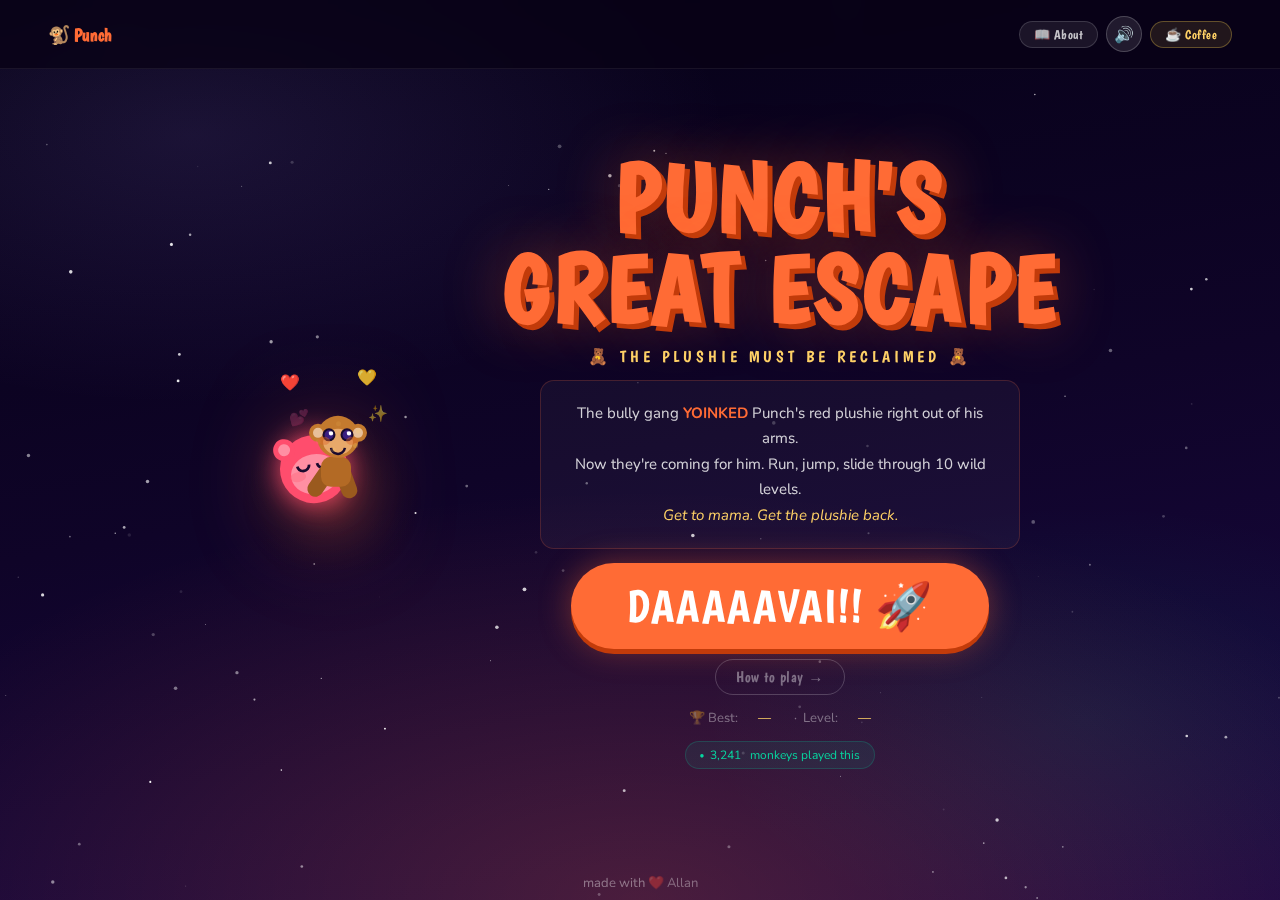
<file: index.html>
<!doctype html>
<html lang="en">
  <head>
    <!--
  ╔══════════════════════════════════════════════╗
  ║  PUNCH'S GREAT ESCAPE — Landing Page        ║
  ║  by Allan (@alton47)                         ║
  ╚══════════════════════════════════════════════╝
-->
    <meta charset="UTF-8" />
    <meta
      name="viewport"
      content="width=device-width, initial-scale=1.0, viewport-fit=cover"
    />
    <title>Punch's Great Escape 🐒 — The Plushie Must Be Reclaimed</title>
    <meta
      name="description"
      content="The bully monkeys YOINKED Punch's red plushie. Help him run, jump and slide through 10 wild levels to get it back. Free browser game."
    />
    <meta property="og:title" content="Punch's Great Escape 🐒" />
    <meta
      property="og:description"
      content="The bully gang yoinked the plushie. 10 levels of pure chaos. Can you get it back?"
    />
    <meta name="twitter:card" content="summary" />
    <link
      rel="icon"
      href="data:image/svg+xml,<svg xmlns='http://www.w3.org/2000/svg' viewBox='0 0 100 100'><circle cx='50' cy='58' r='34' fill='%23c47a2e'/><circle cx='50' cy='46' r='26' fill='%23c47a2e'/><circle cx='24' cy='35' r='11' fill='%23c47a2e'/><circle cx='76' cy='35' r='11' fill='%23c47a2e'/><circle cx='24' cy='35' r='6.5' fill='%23e8c09a'/><circle cx='76' cy='35' r='6.5' fill='%23e8c09a'/><ellipse cx='50' cy='52' rx='18' ry='16' fill='%23e8a96a'/><circle cx='43' cy='41' r='4.5' fill='%231a0a2e'/><circle cx='57' cy='41' r='4.5' fill='%231a0a2e'/><circle cx='44' cy='39' r='1.8' fill='white'/><circle cx='58' cy='39' r='1.8' fill='white'/><ellipse cx='50' cy='58' rx='7' ry='4.5' fill='%23c47a2e'/><circle cx='38' cy='60' r='3.5' fill='%23ff4d6d'/></svg>"
    />
    <link rel="preconnect" href="https://fonts.googleapis.com" />
    <link
      href="https://fonts.googleapis.com/css2?family=Boogaloo&family=Nunito:wght@400;700;900&display=swap"
      rel="stylesheet"
    />
    <link rel="stylesheet" href="style.css" />
    <style>
      /* ── Landing page specific ── */

      /* True fullscreen body — no scroll needed */
      body {
        overflow: hidden;
        height: 100dvh;
      }

      /* Background fills 100% */
      .hero {
        width: 100%;
        height: 100dvh;
        display: flex;
        flex-direction: column;
        align-items: center;
        justify-content: center;
        padding: 70px 20px 50px; /* top clearance for fixed nav */
        gap: 16px;
        position: relative;
        /* Background gradient — covers full screen */
        background:
          radial-gradient(
            ellipse 100% 70% at 50% 100%,
            rgba(255, 107, 53, 0.22) 0%,
            transparent 65%
          ),
          radial-gradient(
            ellipse 70% 50% at 15% 15%,
            rgba(167, 139, 250, 0.12) 0%,
            transparent 60%
          ),
          radial-gradient(
            ellipse 50% 40% at 85% 80%,
            rgba(6, 214, 160, 0.08) 0%,
            transparent 60%
          ),
          linear-gradient(170deg, #050115 0%, #0f0428 50%, #1a0845 100%);
        overflow: hidden;
      }

      /* Animated star canvas behind everything */
      #star-canvas {
        position: absolute;
        inset: 0;
        pointer-events: none;
        z-index: 0;
      }

      /* All hero children above stars */
      .hero > * {
        position: relative;
        z-index: 1;
      }

      /* ── Character art ── */
      #art-canvas {
        display: block;
        /* No fixed width — fluid with clamp */
        width: clamp(140px, 22vw, 220px);
        height: clamp(140px, 22vw, 220px);
        filter: drop-shadow(0 12px 40px rgba(255, 107, 53, 0.35));
        animation: heroFloat 3s ease-in-out infinite;
      }

      @keyframes heroFloat {
        0%,
        100% {
          transform: translateY(0);
        }
        50% {
          transform: translateY(-14px);
        }
      }

      /* ── Title ── */
      .game-title {
        font-size: clamp(42px, 10vw, 96px);
        color: var(--orange);
        text-shadow:
          5px 5px 0 var(--orange-d),
          0 0 60px rgba(255, 107, 53, 0.4);
        line-height: 0.95;
        letter-spacing: 3px;
        text-align: center;
        margin: 0;
        animation: titlePop 0.6s cubic-bezier(0.175, 0.885, 0.32, 1.275) both;
      }

      @keyframes titlePop {
        from {
          opacity: 0;
          transform: scale(0.7) rotate(-2deg);
        }
        to {
          opacity: 1;
          transform: scale(1) rotate(0);
        }
      }

      .game-sub {
        font-size: clamp(11px, 2.2vw, 16px);
        color: var(--yellow);
        letter-spacing: 4px;
        text-align: center;
        animation: fadeIn 0.5s 0.3s both;
      }

      /* ── Story box ── */
      .story {
        max-width: min(480px, 90%);
        background: rgba(255, 255, 255, 0.04);
        border: 1px solid rgba(255, 107, 53, 0.2);
        border-radius: var(--r-md);
        padding: clamp(12px, 2.5vw, 20px) clamp(16px, 3vw, 28px);
        font-family: "Nunito", sans-serif;
        font-size: clamp(12px, 2vw, 15px);
        line-height: 1.7;
        color: rgba(255, 255, 255, 0.82);
        text-align: center;
        animation: fadeIn 0.5s 0.5s both;
      }
      .story strong {
        color: var(--orange);
      }

      /* ── CTA area ── */
      .cta-area {
        display: flex;
        flex-direction: column;
        align-items: center;
        gap: 10px;
        animation: fadeIn 0.5s 0.7s both;
      }

      /* ── Stats row ── */
      .home-stats {
        display: flex;
        gap: 20px;
        align-items: center;
        font-size: clamp(11px, 1.9vw, 13px);
        color: var(--text-dim);
        font-family: "Nunito", sans-serif;
        animation: fadeIn 0.5s 0.9s both;
      }
      .home-stats span {
        color: var(--teal);
        font-weight: 700;
      }
      .home-stats em {
        color: var(--yellow);
        font-style: normal;
      }

      /* ── Player count badge ── */
      .players-live {
        display: flex;
        align-items: center;
        gap: 6px;
        background: rgba(6, 214, 160, 0.08);
        border: 1px solid rgba(6, 214, 160, 0.2);
        border-radius: var(--r-pill);
        padding: 5px 14px;
        font-size: clamp(10px, 1.8vw, 12px);
        font-family: "Nunito", sans-serif;
        color: var(--teal);
        animation: fadeIn 0.5s 1.1s both;
      }
      .players-live::before {
        content: "●";
        color: var(--teal);
        animation: pulse 1.5s ease-in-out infinite;
        font-size: 8px;
      }
      @keyframes pulse {
        0%,
        100% {
          opacity: 1;
        }
        50% {
          opacity: 0.3;
        }
      }

      /* ── Responsive: side-by-side on wider screens ── */
      @media (min-width: 700px) and (orientation: landscape) {
        .hero {
          padding: 60px 40px 40px;
          gap: 12px;
        }
        #art-canvas {
          width: 160px;
          height: 160px;
        }
      }

      @media (min-width: 900px) {
        .hero {
          flex-direction: row;
          flex-wrap: wrap;
          justify-content: center;
          gap: 24px 60px;
        }
        .hero .title-col {
          display: flex;
          flex-direction: column;
          align-items: center;
          gap: 14px;
        }
        #art-canvas {
          width: 220px;
          height: 220px;
        }
      }
    </style>
  </head>
  <body>
    <!-- ── Fixed nav ── -->
    <nav class="top-nav">
      <a href="index.html" class="nav-logo">🐒 Punch</a>
      <div class="nav-links">
        <a href="about.html" class="btn btn-sm">📖 About</a>
        <button
          class="btn-mute"
          id="mute-btn"
          onclick="PunchAudio.toggleMute()"
        >
          🔊
        </button>
        <a
          href="https://buymeacoffee.com/allanito"
          target="_blank"
          class="btn btn-sm"
          style="
            background: rgba(255, 213, 79, 0.1);
            border-color: rgba(255, 213, 79, 0.3);
            color: var(--yellow);
          "
          >☕ Coffee</a
        >
      </div>
    </nav>

    <!-- ── Hero / main ── -->
    <main class="hero">
      <canvas id="star-canvas"></canvas>

      <canvas id="art-canvas" width="220" height="220"></canvas>

      <div class="title-col flex-col gap-md">
        <h1 class="game-title">PUNCH'S<br />GREAT ESCAPE</h1>
        <p class="game-sub">🧸 THE PLUSHIE MUST BE RECLAIMED 🧸</p>

        <div class="story">
          The bully gang <strong>YOINKED</strong> Punch's red plushie right out
          of his arms.<br />
          Now they're coming for him. Run, jump, slide through 10 wild
          levels.<br />
          <em style="color: var(--yellow)"
            >Get to mama. Get the plushie back.</em
          >
        </div>

        <div class="cta-area">
          <a
            href="game.html"
            class="btn btn-primary"
            onclick="PunchAudio.onPlay()"
          >
            DAAAAAVAI!! 🚀
          </a>
          <a href="about.html" class="btn btn-ghost">How to play →</a>
        </div>

        <div class="home-stats">
          🏆 Best: <em id="best-score">—</em> &nbsp;·&nbsp; Level:
          <em id="best-level">—</em>
        </div>

        <div class="players-live">
          <span id="play-count">3,241</span>&nbsp;monkeys played this
        </div>
      </div>
    </main>

    <footer class="page-footer">
      made with ❤️
      <a href="https://github.com/alton47" target="_blank">Allan</a>
    </footer>

    <script src="game.js"></script>
    <script>
      // ── Load persisted best + play count ──
      (function () {
        try {
          const bs = localStorage.getItem("pm_best");
          const bl = localStorage.getItem("pm_bestlv");
          const pc = parseInt(localStorage.getItem("pm_plays") || "0");
          if (bs)
            document.getElementById("best-score").textContent =
              parseInt(bs).toLocaleString();
          if (bl) document.getElementById("best-level").textContent = bl;
          document.getElementById("play-count").textContent = (
            3241 + pc
          ).toLocaleString();
        } catch (e) {}
      })();

      // ── Star canvas background ──
      (function () {
        const c = document.getElementById("star-canvas");
        const ctx = c.getContext("2d");
        let w, h;
        const stars = [];

        function resize() {
          w = c.width = window.innerWidth;
          h = c.height = window.innerHeight;
        }

        function init() {
          resize();
          stars.length = 0;
          for (let i = 0; i < 120; i++) {
            stars.push({
              x: Math.random() * w,
              y: Math.random() * h,
              r: Math.random() * 1.5 + 0.4,
              a: Math.random(),
              da: (Math.random() - 0.5) * 0.008,
            });
          }
        }

        function draw() {
          ctx.clearRect(0, 0, w, h);
          for (const s of stars) {
            s.a = Math.max(0.1, Math.min(1, s.a + s.da));
            if (s.a <= 0.1 || s.a >= 1) s.da *= -1;
            ctx.globalAlpha = s.a;
            ctx.fillStyle = "white";
            ctx.beginPath();
            ctx.arc(s.x, s.y, s.r, 0, Math.PI * 2);
            ctx.fill();
          }
          ctx.globalAlpha = 1;
          requestAnimationFrame(draw);
        }

        window.addEventListener("resize", init);
        init();
        draw();
      })();

      // ── Title art: Punch hugging plushie ──
      (function () {
        const c = document.getElementById("art-canvas");
        const x = c.getContext("2d");
        const W = c.width,
          H = c.height;

        function drawArt(tick) {
          x.clearRect(0, 0, W, H);
          const breath = Math.sin(tick * 0.04) * 3;
          const cx = W / 2,
            cy = H / 2 + 18;

          // Warm ambient glow beneath
          const gl = x.createRadialGradient(cx, cy + 20, 0, cx, cy + 20, 90);
          gl.addColorStop(0, "rgba(255,100,50,.22)");
          gl.addColorStop(1, "transparent");
          x.fillStyle = gl;
          x.fillRect(0, 0, W, H);

          // ── Plushie (red, front, tilted) ──
          x.save();
          x.translate(cx - 18, cy - 10 + breath * 0.4);
          x.rotate(-0.18);
          x.shadowColor = "#ff4d6d";
          x.shadowBlur = 28;
          x.fillStyle = "#ff4d6d";
          x.beginPath();
          x.arc(0, 0, 34, 0, Math.PI * 2);
          x.fill();
          x.shadowBlur = 0;
          x.fillStyle = "#ff8fa3";
          x.beginPath();
          x.ellipse(0, 5, 24, 20, 0, 0, Math.PI * 2);
          x.fill();
          // Plushie ears
          x.fillStyle = "#ff4d6d";
          x.beginPath();
          x.arc(-26, -24, 11, 0, Math.PI * 2);
          x.arc(22, -26, 11, 0, Math.PI * 2);
          x.fill();
          x.fillStyle = "#ff8fa3";
          x.beginPath();
          x.arc(-26, -24, 6, 0, Math.PI * 2);
          x.arc(22, -26, 6, 0, Math.PI * 2);
          x.fill();
          // Plushie closed happy eyes
          x.strokeStyle = "#1a0a2e";
          x.lineWidth = 2.8;
          x.beginPath();
          x.arc(-10, -6, 6, 0.1, Math.PI - 0.1);
          x.stroke();
          x.beginPath();
          x.arc(10, -6, 6, 0.1, Math.PI - 0.1);
          x.stroke();
          // Plushie blush
          x.fillStyle = "rgba(255,100,120,.4)";
          x.beginPath();
          x.ellipse(-17, 5, 8, 5, 0, 0, Math.PI * 2);
          x.ellipse(17, 5, 8, 5, 0, 0, Math.PI * 2);
          x.fill();
          x.restore();

          // ── Punch arms around plushie ──
          x.save();
          x.translate(cx + 4, cy - 24 + breath);
          x.fillStyle = "#9a5a1e";
          // Left arm
          x.save();
          x.rotate(0.6);
          x.beginPath();
          x.roundRect(-7, 8, 16, 38, 8);
          x.fill();
          x.restore();
          // Right arm
          x.save();
          x.rotate(-0.35);
          x.beginPath();
          x.roundRect(-7, 8, 16, 36, 8);
          x.fill();
          x.restore();

          // Body
          x.fillStyle = "#b36a25";
          x.beginPath();
          x.roundRect(-15, 0, 30, 30, 10);
          x.fill();

          // ── Head ──
          x.fillStyle = "#c47a2e";
          x.beginPath();
          x.arc(2, -20, 21, 0, Math.PI * 2);
          x.fill();
          // Face
          x.fillStyle = "#e8a96a";
          x.beginPath();
          x.ellipse(2, -15, 15, 13, 0, 0, Math.PI * 2);
          x.fill();
          // Ears
          x.fillStyle = "#c47a2e";
          x.beginPath();
          x.arc(-18, -24, 9, 0, Math.PI * 2);
          x.arc(22, -24, 9, 0, Math.PI * 2);
          x.fill();
          x.fillStyle = "#e8c09a";
          x.beginPath();
          x.arc(-18, -24, 5, 0, Math.PI * 2);
          x.arc(22, -24, 5, 0, Math.PI * 2);
          x.fill();

          // BIG hopeful eyes (alive, feathery highlight)
          x.fillStyle = "#1a0a2e";
          x.beginPath();
          x.arc(-7, -22, 6.5, 0, Math.PI * 2);
          x.arc(11, -22, 6.5, 0, Math.PI * 2);
          x.fill();
          // Iris
          x.fillStyle = "#3a1e80";
          x.beginPath();
          x.arc(-7, -22, 4.5, 0, Math.PI * 2);
          x.arc(11, -22, 4.5, 0, Math.PI * 2);
          x.fill();
          // Shine
          x.fillStyle = "white";
          x.beginPath();
          x.arc(-5, -23.5, 2.2, 0, Math.PI * 2);
          x.arc(13, -23.5, 2.2, 0, Math.PI * 2);
          x.fill();
          x.fillStyle = "rgba(255,255,255,.55)";
          x.beginPath();
          x.arc(-6.5, -24.5, 0.9, 0, Math.PI * 2);
          x.arc(11.5, -24.5, 0.9, 0, Math.PI * 2);
          x.fill();

          // Smile
          x.strokeStyle = "#1a0a2e";
          x.lineWidth = 2.5;
          x.beginPath();
          x.arc(2, -10, 7, 0.15, Math.PI - 0.15);
          x.stroke();

          // Blush
          x.fillStyle = "rgba(220,100,40,.42)";
          x.beginPath();
          x.ellipse(-12, -16, 6, 4, 0, 0, Math.PI * 2);
          x.ellipse(16, -16, 6, 4, 0, 0, Math.PI * 2);
          x.fill();

          // Feather / tufts
          const tuftDist = 2 + Math.sin(tick * 0.09) * 1;
          for (let i = 0; i < 6; i++) {
            const ang = (i / 6) * Math.PI * 2 + tick * 0.02;
            const dist = 22 + Math.sin(tick * 0.07 + i) * 3;
            const fx = dist * Math.cos(ang);
            const fy = -20 + dist * Math.sin(ang) * 0.6;
            x.globalAlpha = 0.15 + 0.12 * Math.sin(tick * 0.06 + i);
            x.fillStyle = "#ffd166";
            x.beginPath();
            x.arc(fx, fy, 2.5, 0, Math.PI * 2);
            x.fill();
          }
          x.globalAlpha = 1;
          x.restore();

          // Floating hearts + sparkles
          const items = ["❤️", "💛", "✨", "💕"];
          x.font = "16px serif";
          x.textAlign = "center";
          const offsets = [
            { xi: -0.38, yi: -0.68, t: 0 },
            { xi: 0.32, yi: -0.72, t: 0.9 },
            { xi: 0.42, yi: -0.45, t: 1.8 },
            { xi: -0.3, yi: -0.42, t: 2.7 },
          ];
          offsets.forEach((o, i) => {
            x.globalAlpha = 0.6 + 0.4 * Math.sin(tick * 0.05 + o.t);
            x.fillText(items[i], cx + o.xi * W * 0.5, cy + o.yi * H * 0.6);
          });
          x.globalAlpha = 1;
        }

        let tick = 0;
        function loop() {
          drawArt(tick++);
          requestAnimationFrame(loop);
        }
        loop();
      })();
    </script>
  </body>
</html>
</file>
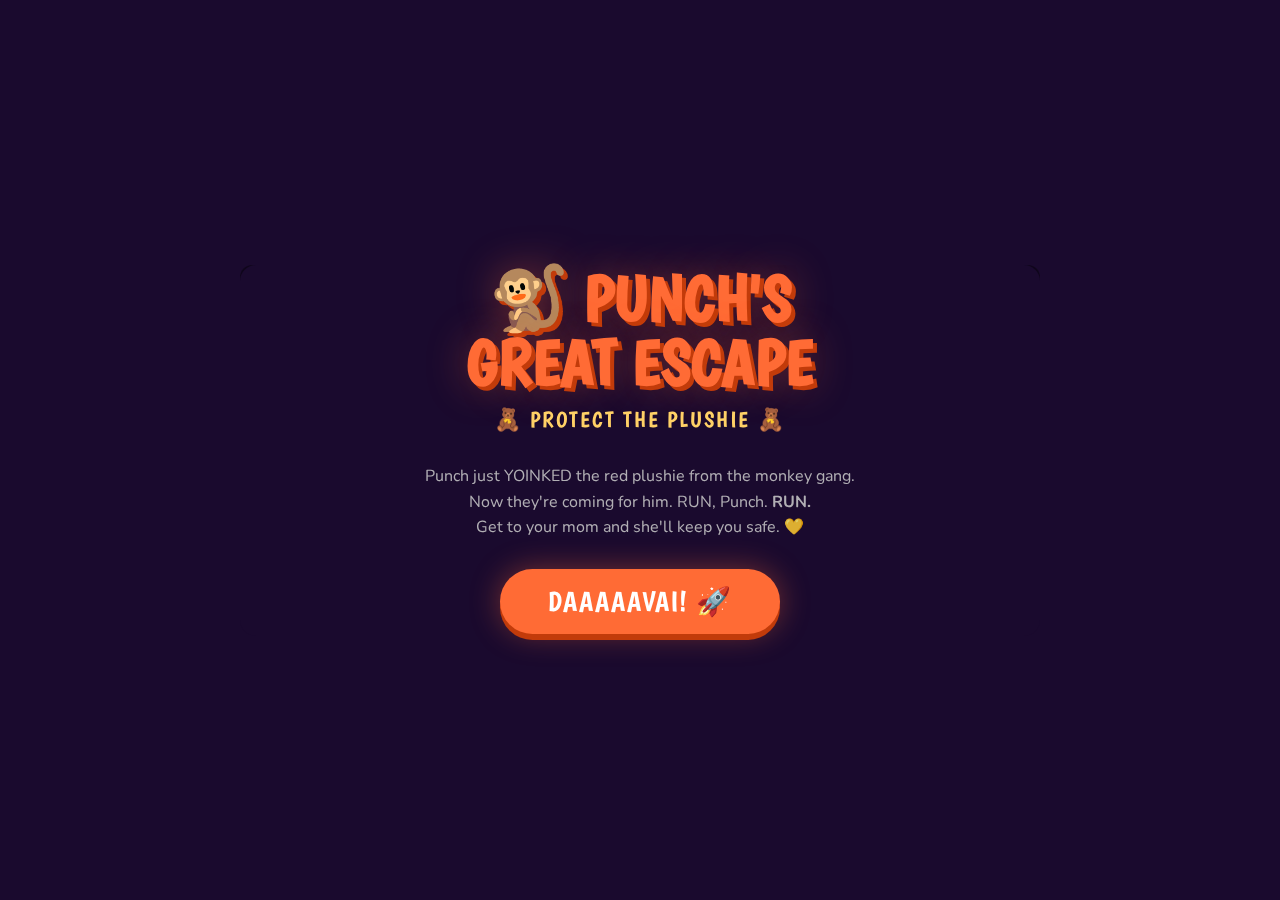
<file: 101.htm>
<!doctype html>
<html lang="en">
  <head>
    <meta charset="UTF-8" />
    <meta name="viewport" content="width=device-width, initial-scale=1.0" />
    <title>PUNCH'S GREAT ESCAPE 🐒</title>
    <style>
      @import url("https://fonts.googleapis.com/css2?family=Boogaloo&family=Nunito:wght@400;700;900&display=swap");

      * {
        margin: 0;
        padding: 0;
        box-sizing: border-box;
      }

      body {
        background: #1a0a2e;
        display: flex;
        flex-direction: column;
        align-items: center;
        justify-content: center;
        height: 100vh;
        overflow: hidden;
        font-family: "Boogaloo", cursive;
      }

      #game-wrapper {
        position: relative;
        width: 800px;
      }

      #title-screen {
        position: absolute;
        inset: 0;
        display: flex;
        flex-direction: column;
        align-items: center;
        justify-content: center;
        z-index: 100;
        background: #1a0a2e;
        border-radius: 16px;
      }

      #title-screen h1 {
        font-size: 64px;
        color: #ff6b35;
        text-shadow:
          4px 4px 0 #c23b0a,
          0 0 40px #ff6b3566;
        line-height: 1;
        text-align: center;
      }

      #title-screen .subtitle {
        font-size: 22px;
        color: #ffd166;
        margin: 12px 0 32px;
        letter-spacing: 2px;
      }

      .story-text {
        font-size: 16px;
        color: #ccc;
        font-family: "Nunito", sans-serif;
        text-align: center;
        max-width: 500px;
        line-height: 1.6;
        margin-bottom: 28px;
        opacity: 0.85;
      }

      #start-btn {
        background: #ff6b35;
        color: white;
        border: none;
        padding: 16px 48px;
        font-size: 28px;
        font-family: "Boogaloo", cursive;
        border-radius: 50px;
        cursor: pointer;
        box-shadow:
          0 6px 0 #c23b0a,
          0 0 30px #ff6b3566;
        transition:
          transform 0.1s,
          box-shadow 0.1s;
        letter-spacing: 1px;
      }

      #start-btn:hover {
        transform: translateY(-3px);
        box-shadow:
          0 9px 0 #c23b0a,
          0 0 40px #ff6b35aa;
      }
      #start-btn:active {
        transform: translateY(3px);
        box-shadow: 0 3px 0 #c23b0a;
      }

      #hud {
        display: flex;
        justify-content: space-between;
        align-items: center;
        padding: 8px 16px;
        color: white;
        font-size: 22px;
        background: rgba(0, 0, 0, 0.4);
        border-radius: 12px 12px 0 0;
      }

      #hud .hearts span {
        font-size: 20px;
      }
      #score-display {
        color: #ffd166;
      }
      #progress-bar-wrap {
        width: 200px;
        height: 12px;
        background: rgba(255, 255, 255, 0.15);
        border-radius: 6px;
        overflow: hidden;
      }
      #progress-bar {
        height: 100%;
        background: linear-gradient(90deg, #06d6a0, #ffd166);
        border-radius: 6px;
        transition: width 0.3s;
        width: 0%;
      }

      #canvas {
        display: block;
        border-radius: 0 0 12px 12px;
      }

      #controls-hint {
        color: rgba(255, 255, 255, 0.4);
        font-size: 14px;
        font-family: "Nunito", sans-serif;
        margin-top: 10px;
        text-align: center;
      }

      #game-over-screen,
      #win-screen {
        position: absolute;
        inset: 0;
        display: none;
        flex-direction: column;
        align-items: center;
        justify-content: center;
        z-index: 50;
        background: rgba(15, 5, 30, 0.92);
        border-radius: 16px;
      }

      #game-over-screen h2 {
        font-size: 52px;
        color: #ff4d6d;
        text-shadow: 3px 3px 0 #7b0020;
      }
      #win-screen h2 {
        font-size: 48px;
        color: #06d6a0;
        text-shadow: 3px 3px 0 #02705a;
      }

      .end-score {
        font-size: 28px;
        color: #ffd166;
        margin: 12px 0 24px;
      }

      .restart-btn {
        background: #06d6a0;
        color: #1a0a2e;
        border: none;
        padding: 14px 40px;
        font-size: 24px;
        font-family: "Boogaloo", cursive;
        border-radius: 50px;
        cursor: pointer;
        box-shadow: 0 5px 0 #028a66;
        transition: transform 0.1s;
      }

      .restart-btn:hover {
        transform: translateY(-2px);
      }
      .restart-btn:active {
        transform: translateY(2px);
        box-shadow: 0 2px 0 #028a66;
      }

      .win-msg {
        font-size: 20px;
        color: #fff;
        font-family: "Nunito", sans-serif;
        text-align: center;
        max-width: 420px;
        line-height: 1.6;
        margin: 10px 0 20px;
        opacity: 0.9;
      }
    </style>
  </head>
  <body>
    <div id="game-wrapper">
      <div id="title-screen">
        <h1>🐒 PUNCH'S<br />GREAT ESCAPE</h1>
        <p class="subtitle">🧸 PROTECT THE PLUSHIE 🧸</p>
        <p class="story-text">
          Punch just YOINKED the red plushie from the monkey gang.<br />
          Now they're coming for him. RUN, Punch. <strong>RUN.</strong><br />
          Get to your mom and she'll keep you safe. 💛
        </p>
        <button id="start-btn" onclick="startGame()">DAAAAAVAI! 🚀</button>
      </div>

      <div id="game-over-screen">
        <h2>💀 GOT CAUGHT</h2>
        <p class="end-score" id="go-score">Score: 0</p>
        <p
          style="
            color: #ccc;
            font-family: Nunito, sans-serif;
            font-size: 16px;
            margin-bottom: 20px;
          "
        >
          The monkeys took the plushie back... for now.
        </p>
        <button class="restart-btn" onclick="restartGame()">
          TRY AGAIN 🐒
        </button>
      </div>

      <div id="win-screen">
        <h2>🎉 SAFE AT LAST!</h2>
        <p class="win-msg">
          Punch made it to his mama! She tucked him in and he fell asleep
          cuddling his little red plushie. 🧸💤<br /><br />The monkey gang never
          bothered him again.
        </p>
        <p class="end-score" id="win-score">Score: 0</p>
        <button class="restart-btn" onclick="restartGame()">
          PLAY AGAIN 🌙
        </button>
      </div>

      <div id="hud">
        <div class="hearts" id="hearts">❤️❤️❤️</div>
        <div id="score-display">0 pts</div>
        <div id="progress-bar-wrap"><div id="progress-bar"></div></div>
      </div>
      <canvas id="canvas" width="800" height="300"></canvas>
      <p id="controls-hint">
        SPACE / ↑ = Jump &nbsp;|&nbsp; ↓ = Slide &nbsp;|&nbsp; Double jump
        supported!
      </p>
    </div>

    <script>
      const canvas = document.getElementById("canvas");
      const ctx = canvas.getContext("2d");

      const W = canvas.width;
      const H = canvas.height;
      const GROUND = H - 60;

      // === GAME STATE ===
      let state = "idle"; // idle | playing | over | win
      let score = 0;
      let distance = 0;
      let winDistance = 4000;
      let lives = 3;
      let speed = 5;
      let frame = 0;
      let hitCooldown = 0;
      let particles = [];

      // === BG LAYERS ===
      let bgLayers = [
        { x: 0, speed: 0.5, color: "#2d1b69", stars: generateStars(30) },
        { x: 0, speed: 1.5, trees: generateTrees(8, 160, 220) },
        { x: 0, speed: 2.5, trees: generateTrees(6, 80, 130) },
      ];

      function generateStars(n) {
        let s = [];
        for (let i = 0; i < n; i++)
          s.push({
            x: Math.random() * W,
            y: Math.random() * H * 0.6,
            r: Math.random() * 2 + 0.5,
          });
        return s;
      }

      function generateTrees(n, minH, maxH) {
        let t = [];
        for (let i = 0; i < n; i++) {
          t.push({
            x: (W / n) * i + Math.random() * 80,
            h: minH + Math.random() * (maxH - minH),
          });
        }
        return t;
      }

      // === PUNCH ===
      let punch = {
        x: 120,
        y: GROUND,
        w: 44,
        h: 50,
        vy: 0,
        jumping: false,
        jumpCount: 0,
        sliding: false,
        slideTimer: 0,
        animFrame: 0,
        animTimer: 0,
        get top() {
          return this.y - (this.sliding ? this.h * 0.5 : this.h);
        },
        get bottom() {
          return this.y;
        },
        get right() {
          return this.x + this.w;
        },
        get hitH() {
          return this.sliding ? this.h * 0.5 : this.h;
        },
        get hitY() {
          return this.y - this.hitH;
        },
      };

      // === OBSTACLES ===
      let obstacles = [];
      let obsCooldown = 80;

      // === COLLECTIBLES (bananas) ===
      let collectibles = [];
      let colCooldown = 120;

      // === INPUT ===
      const keys = {};
      document.addEventListener("keydown", (e) => {
        if (keys[e.code]) return;
        keys[e.code] = true;

        if (state !== "playing") return;

        if (e.code === "Space" || e.code === "ArrowUp") {
          e.preventDefault();
          doJump();
        }
        if (e.code === "ArrowDown") {
          e.preventDefault();
          doSlide();
        }
      });
      document.addEventListener("keyup", (e) => {
        keys[e.code] = false;
        if (e.code === "ArrowDown" && punch.sliding) {
          punch.sliding = false;
          punch.slideTimer = 0;
        }
      });

      // Touch controls
      canvas.addEventListener("touchstart", (e) => {
        e.preventDefault();
        const t = e.touches[0];
        if (t.clientY < canvas.getBoundingClientRect().top + H * 0.5) doJump();
        else doSlide();
      });
      canvas.addEventListener("touchend", (e) => {
        e.preventDefault();
        punch.sliding = false;
      });

      function doJump() {
        if (punch.jumpCount < 2) {
          punch.vy = punch.jumpCount === 0 ? -14 : -11;
          punch.jumping = true;
          punch.jumpCount++;
          punch.sliding = false;
          spawnParticles(punch.x + punch.w / 2, punch.y, "#ffd166", 5);
        }
      }

      function doSlide() {
        if (!punch.jumping) {
          punch.sliding = true;
          punch.slideTimer = 40;
        }
      }

      // === OBSTACLE TYPES ===
      // type: 'slider' (low, duck it) | 'jumper' (mid, jump it) | 'thrower' (high, slide under?)
      function spawnObstacle() {
        let r = Math.random();
        let type, y, w, h, color;

        if (r < 0.4) {
          // Slider: runs low, you must jump
          type = "slider";
          h = 30;
          w = 48;
          y = GROUND;
          color = "#ef476f";
        } else if (r < 0.75) {
          // Jumper: leaps at mid height, jump over
          type = "jumper";
          h = 44;
          w = 44;
          y = GROUND;
          color = "#ff9f1c";
        } else {
          // Vine: low hanging, you must slide
          type = "vine";
          h = 60;
          w = 18;
          y = GROUND - 80;
          color = "#06d6a0";
        }

        obstacles.push({ type, x: W + 20, y, w, h, color, animFrame: 0 });
      }

      function spawnCollectible() {
        collectibles.push({
          x: W + 20,
          y: GROUND - 60 - Math.random() * 50,
          r: 10,
          collected: false,
        });
      }

      // === PARTICLES ===
      function spawnParticles(x, y, color, n = 8) {
        for (let i = 0; i < n; i++) {
          particles.push({
            x,
            y,
            vx: (Math.random() - 0.5) * 5,
            vy: -Math.random() * 5 - 1,
            life: 40 + Math.random() * 20,
            maxLife: 60,
            color,
            r: 3 + Math.random() * 4,
          });
        }
      }

      // === UPDATE ===
      function update() {
        frame++;
        distance += speed;
        score += Math.floor(speed * 0.1);
        speed = 5 + Math.min(distance / 800, 7);

        if (hitCooldown > 0) hitCooldown--;

        // Progress
        let prog = Math.min(distance / winDistance, 1);
        document.getElementById("progress-bar").style.width = prog * 100 + "%";

        // Win condition
        if (distance >= winDistance) {
          triggerWin();
          return;
        }

        // BG parallax
        for (let l of bgLayers) {
          l.x -= l.speed;
          if (l.trees) {
            for (let t of l.trees) {
              t.x -= l.speed;
              if (t.x < -50) t.x = W + 50;
            }
          }
        }

        // Punch physics
        if (punch.sliding) {
          punch.slideTimer--;
          if (punch.slideTimer <= 0) punch.sliding = false;
        }

        punch.vy += 0.7;
        punch.y += punch.vy;

        if (punch.y >= GROUND) {
          punch.y = GROUND;
          punch.vy = 0;
          punch.jumping = false;
          punch.jumpCount = 0;
        }

        // Punch animation
        punch.animTimer++;
        if (punch.animTimer > 8) {
          punch.animTimer = 0;
          punch.animFrame = (punch.animFrame + 1) % 4;
        }

        // Spawn obstacles
        obsCooldown--;
        if (obsCooldown <= 0) {
          spawnObstacle();
          obsCooldown = 50 + Math.random() * 80;
        }

        // Spawn collectibles
        colCooldown--;
        if (colCooldown <= 0) {
          spawnCollectible();
          colCooldown = 80 + Math.random() * 80;
        }

        // Move obstacles
        for (let i = obstacles.length - 1; i >= 0; i--) {
          let o = obstacles[i];
          o.x -= speed;
          o.animFrame = frame % 16 < 8 ? 0 : 1;

          // Collision
          if (hitCooldown === 0) {
            let px = punch.x + 8,
              pw = punch.w - 16;
            let py = punch.hitY + 6,
              ph = punch.hitH - 10;

            let ox = o.x + 6,
              ow = o.w - 12;
            let oy = o.type === "vine" ? o.y : o.y - o.h + 6,
              oh = o.h - 10;

            if (px < ox + ow && px + pw > ox && py < oy + oh && py + ph > oy) {
              takeDamage();
            }
          }

          if (o.x < -80) obstacles.splice(i, 1);
        }

        // Move collectibles
        for (let i = collectibles.length - 1; i >= 0; i--) {
          let c = collectibles[i];
          c.x -= speed;
          if (!c.collected) {
            let px = punch.x + 8,
              pw = punch.w - 16;
            let py = punch.hitY,
              ph = punch.hitH;
            if (
              px < c.x + c.r &&
              px + pw > c.x - c.r &&
              py < c.y + c.r &&
              py + ph > c.y - c.r
            ) {
              c.collected = true;
              score += 50;
              spawnParticles(c.x, c.y, "#ffd166", 10);
            }
          }
          if (c.x < -20) collectibles.splice(i, 1);
        }

        // Particles
        for (let i = particles.length - 1; i >= 0; i--) {
          let p = particles[i];
          p.x += p.vx;
          p.y += p.vy;
          p.vy += 0.2;
          p.life--;
          if (p.life <= 0) particles.splice(i, 1);
        }

        // Update HUD
        document.getElementById("score-display").textContent = score + " pts";
      }

      function takeDamage() {
        lives--;
        hitCooldown = 90;
        spawnParticles(
          punch.x + punch.w / 2,
          punch.y - punch.h / 2,
          "#ff4d6d",
          15,
        );
        let h = "";
        for (let i = 0; i < lives; i++) h += "❤️";
        for (let i = lives; i < 3; i++) h += "🖤";
        document.getElementById("hearts").textContent = h || "💀";
        if (lives <= 0) triggerGameOver();
      }

      // === DRAW ===
      function drawBackground() {
        // Sky gradient
        let grad = ctx.createLinearGradient(0, 0, 0, H);
        grad.addColorStop(0, "#0d0426");
        grad.addColorStop(1, "#2d1b69");
        ctx.fillStyle = grad;
        ctx.fillRect(0, 0, W, H);

        // Stars
        let l0 = bgLayers[0];
        ctx.fillStyle = "rgba(255,255,255,0.7)";
        for (let s of l0.stars) {
          ctx.beginPath();
          ctx.arc((((s.x - l0.x * 0.5) % W) + W) % W, s.y, s.r, 0, Math.PI * 2);
          ctx.fill();
        }

        // Moon
        ctx.fillStyle = "#ffd166";
        ctx.shadowColor = "#ffd16688";
        ctx.shadowBlur = 20;
        ctx.beginPath();
        ctx.arc(680, 50, 28, 0, Math.PI * 2);
        ctx.fill();
        ctx.shadowBlur = 0;

        // Far trees
        let l1 = bgLayers[1];
        ctx.fillStyle = "#1a0a3e";
        for (let t of l1.trees) {
          drawTree(
            ((((t.x - l1.x) % (W + 100)) + W + 100) % (W + 100)) - 100,
            GROUND,
            t.h,
          );
        }

        // Near trees
        let l2 = bgLayers[2];
        ctx.fillStyle = "#150834";
        for (let t of l2.trees) {
          drawTree(
            ((((t.x - l2.x) % (W + 100)) + W + 100) % (W + 100)) - 100,
            GROUND,
            t.h,
          );
        }

        // Ground
        let ggrad = ctx.createLinearGradient(0, GROUND, 0, H);
        ggrad.addColorStop(0, "#3d2b0a");
        ggrad.addColorStop(1, "#1f1507");
        ctx.fillStyle = ggrad;
        ctx.fillRect(0, GROUND, W, H - GROUND);

        // Ground line detail
        ctx.strokeStyle = "#5a3f10";
        ctx.lineWidth = 2;
        ctx.beginPath();
        ctx.moveTo(0, GROUND);
        ctx.lineTo(W, GROUND);
        ctx.stroke();

        // Running ground marks
        ctx.strokeStyle = "rgba(90,63,16,0.5)";
        ctx.lineWidth = 1;
        let markSpacing = 80;
        let offset = (frame * speed * 0.5) % markSpacing;
        for (let x = -offset; x < W; x += markSpacing) {
          ctx.beginPath();
          ctx.moveTo(x, GROUND + 10);
          ctx.lineTo(x + 30, GROUND + 10);
          ctx.stroke();
        }
      }

      function drawTree(x, baseY, h) {
        // trunk
        ctx.fillRect(x - 8, baseY - h * 0.4, 16, h * 0.4);
        // canopy
        ctx.beginPath();
        ctx.arc(x, baseY - h * 0.5, h * 0.4, 0, Math.PI * 2);
        ctx.fill();
      }

      function drawPunch() {
        let x = punch.x;
        let y = punch.y;
        let bobY = punch.jumping ? 0 : Math.sin(frame * 0.25) * 2;
        let isSliding = punch.sliding;
        let flash = hitCooldown > 0 && Math.floor(hitCooldown / 6) % 2 === 0;

        if (flash) {
          ctx.globalAlpha = 0.3;
        }

        ctx.save();
        ctx.translate(x + punch.w / 2, y + bobY);
        if (isSliding) ctx.scale(1, 0.5);

        // Shadow
        ctx.globalAlpha = flash ? 0.1 : 0.3;
        ctx.fillStyle = "#000";
        ctx.beginPath();
        ctx.ellipse(0, 2, 22, 8, 0, 0, Math.PI * 2);
        ctx.fill();
        ctx.globalAlpha = flash ? 0.3 : 1;

        // Body
        ctx.fillStyle = "#c47a2e";
        ctx.beginPath();
        ctx.roundRect(-16, -42, 32, 34, 8);
        ctx.fill();

        // Belly
        ctx.fillStyle = "#e8a96a";
        ctx.beginPath();
        ctx.ellipse(0, -30, 10, 12, 0, 0, Math.PI * 2);
        ctx.fill();

        // Head
        ctx.fillStyle = "#c47a2e";
        ctx.beginPath();
        ctx.arc(0, -50, 16, 0, Math.PI * 2);
        ctx.fill();

        // Face
        ctx.fillStyle = "#e8a96a";
        ctx.beginPath();
        ctx.ellipse(0, -46, 11, 10, 0, 0, Math.PI * 2);
        ctx.fill();

        // Eyes
        ctx.fillStyle = "#1a0a2e";
        ctx.beginPath();
        ctx.arc(-5, -52, 3, 0, Math.PI * 2);
        ctx.arc(5, -52, 3, 0, Math.PI * 2);
        ctx.fill();

        // Eye shine
        ctx.fillStyle = "white";
        ctx.beginPath();
        ctx.arc(-4, -53, 1, 0, Math.PI * 2);
        ctx.arc(6, -53, 1, 0, Math.PI * 2);
        ctx.fill();

        // Smile
        ctx.strokeStyle = "#1a0a2e";
        ctx.lineWidth = 2;
        ctx.beginPath();
        ctx.arc(0, -42, 5, 0.2, Math.PI - 0.2);
        ctx.stroke();

        // Ears
        ctx.fillStyle = "#c47a2e";
        ctx.beginPath();
        ctx.arc(-15, -52, 7, 0, Math.PI * 2);
        ctx.arc(15, -52, 7, 0, Math.PI * 2);
        ctx.fill();
        ctx.fillStyle = "#e8c09a";
        ctx.beginPath();
        ctx.arc(-15, -52, 4, 0, Math.PI * 2);
        ctx.arc(15, -52, 4, 0, Math.PI * 2);
        ctx.fill();

        // Plushie (red)
        ctx.fillStyle = "#ff4d6d";
        let punchArmX = -18;
        let punchArmY = -28;
        ctx.beginPath();
        ctx.arc(punchArmX, punchArmY, 10, 0, Math.PI * 2);
        ctx.fill();
        ctx.fillStyle = "#ff8fa3";
        ctx.beginPath();
        ctx.arc(punchArmX - 2, punchArmY - 3, 4, 0, Math.PI * 2);
        ctx.fill();
        // plushie ears
        ctx.fillStyle = "#ff4d6d";
        ctx.beginPath();
        ctx.arc(punchArmX - 7, punchArmY - 8, 4, 0, Math.PI * 2);
        ctx.arc(punchArmX + 3, punchArmY - 10, 4, 0, Math.PI * 2);
        ctx.fill();

        // Running legs
        let legCycle = punch.jumping ? 0 : Math.sin(frame * 0.4) * 12;
        ctx.fillStyle = "#c47a2e";
        ctx.beginPath();
        ctx.roundRect(-12, -10, 10, 14, 4);
        ctx.roundRect(2, -10, 10, 14, 4);
        ctx.fill();
        // feet
        ctx.fillStyle = "#a05a1e";
        ctx.beginPath();
        ctx.ellipse(-7, 5, 8, 5, legCycle * 0.03, 0, Math.PI * 2);
        ctx.ellipse(7, 5, 8, 5, -legCycle * 0.03, 0, Math.PI * 2);
        ctx.fill();

        ctx.restore();
        ctx.globalAlpha = 1;
      }

      function drawObstacle(o) {
        ctx.save();
        ctx.translate(o.x + o.w / 2, 0);

        if (o.type === "vine") {
          // Hanging vine / branch
          ctx.fillStyle = "#06d6a0";
          ctx.fillRect(-o.w / 2, o.y - 8, o.w, 8);
          // leaves
          for (let i = 0; i < 3; i++) {
            let lx = -o.w / 2 + i * (o.w / 2) + 4;
            ctx.fillStyle = i % 2 === 0 ? "#06d6a0" : "#05b386";
            ctx.beginPath();
            ctx.ellipse(lx, o.y - 16 - i * 8, 8, 14, 0.3, 0, Math.PI * 2);
            ctx.fill();
          }
          // "DUCK!" label
          ctx.fillStyle = "#fff";
          ctx.font = "bold 11px Boogaloo, cursive";
          ctx.textAlign = "center";
          ctx.fillText("DUCK!", 0, o.y - o.h + 10);
        } else if (o.type === "slider") {
          // Low sliding monkey
          let bob = o.animFrame === 0 ? 0 : 2;
          let gy = o.y + bob;

          ctx.fillStyle = "#ef476f";
          // body low
          ctx.beginPath();
          ctx.roundRect(-o.w / 2, gy - 20, o.w, 20, 6);
          ctx.fill();
          // head
          ctx.fillStyle = "#ff7096";
          ctx.beginPath();
          ctx.arc(-o.w / 2 + 12, gy - 28, 12, 0, Math.PI * 2);
          ctx.fill();
          // angry eyes
          ctx.fillStyle = "white";
          ctx.beginPath();
          ctx.arc(-o.w / 2 + 8, gy - 31, 4, 0, Math.PI * 2);
          ctx.arc(-o.w / 2 + 16, gy - 31, 4, 0, Math.PI * 2);
          ctx.fill();
          ctx.fillStyle = "#1a0a2e";
          ctx.beginPath();
          ctx.arc(-o.w / 2 + 9, gy - 30, 2.5, 0, Math.PI * 2);
          ctx.arc(-o.w / 2 + 17, gy - 30, 2.5, 0, Math.PI * 2);
          ctx.fill();
          // angry brows
          ctx.strokeStyle = "#1a0a2e";
          ctx.lineWidth = 2.5;
          ctx.beginPath();
          ctx.moveTo(-o.w / 2 + 5, gy - 36);
          ctx.lineTo(-o.w / 2 + 13, gy - 33);
          ctx.moveTo(-o.w / 2 + 13, gy - 36);
          ctx.lineTo(-o.w / 2 + 20, gy - 33);
          ctx.stroke();
          // mouth
          ctx.strokeStyle = "#1a0a2e";
          ctx.lineWidth = 2;
          ctx.beginPath();
          ctx.arc(-o.w / 2 + 12, gy - 24, 4, 0, Math.PI);
          ctx.stroke();

          // JUMP label
          ctx.fillStyle = "#fff";
          ctx.font = "bold 11px Boogaloo";
          ctx.textAlign = "center";
          ctx.fillText("JUMP!", 0, gy - 42);
        } else {
          // Jumper monkey - upright
          let bob = o.animFrame === 0 ? 0 : -4;

          ctx.fillStyle = "#ff9f1c";
          // body
          ctx.beginPath();
          ctx.roundRect(-o.w / 2, o.y - o.h + bob, o.w, o.h * 0.7, 8);
          ctx.fill();
          // head
          ctx.beginPath();
          ctx.arc(0, o.y - o.h - 8 + bob, 16, 0, Math.PI * 2);
          ctx.fill();
          // face
          ctx.fillStyle = "#ffc76b";
          ctx.beginPath();
          ctx.ellipse(0, o.y - o.h - 4 + bob, 10, 9, 0, 0, Math.PI * 2);
          ctx.fill();
          // eyes
          ctx.fillStyle = "white";
          ctx.beginPath();
          ctx.arc(-5, o.y - o.h - 11 + bob, 4, 0, Math.PI * 2);
          ctx.arc(5, o.y - o.h - 11 + bob, 4, 0, Math.PI * 2);
          ctx.fill();
          ctx.fillStyle = "#1a0a2e";
          ctx.beginPath();
          ctx.arc(-4, o.y - o.h - 10 + bob, 2.5, 0, Math.PI * 2);
          ctx.arc(6, o.y - o.h - 10 + bob, 2.5, 0, Math.PI * 2);
          ctx.fill();
          // furrowed brows
          ctx.strokeStyle = "#1a0a2e";
          ctx.lineWidth = 2.5;
          ctx.beginPath();
          ctx.moveTo(-9, o.y - o.h - 17 + bob);
          ctx.lineTo(-1, o.y - o.h - 14 + bob);
          ctx.moveTo(1, o.y - o.h - 17 + bob);
          ctx.lineTo(9, o.y - o.h - 14 + bob);
          ctx.stroke();

          ctx.fillStyle = "#fff";
          ctx.font = "bold 11px Boogaloo";
          ctx.textAlign = "center";
          ctx.fillText("JUMP!", 0, o.y - o.h - 36 + bob);
        }

        ctx.restore();
      }

      function drawCollectible(c) {
        if (c.collected) return;
        let bob = Math.sin(frame * 0.08 + c.x) * 4;
        ctx.fillStyle = "#ffd166";
        ctx.shadowColor = "#ffd166";
        ctx.shadowBlur = 10;
        ctx.beginPath();
        ctx.arc(c.x, c.y + bob, c.r, 0, Math.PI * 2);
        ctx.fill();
        ctx.shadowBlur = 0;
        // banana icon
        ctx.font = "16px serif";
        ctx.textAlign = "center";
        ctx.fillText("🍌", c.x, c.y + bob + 5);
      }

      function drawParticles() {
        for (let p of particles) {
          ctx.globalAlpha = p.life / p.maxLife;
          ctx.fillStyle = p.color;
          ctx.beginPath();
          ctx.arc(p.x, p.y, p.r * (p.life / p.maxLife), 0, Math.PI * 2);
          ctx.fill();
        }
        ctx.globalAlpha = 1;
      }

      function drawDistanceMarker() {
        ctx.fillStyle = "rgba(255,255,255,0.15)";
        ctx.font = "14px Nunito, sans-serif";
        ctx.textAlign = "right";
        ctx.fillText(
          `${Math.floor(distance)}m / ${winDistance}m to mama`,
          W - 10,
          H - 10,
        );

        // checkpoint markers
        let phases = [
          { d: winDistance * 0.33, label: "🌴 Deep Jungle" },
          { d: winDistance * 0.66, label: "🌙 Moonlit Path" },
          { d: winDistance, label: "🏠 Mama's House" },
        ];
        for (let p of phases) {
          if (Math.abs(distance - p.d) < speed * 2) {
            ctx.font = "bold 24px Boogaloo";
            ctx.textAlign = "center";
            ctx.fillStyle = "#ffd166";
            ctx.fillText(p.label, W / 2, H / 2 - 20);
          }
        }
      }

      // === RENDER ===
      function render() {
        ctx.clearRect(0, 0, W, H);
        drawBackground();

        for (let c of collectibles) drawCollectible(c);
        for (let o of obstacles) drawObstacle(o);
        drawPunch();
        drawParticles();
        drawDistanceMarker();
      }

      // === LOOP ===
      let animId;
      function loop() {
        if (state !== "playing") return;
        update();
        render();
        animId = requestAnimationFrame(loop);
      }

      // === CONTROLS ===
      function startGame() {
        document.getElementById("title-screen").style.display = "none";
        resetState();
        state = "playing";
        loop();
      }

      function restartGame() {
        document.getElementById("game-over-screen").style.display = "none";
        document.getElementById("win-screen").style.display = "none";
        cancelAnimationFrame(animId);
        resetState();
        state = "playing";
        loop();
      }

      function resetState() {
        score = 0;
        distance = 0;
        lives = 3;
        speed = 5;
        frame = 0;
        hitCooldown = 0;
        obstacles = [];
        collectibles = [];
        particles = [];
        obsCooldown = 80;
        colCooldown = 120;

        punch.y = GROUND;
        punch.vy = 0;
        punch.jumping = false;
        punch.jumpCount = 0;
        punch.sliding = false;
        punch.slideTimer = 0;
        punch.animFrame = 0;
        punch.animTimer = 0;

        document.getElementById("hearts").textContent = "❤️❤️❤️";
        document.getElementById("score-display").textContent = "0 pts";
        document.getElementById("progress-bar").style.width = "0%";
      }

      function triggerGameOver() {
        state = "over";
        cancelAnimationFrame(animId);
        document.getElementById("go-score").textContent = "Score: " + score;
        document.getElementById("game-over-screen").style.display = "flex";
      }

      function triggerWin() {
        state = "win";
        cancelAnimationFrame(animId);

        // Draw final peaceful scene
        render();
        drawWinScene();

        document.getElementById("win-score").textContent = "Score: " + score;
        setTimeout(() => {
          document.getElementById("win-screen").style.display = "flex";
        }, 1500);
      }

      function drawWinScene() {
        // Flash
        ctx.fillStyle = "rgba(255,215,100,0.3)";
        ctx.fillRect(0, 0, W, H);

        // Stars burst
        for (let i = 0; i < 30; i++) {
          spawnParticles(
            Math.random() * W,
            Math.random() * H,
            ["#ffd166", "#06d6a0", "#ff6b35", "#ff4d6d"][
              Math.floor(Math.random() * 4)
            ],
            3,
          );
        }
      }

      // Draw idle scene before start
      (function drawIdle() {
        drawBackground();

        // Punch sleeping in corner
        ctx.save();
        ctx.translate(200, GROUND);
        ctx.fillStyle = "#c47a2e";
        ctx.beginPath();
        ctx.roundRect(-20, -30, 40, 30, 8);
        ctx.fill();
        ctx.beginPath();
        ctx.arc(0, -38, 16, 0, Math.PI * 2);
        ctx.fill();
        ctx.fillStyle = "#e8a96a";
        ctx.beginPath();
        ctx.ellipse(0, -34, 11, 10, 0, 0, Math.PI * 2);
        ctx.fill();
        // closed eyes
        ctx.strokeStyle = "#1a0a2e";
        ctx.lineWidth = 2;
        ctx.beginPath();
        ctx.arc(-5, -40, 3, Math.PI, 0);
        ctx.arc(5, -40, 3, Math.PI, 0);
        ctx.stroke();
        // plushie
        ctx.fillStyle = "#ff4d6d";
        ctx.beginPath();
        ctx.arc(-22, -22, 10, 0, Math.PI * 2);
        ctx.fill();
        // zzz
        ctx.fillStyle = "#ffd166";
        ctx.font = "bold 14px Boogaloo";
        ctx.textAlign = "center";
        ctx.fillText("z z z", 20, -55);
        ctx.restore();
      })();
    </script>
  </body>
</html>
</file>
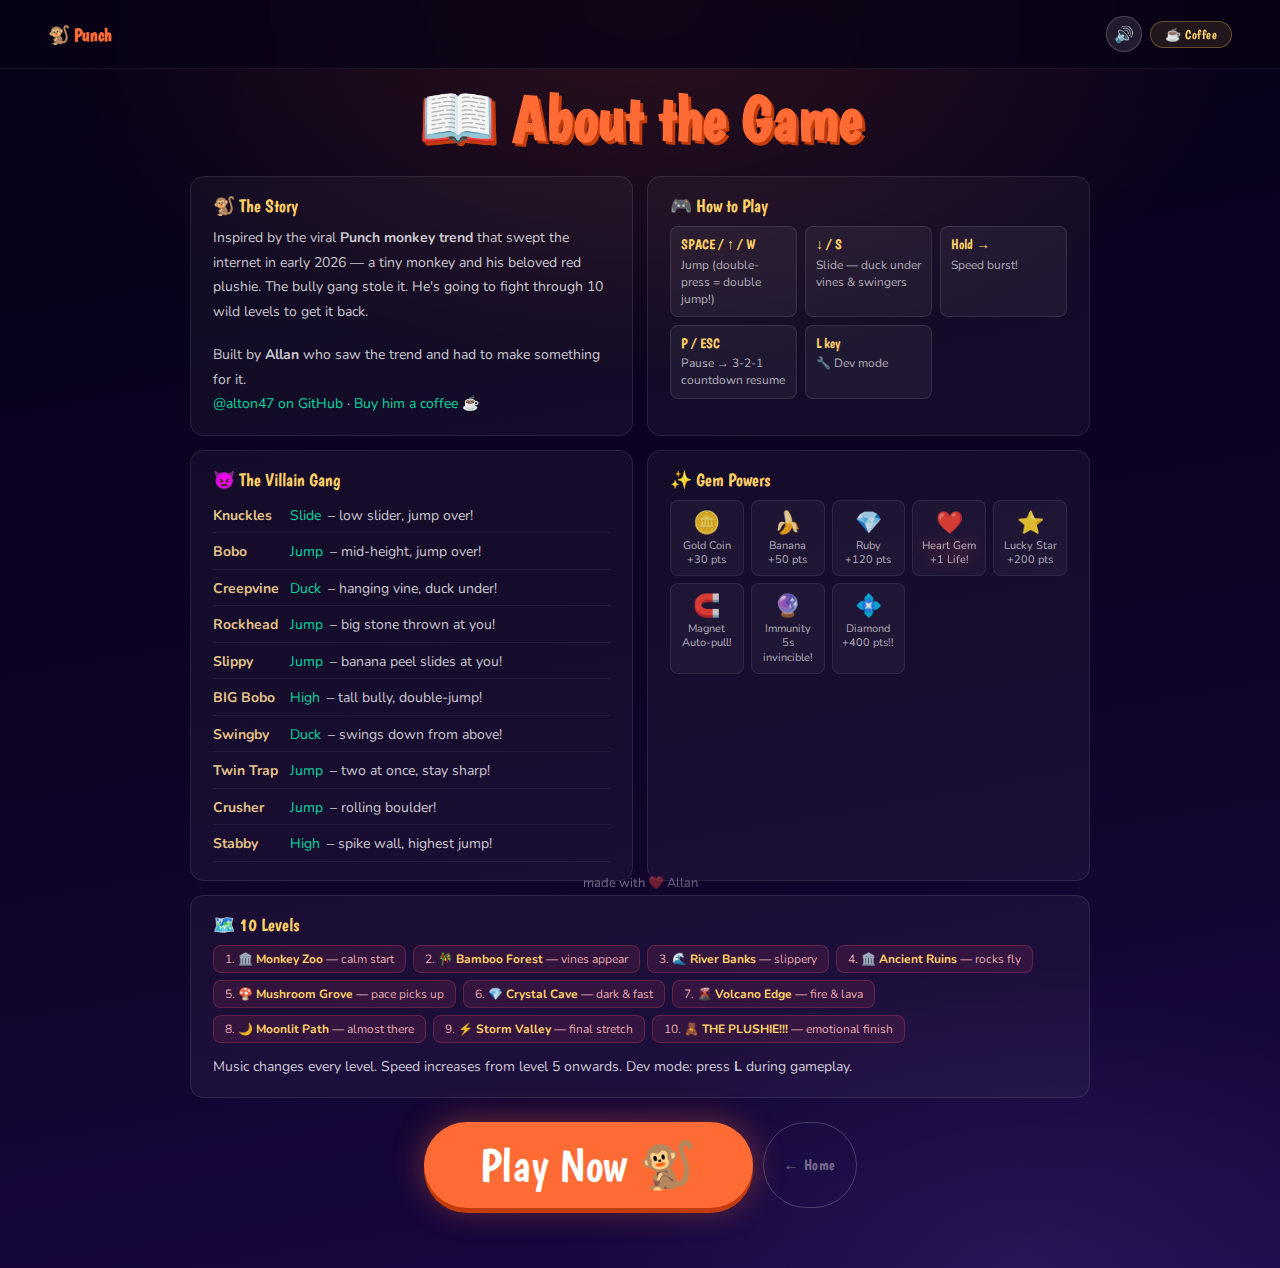
<file: about.html>
<!doctype html>
<html lang="en">
  <head>
    <meta charset="UTF-8" />
    <meta
      name="viewport"
      content="width=device-width, initial-scale=1.0, viewport-fit=cover"
    />
    <title>About — Punch's Great Escape 🐒</title>
    <link
      rel="icon"
      href="data:image/svg+xml,<svg xmlns='http://www.w3.org/2000/svg' viewBox='0 0 100 100'><circle cx='50' cy='58' r='34' fill='%23c47a2e'/><circle cx='50' cy='46' r='26' fill='%23c47a2e'/><ellipse cx='50' cy='52' rx='18' ry='16' fill='%23e8a96a'/><circle cx='43' cy='41' r='4.5' fill='%231a0a2e'/><circle cx='57' cy='41' r='4.5' fill='%231a0a2e'/><circle cx='38' cy='60' r='3.5' fill='%23ff4d6d'/></svg>"
    />
    <link rel="preconnect" href="https://fonts.googleapis.com" />
    <link
      href="https://fonts.googleapis.com/css2?family=Boogaloo&family=Nunito:wght@400;700;900&display=swap"
      rel="stylesheet"
    />
    <link rel="stylesheet" href="style.css" />
    <style>
      /* ── About page specific ── */
      body {
        min-height: 100dvh;
        overflow-y: auto;
      }

      .about-hero {
        /* True full background — no gap at edges */
        width: 100%;
        min-height: 100dvh;
        background:
          radial-gradient(
            ellipse 80% 50% at 50% 0%,
            rgba(255, 107, 53, 0.15) 0%,
            transparent 60%
          ),
          radial-gradient(
            ellipse 60% 40% at 80% 100%,
            rgba(167, 139, 250, 0.1) 0%,
            transparent 60%
          ),
          linear-gradient(170deg, #050115 0%, #0f0428 60%, #1a0845 100%);
        padding: 80px 20px 60px;
        display: flex;
        flex-direction: column;
        align-items: center;
        gap: 16px;
      }

      .about-title {
        font-size: clamp(32px, 7vw, 64px);
        color: var(--orange);
        text-shadow: 3px 3px 0 var(--orange-d);
        text-align: center;
        margin-bottom: 4px;
      }

      .about-grid {
        display: grid;
        grid-template-columns: 1fr;
        gap: 14px;
        width: 100%;
        max-width: 900px;
      }

      @media (min-width: 640px) {
        .about-grid {
          grid-template-columns: 1fr 1fr;
        }
      }

      .about-card {
        background: rgba(255, 255, 255, 0.04);
        border: 1px solid rgba(255, 255, 255, 0.09);
        border-radius: var(--r-md);
        padding: 18px 22px;
        animation: fadeIn 0.4s ease both;
      }
      .about-card:nth-child(1) {
        animation-delay: 0.05s;
      }
      .about-card:nth-child(2) {
        animation-delay: 0.1s;
      }
      .about-card:nth-child(3) {
        animation-delay: 0.15s;
      }
      .about-card:nth-child(4) {
        animation-delay: 0.2s;
      }
      .about-card:nth-child(5) {
        animation-delay: 0.25s;
      }
      .about-card:nth-child(6) {
        animation-delay: 0.3s;
      }

      .about-card.wide {
        grid-column: 1 / -1;
      }

      .card-title {
        font-size: clamp(14px, 2.5vw, 18px);
        color: var(--yellow);
        margin-bottom: 10px;
      }

      .about-card p,
      .about-card li {
        font-family: "Nunito", sans-serif;
        font-size: clamp(11px, 1.9vw, 14px);
        color: rgba(255, 255, 255, 0.78);
        line-height: 1.75;
      }

      .about-card ul {
        list-style: none;
        display: flex;
        flex-direction: column;
        gap: 3px;
      }

      .about-card li {
        border-bottom: 1px solid rgba(255, 255, 255, 0.06);
        padding: 4px 0;
        display: flex;
        align-items: baseline;
        gap: 7px;
      }

      .about-card li strong {
        color: rgba(255, 220, 150, 0.9);
        min-width: 70px;
      }
      .about-card li em {
        color: var(--teal);
        font-style: normal;
      }

      /* ── Control grid ── */
      .ctrl-grid {
        display: grid;
        grid-template-columns: 1fr 1fr;
        gap: 8px;
      }

      @media (min-width: 500px) {
        .ctrl-grid {
          grid-template-columns: repeat(3, 1fr);
        }
      }

      .ctrl-card {
        background: rgba(255, 255, 255, 0.05);
        border: 1px solid rgba(255, 255, 255, 0.1);
        border-radius: var(--r-sm);
        padding: 9px 10px;
      }

      .ctrl-key {
        font-family: "Boogaloo", cursive;
        font-size: clamp(11px, 1.8vw, 14px);
        color: var(--yellow);
        margin-bottom: 4px;
      }

      .ctrl-desc {
        font-family: "Nunito", sans-serif;
        font-size: clamp(10px, 1.6vw, 12px);
        color: rgba(255, 255, 255, 0.65);
        line-height: 1.4;
      }

      /* ── Gem grid ── */
      .gem-grid {
        display: grid;
        grid-template-columns: repeat(4, 1fr);
        gap: 7px;
      }

      @media (min-width: 500px) {
        .gem-grid {
          grid-template-columns: repeat(5, 1fr);
        }
      }

      .gem-card {
        background: rgba(255, 255, 255, 0.04);
        border: 1px solid rgba(255, 255, 255, 0.08);
        border-radius: var(--r-sm);
        padding: 8px 6px;
        text-align: center;
        display: flex;
        flex-direction: column;
        align-items: center;
        gap: 4px;
      }

      .gem-icon {
        font-size: clamp(16px, 3vw, 22px);
      }
      .gem-name {
        font-family: "Nunito", sans-serif;
        font-size: clamp(9px, 1.5vw, 11px);
        color: rgba(255, 255, 255, 0.65);
        line-height: 1.3;
        text-align: center;
      }

      /* ── Villain chips ── */
      .villain-chips {
        display: flex;
        flex-wrap: wrap;
        gap: 7px;
      }

      .vchip {
        background: rgba(255, 77, 109, 0.1);
        border: 1px solid rgba(255, 77, 109, 0.25);
        border-radius: 8px;
        padding: 5px 11px;
        font-family: "Nunito", sans-serif;
        font-size: clamp(10px, 1.7vw, 12px);
        color: rgba(255, 190, 190, 0.9);
      }
      .vchip strong {
        color: var(--yellow);
      }

      /* ── CTA at bottom ── */
      .about-cta {
        display: flex;
        gap: 10px;
        flex-wrap: wrap;
        justify-content: center;
        margin-top: 8px;
        animation: fadeIn 0.4s 0.4s both;
      }
    </style>
  </head>
  <body>
    <nav class="top-nav">
      <a href="index.html" class="nav-logo">🐒 Punch</a>
      <div class="nav-links">
        <button
          class="btn-mute"
          id="mute-btn"
          onclick="PunchAudio.toggleMute()"
        >
          🔊
        </button>
        <a
          href="https://buymeacoffee.com/allanito"
          target="_blank"
          class="btn btn-sm"
          style="
            background: rgba(255, 213, 79, 0.1);
            border-color: rgba(255, 213, 79, 0.3);
            color: var(--yellow);
          "
          >☕ Coffee</a
        >
      </div>
    </nav>

    <main class="about-hero">
      <h1 class="about-title">📖 About the Game</h1>

      <div class="about-grid">
        <!-- Story -->
        <div class="about-card">
          <div class="card-title">🐒 The Story</div>
          <p>
            Inspired by the viral <strong>Punch monkey trend</strong> that swept
            the internet in early 2026 — a tiny monkey and his beloved red
            plushie. The bully gang stole it. He's going to fight through 10
            wild levels to get it back.
          </p>
          <br />
          <p>
            Built by <strong>Allan</strong> who saw the trend and had to make
            something for it.<br />
            <a href="https://github.com/alton47" target="_blank"
              >@alton47 on GitHub</a
            >
            ·
            <a href="https://buymeacoffee.com/allanito" target="_blank"
              >Buy him a coffee ☕</a
            >
          </p>
        </div>

        <!-- How to play -->
        <div class="about-card" id="controls-card">
          <div class="card-title">🎮 How to Play</div>
          <div class="ctrl-grid" id="ctrl-grid"></div>
        </div>

        <!-- Villains -->
        <div class="about-card">
          <div class="card-title">👿 The Villain Gang</div>
          <ul>
            <li>
              <strong>Knuckles</strong><em>Slide</em> – low slider, jump over!
            </li>
            <li><strong>Bobo</strong><em>Jump</em> – mid-height, jump over!</li>
            <li>
              <strong>Creepvine</strong><em>Duck</em> – hanging vine, duck
              under!
            </li>
            <li>
              <strong>Rockhead</strong><em>Jump</em> – big stone thrown at you!
            </li>
            <li>
              <strong>Slippy</strong><em>Jump</em> – banana peel slides at you!
            </li>
            <li>
              <strong>BIG Bobo</strong><em>High</em> – tall bully, double-jump!
            </li>
            <li>
              <strong>Swingby</strong><em>Duck</em> – swings down from above!
            </li>
            <li>
              <strong>Twin Trap</strong><em>Jump</em> – two at once, stay sharp!
            </li>
            <li><strong>Crusher</strong><em>Jump</em> – rolling boulder!</li>
            <li>
              <strong>Stabby</strong><em>High</em> – spike wall, highest jump!
            </li>
          </ul>
        </div>

        <!-- Gems -->
        <div class="about-card">
          <div class="card-title">✨ Gem Powers</div>
          <div class="gem-grid">
            <div class="gem-card">
              <div class="gem-icon">🪙</div>
              <div class="gem-name">Gold Coin<br />+30 pts</div>
            </div>
            <div class="gem-card">
              <div class="gem-icon">🍌</div>
              <div class="gem-name">Banana<br />+50 pts</div>
            </div>
            <div class="gem-card">
              <div class="gem-icon">💎</div>
              <div class="gem-name">Ruby<br />+120 pts</div>
            </div>
            <div class="gem-card">
              <div class="gem-icon">❤️</div>
              <div class="gem-name heart-glow">Heart Gem<br />+1 Life!</div>
            </div>
            <div class="gem-card">
              <div class="gem-icon">⭐</div>
              <div class="gem-name">Lucky Star<br />+200 pts</div>
            </div>
            <div class="gem-card">
              <div class="gem-icon">🧲</div>
              <div class="gem-name">Magnet<br />Auto-pull!</div>
            </div>
            <div class="gem-card">
              <div class="gem-icon">🔮</div>
              <div class="gem-name">Immunity<br />5s invincible!</div>
            </div>
            <div class="gem-card">
              <div class="gem-icon">💠</div>
              <div class="gem-name">Diamond<br />+400 pts!!</div>
            </div>
          </div>
        </div>

        <!-- Levels -->
        <div class="about-card wide">
          <div class="card-title">🗺️ 10 Levels</div>
          <div class="villain-chips">
            <span class="vchip"
              >1. 🏛️ <strong>Monkey Zoo</strong> — calm start</span
            >
            <span class="vchip"
              >2. 🎋 <strong>Bamboo Forest</strong> — vines appear</span
            >
            <span class="vchip"
              >3. 🌊 <strong>River Banks</strong> — slippery</span
            >
            <span class="vchip"
              >4. 🏛️ <strong>Ancient Ruins</strong> — rocks fly</span
            >
            <span class="vchip"
              >5. 🍄 <strong>Mushroom Grove</strong> — pace picks up</span
            >
            <span class="vchip"
              >6. 💎 <strong>Crystal Cave</strong> — dark &amp; fast</span
            >
            <span class="vchip"
              >7. 🌋 <strong>Volcano Edge</strong> — fire &amp; lava</span
            >
            <span class="vchip"
              >8. 🌙 <strong>Moonlit Path</strong> — almost there</span
            >
            <span class="vchip"
              >9. ⚡ <strong>Storm Valley</strong> — final stretch</span
            >
            <span class="vchip"
              >10. 🧸 <strong>THE PLUSHIE!!!</strong> — emotional finish</span
            >
          </div>
          <p style="margin-top: 12px">
            Music changes every level. Speed increases from level 5 onwards. Dev
            mode: press <strong>L</strong> during gameplay.
          </p>
        </div>
      </div>

      <div class="about-cta">
        <a href="game.html" class="btn btn-primary">Play Now 🐒</a>
        <a href="index.html" class="btn btn-ghost">← Home</a>
      </div>
    </main>

    <footer class="page-footer">
      made with ❤️
      <a href="https://github.com/alton47" target="_blank">Allan</a>
    </footer>

    <script src="game.js"></script>
    <script>
      // Build control grid based on device type
      (function () {
        const touch = "ontouchstart" in window || navigator.maxTouchPoints > 0;
        const isMobile = window.innerWidth < 700 || touch;

        const desktop = [
          { k: "SPACE / ↑ / W", d: "Jump (double-press = double jump!)" },
          { k: "↓ / S", d: "Slide — duck under vines & swingers" },
          { k: "Hold →", d: "Speed burst!" },
          { k: "P / ESC", d: "Pause → 3-2-1 countdown resume" },
          { k: "L key", d: "🔧 Dev mode" },
        ];
        const mobile = [
          { k: "Tap / Swipe ↑", d: "Jump (tap twice = double jump!)" },
          { k: "Swipe ↓", d: "Slide — duck vines & swingers" },
          { k: "Swipe →", d: "Speed burst!" },
          { k: "↑ button", d: "On-screen jump button" },
          { k: "↓ button", d: "On-screen slide button" },
        ];

        const grid = document.getElementById("ctrl-grid");
        const list = isMobile ? mobile : desktop;
        grid.innerHTML = list
          .map(
            (c) =>
              `<div class="ctrl-card">
       <div class="ctrl-key">${c.k}</div>
       <div class="ctrl-desc">${c.d}</div>
     </div>`,
          )
          .join("");
      })();
    </script>
  </body>
</html>
</file>
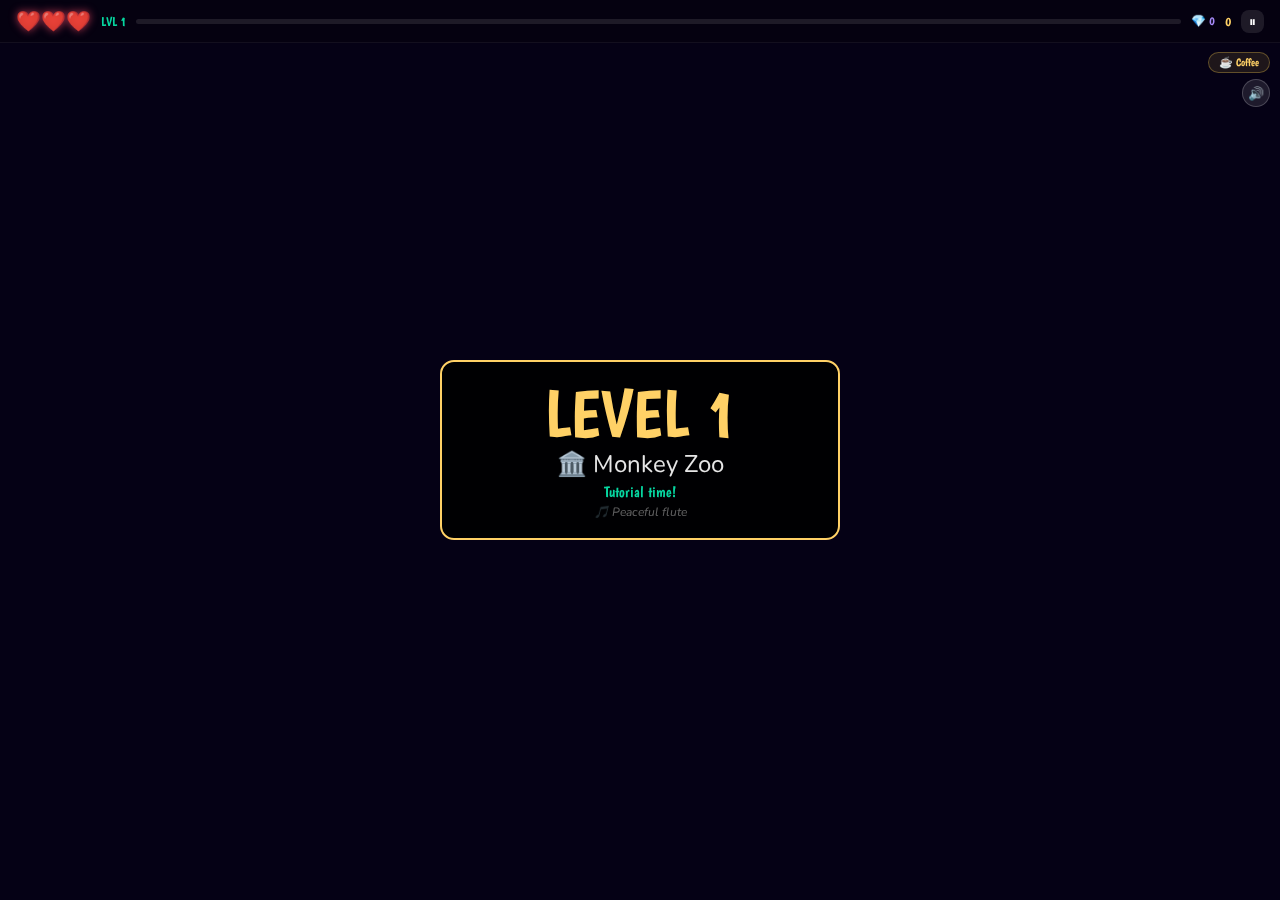
<file: game.html>
<!doctype html>
<html lang="en">
  <head>
    <meta charset="UTF-8" />
    <meta
      name="viewport"
      content="width=device-width, initial-scale=1.0, viewport-fit=cover"
    />
    <title>Play — Punch's Great Escape 🐒</title>
    <link
      rel="icon"
      href="data:image/svg+xml,<svg xmlns='http://www.w3.org/2000/svg' viewBox='0 0 100 100'><circle cx='50' cy='58' r='34' fill='%23c47a2e'/><circle cx='50' cy='46' r='26' fill='%23c47a2e'/><ellipse cx='50' cy='52' rx='18' ry='16' fill='%23e8a96a'/><circle cx='43' cy='41' r='4.5' fill='%231a0a2e'/><circle cx='57' cy='41' r='4.5' fill='%231a0a2e'/><circle cx='38' cy='60' r='3.5' fill='%23ff4d6d'/></svg>"
    />
    <link rel="preconnect" href="https://fonts.googleapis.com" />
    <link
      href="https://fonts.googleapis.com/css2?family=Boogaloo&family=Nunito:wght@400;700;900&display=swap"
      rel="stylesheet"
    />
    <link rel="stylesheet" href="style.css" />
    <style>
      html,
      body {
        width: 100%;
        height: 100%;
        overflow: hidden;
        background: #050115;
        touch-action: none;
      }
      #game-wrap {
        position: fixed;
        inset: 0;
        width: 100%;
        height: 100%;
        overflow: hidden;
      }
      #cv {
        position: absolute;
        inset: 0;
        width: 100%;
        height: 100%;
        display: block;
        touch-action: none;
      }

      /* ── HUD ── */
      #hud {
        position: fixed;
        top: 0;
        left: 0;
        right: 0;
        display: none;
        align-items: center;
        gap: clamp(4px, 0.8vw, 10px);
        padding: clamp(5px, 1vh, 9px) clamp(8px, 2vw, 16px);
        background: rgba(5, 1, 15, 0.75);
        backdrop-filter: blur(10px);
        -webkit-backdrop-filter: blur(10px);
        z-index: 80;
        border-bottom: 1px solid rgba(255, 255, 255, 0.06);
      }
      #hud.visible {
        display: flex;
      }
      #hud-hearts {
        font-size: clamp(12px, 2.2vw, 20px);
        white-space: nowrap;
        flex-shrink: 0;
        filter: drop-shadow(0 0 4px rgba(255, 77, 109, 0.8));
      }
      #hud-level {
        font-size: clamp(9px, 1.6vw, 13px);
        color: var(--teal);
        white-space: nowrap;
        flex-shrink: 0;
      }
      #hud-prog-wrap {
        flex: 1;
        height: 5px;
        min-width: 24px;
        background: rgba(255, 255, 255, 0.1);
        border-radius: 3px;
        overflow: hidden;
      }
      #hud-prog {
        height: 100%;
        width: 0%;
        background: linear-gradient(90deg, var(--teal), var(--yellow));
        border-radius: 3px;
        transition: width 0.25s;
      }
      #hud-gems {
        font-size: clamp(9px, 1.5vw, 12px);
        color: var(--violet);
        white-space: nowrap;
        flex-shrink: 0;
      }
      #hud-score {
        font-size: clamp(9px, 1.6vw, 13px);
        color: var(--yellow);
        white-space: nowrap;
        flex-shrink: 0;
      }
      #hud-pause {
        background: rgba(255, 255, 255, 0.1);
        border: none;
        color: white;
        font-size: clamp(10px, 1.6vw, 14px);
        cursor: pointer;
        border-radius: var(--r-sm);
        padding: 3px 8px;
        font-family: "Boogaloo", cursive;
        flex-shrink: 0;
      }

      /* ── Top-right: coffee + mute ── */
      #top-right {
        position: fixed;
        top: clamp(36px, 6.5vh, 52px);
        right: 10px;
        display: flex;
        flex-direction: column;
        align-items: flex-end;
        gap: 6px;
        z-index: 90;
      }
      #coffee-hud {
        background: rgba(255, 213, 79, 0.1);
        border: 1px solid rgba(255, 213, 79, 0.3);
        color: var(--yellow);
        font-size: clamp(8px, 1.3vw, 11px);
        font-family: "Boogaloo", cursive;
        border-radius: var(--r-pill);
        padding: 3px 10px;
        text-decoration: none;
        white-space: nowrap;
      }
      #coffee-hud:hover {
        background: rgba(255, 213, 79, 0.22);
      }
      #mute-hud {
        width: 28px;
        height: 28px;
        border-radius: 50%;
        background: rgba(255, 255, 255, 0.1);
        border: 1px solid rgba(255, 255, 255, 0.2);
        color: white;
        font-size: 13px;
        cursor: pointer;
        display: flex;
        align-items: center;
        justify-content: center;
      }

      /* ── Mobile pause — top LEFT, touch only ── */
      #mob-pause {
        position: fixed;
        top: clamp(36px, 6.5vh, 52px);
        left: 10px;
        width: 36px;
        height: 36px;
        border-radius: 50%;
        background: rgba(255, 255, 255, 0.12);
        border: 1px solid rgba(255, 255, 255, 0.25);
        color: white;
        font-size: 15px;
        cursor: pointer;
        display: none;
        align-items: center;
        justify-content: center;
        z-index: 90;
        backdrop-filter: blur(6px);
        -webkit-backdrop-filter: blur(6px);
        -webkit-tap-highlight-color: transparent;
      }
      #mob-pause.visible {
        display: flex;
      }

      /* ── Status badges ── */
      #immuno-badge {
        position: fixed;
        top: 0;
        left: 50%;
        transform: translateX(-50%);
        background: linear-gradient(90deg, #7c3aed, #c084fc);
        color: white;
        padding: 2px 14px;
        font-size: clamp(10px, 1.6vw, 13px);
        border-radius: 0 0 12px 12px;
        display: none;
        z-index: 85;
        pointer-events: none;
        box-shadow: 0 4px 20px rgba(192, 132, 252, 0.6);
      }
      #magnet-badge {
        position: fixed;
        top: 0;
        right: 50%;
        transform: translateX(50%);
        background: linear-gradient(90deg, #db2777, #f472b6);
        color: white;
        padding: 2px 12px;
        font-size: clamp(10px, 1.6vw, 13px);
        border-radius: 0 0 10px 10px;
        display: none;
        z-index: 84;
        pointer-events: none;
      }
      #dev-badge {
        position: fixed;
        top: clamp(36px, 6.5vh, 52px);
        left: 52px;
        background: rgba(255, 77, 109, 0.15);
        border: 1px solid rgba(255, 77, 109, 0.4);
        color: var(--red);
        padding: 2px 8px;
        font-size: 10px;
        font-family: "Nunito", sans-serif;
        border-radius: 8px;
        z-index: 90;
        display: none;
      }
      #dev-badge.visible {
        display: block;
      }

      /* ═══════════════════════════════════════════
   TUTORIAL BAR — slim strip just below HUD.
   NOT center screen. Just a top notification.
   ═══════════════════════════════════════════ */
      #tut-bar {
        position: fixed;
        top: clamp(36px, 6.5vh, 52px); /* sits right below HUD */
        left: 50%;
        transform: translateX(-50%);
        max-width: min(520px, 88vw);
        width: max-content;
        background: rgba(6, 2, 20, 0.94);
        border: 2px solid var(--orange);
        border-radius: var(--r-lg);
        padding: clamp(8px, 1.5vh, 14px) clamp(12px, 3vw, 24px);
        text-align: center;
        z-index: 92;
        pointer-events: none;
        display: none;
        animation: tutSlideDown 0.35s cubic-bezier(0.175, 0.885, 0.32, 1.275);
        box-shadow:
          0 0 30px rgba(255, 107, 53, 0.35),
          0 8px 32px rgba(0, 0, 0, 0.6);
      }
      #tut-bar.visible {
        display: block;
      }

      @keyframes tutSlideDown {
        from {
          opacity: 0;
          transform: translateX(-50%) translateY(-16px) scale(0.94);
        }
        to {
          opacity: 1;
          transform: translateX(-50%) translateY(0) scale(1);
        }
      }

      #tut-bar-icon {
        font-size: clamp(18px, 3.5vw, 28px);
        display: block;
        line-height: 1.1;
      }
      #tut-bar-text {
        font-family: "Nunito", sans-serif;
        font-size: clamp(12px, 2vw, 15px);
        color: rgba(255, 255, 255, 0.92);
        line-height: 1.4;
        display: block;
        margin: 2px 0;
      }
      #tut-bar-key {
        display: inline-block;
        background: rgba(255, 209, 102, 0.14);
        border: 1px solid rgba(255, 209, 102, 0.4);
        border-radius: 6px;
        padding: 2px 10px;
        font-size: clamp(10px, 1.6vw, 13px);
        color: var(--yellow);
        font-family: "Boogaloo", cursive;
        margin-top: 3px;
      }

      /* Tutorial arrow — animated, points at obstacle */
      #tut-arrow {
        position: fixed;
        z-index: 93;
        font-size: clamp(28px, 6vw, 46px);
        pointer-events: none;
        display: none;
        filter: drop-shadow(0 0 10px var(--orange));
        animation: arrowPulse 0.45s ease-in-out infinite alternate;
        transform-origin: center bottom;
      }
      @keyframes arrowPulse {
        from {
          transform: translateX(-50%) translateY(0) scale(1);
          opacity: 0.9;
        }
        to {
          transform: translateX(-50%) translateY(-14px) scale(1.18);
          opacity: 1;
        }
      }

      /* ── Level toast ── */
      #level-toast {
        position: fixed;
        top: 50%;
        left: 50%;
        transform: translate(-50%, -50%);
        background: rgba(0, 0, 0, 0.9);
        border: 2px solid var(--yellow);
        border-radius: var(--r-md);
        padding: 18px 36px;
        text-align: center;
        z-index: 95;
        pointer-events: none;
        display: none;
        backdrop-filter: blur(16px);
        min-width: clamp(180px, 48vw, 400px);
      }
      #toast-lvl {
        font-size: clamp(40px, 9vw, 68px);
        color: var(--yellow);
        line-height: 1;
      }
      #toast-name {
        font-size: clamp(14px, 3vw, 24px);
        color: rgba(255, 255, 255, 0.9);
        font-family: "Nunito", sans-serif;
      }
      #toast-desc {
        font-size: clamp(11px, 1.8vw, 15px);
        color: var(--teal);
        margin-top: 3px;
      }
      #toast-music {
        font-size: clamp(9px, 1.5vw, 12px);
        color: rgba(255, 255, 255, 0.38);
        margin-top: 3px;
        font-family: "Nunito", sans-serif;
        font-style: italic;
      }

      /* ── Gem banner ── */
      #gem-banner {
        position: fixed;
        top: clamp(42px, 8vh, 65px);
        left: 50%;
        transform: translateX(-50%);
        color: #1a0a2e;
        padding: 6px 20px;
        border-radius: var(--r-pill);
        font-size: clamp(11px, 1.8vw, 14px);
        font-family: "Nunito", sans-serif;
        font-weight: 700;
        z-index: 88;
        pointer-events: none;
        display: none;
        white-space: nowrap;
        box-shadow: 0 6px 24px rgba(0, 0, 0, 0.4);
      }
      #gem-banner.pop {
        display: block;
        animation: gemFlyIn 2.8s ease forwards;
      }
      @keyframes gemFlyIn {
        0% {
          opacity: 0;
          transform: translateX(-50%) translateY(-20px) scale(0.5);
        }
        15% {
          opacity: 1;
          transform: translateX(-50%) translateY(0) scale(1.1);
        }
        25% {
          transform: translateX(-50%) scale(1);
        }
        78% {
          opacity: 1;
        }
        100% {
          opacity: 0;
          transform: translateX(-50%) translateY(-15px) scale(0.85);
        }
      }

      /* ── Screens ── */
      .scr {
        position: fixed;
        inset: 0;
        width: 100%;
        height: 100%;
        display: none;
        flex-direction: column;
        align-items: center;
        justify-content: center;
        padding: 16px;
        gap: 10px;
        overflow-y: auto;
        z-index: 70;
        background:
          radial-gradient(
            ellipse 80% 60% at 50% 110%,
            rgba(255, 107, 53, 0.16) 0%,
            transparent 65%
          ),
          linear-gradient(160deg, #080215 0%, #120630 55%, #1d0b45 100%);
      }
      .scr.active {
        display: flex;
      }

      #scr-pause {
        background: rgba(4, 1, 14, 0.92);
        backdrop-filter: blur(14px);
        -webkit-backdrop-filter: blur(14px);
        gap: 14px;
      }
      #scr-pause h2 {
        font-size: clamp(28px, 7vw, 56px);
        color: var(--yellow);
      }
      #scr-pause p {
        color: var(--text-dim);
        font-family: "Nunito", sans-serif;
        font-size: var(--fs-sm);
        text-align: center;
      }
      #countdown {
        font-size: clamp(64px, 16vw, 110px);
        color: var(--orange);
        text-shadow: 0 0 50px rgba(255, 107, 53, 0.7);
        display: none;
        line-height: 1;
      }

      /* ── Mobile controls ── */
      #mob-ctrl {
        position: fixed;
        bottom: clamp(10px, 3vh, 24px);
        left: 0;
        right: 0;
        display: none;
        justify-content: space-between;
        align-items: flex-end;
        padding: 0 clamp(14px, 5vw, 36px);
        z-index: 82;
        pointer-events: none;
      }
      #mob-ctrl.visible {
        display: flex;
      }
      .mob-btn {
        width: clamp(60px, 16vw, 82px);
        height: clamp(60px, 16vw, 82px);
        border-radius: 50%;
        background: rgba(255, 255, 255, 0.12);
        border: 2px solid rgba(255, 255, 255, 0.24);
        display: flex;
        align-items: center;
        justify-content: center;
        font-size: clamp(26px, 7vw, 36px);
        pointer-events: all;
        cursor: pointer;
        backdrop-filter: blur(6px);
        -webkit-backdrop-filter: blur(6px);
        transition:
          background 0.1s,
          transform 0.08s;
        -webkit-tap-highlight-color: transparent;
        box-shadow: 0 4px 16px rgba(0, 0, 0, 0.3);
        user-select: none;
      }
      .mob-btn:active {
        background: rgba(255, 255, 255, 0.28);
        transform: scale(0.84);
      }

      /* ── Score pops ── */
      .score-pop {
        position: fixed;
        pointer-events: none;
        font-family: "Boogaloo", cursive;
        font-size: clamp(12px, 2.2vw, 17px);
        z-index: 77;
        animation: floatUp 0.9s ease-out forwards;
        text-shadow: 1px 1px 3px rgba(0, 0, 0, 0.6);
      }
      @keyframes floatUp {
        0% {
          opacity: 1;
          transform: translateY(0) scale(1);
        }
        100% {
          opacity: 0;
          transform: translateY(-60px) scale(1.4);
        }
      }

      /* Screen elements */
      #fail-title {
        font-size: clamp(24px, 5.5vw, 50px);
        line-height: 1.1;
        text-align: center;
      }
      .fail-msg {
        font-size: var(--fs-sm);
        color: rgba(255, 200, 100, 0.9);
        text-align: center;
        font-family: "Nunito", sans-serif;
        max-width: 360px;
      }
      #win-canvas {
        border-radius: var(--r-md);
        background: #050218;
        flex-shrink: 0;
        display: block;
      }
      .win-story {
        font-family: "Nunito", sans-serif;
        font-size: var(--fs-sm);
        color: rgba(255, 255, 255, 0.85);
        text-align: center;
        max-width: 400px;
        line-height: 1.75;
      }
    </style>
  </head>
  <body>
    <div id="game-wrap">
      <canvas id="cv"></canvas>

      <!-- HUD -->
      <div id="hud">
        <span id="hud-hearts">❤️❤️❤️</span>
        <span id="hud-level">LVL 1</span>
        <div id="hud-prog-wrap"><div id="hud-prog"></div></div>
        <span id="hud-gems">💎 0</span>
        <span id="hud-score">0</span>
        <button id="hud-pause" onclick="togglePause()">⏸</button>
      </div>

      <!-- Top-right: coffee + mute -->
      <div id="top-right">
        <a
          id="coffee-hud"
          href="https://buymeacoffee.com/allanito"
          target="_blank"
          onclick="onCoffeeClick(event)"
          >☕ Coffee</a
        >
        <button id="mute-hud" onclick="PunchAudio.toggleMute()">🔊</button>
      </div>

      <!-- Mobile pause button (top-left, touch only) -->
      <button id="mob-pause" onclick="togglePause()">⏸</button>

      <!-- Status badges -->
      <div id="immuno-badge">🛡️ IMMUNE</div>
      <div id="magnet-badge">🧲 MAGNET</div>
      <div id="dev-badge">🔧 DEV</div>

      <!-- TUTORIAL — slim top bar (NOT center screen) -->
      <div id="tut-bar">
        <span id="tut-bar-icon">⬆️</span>
        <span id="tut-bar-text">Watch out!</span>
        <span id="tut-bar-key" style="display: none">SPACE / ↑</span>
      </div>
      <!-- Animated arrow pointing at the demo obstacle -->
      <div id="tut-arrow">⬆️</div>

      <!-- Level toast -->
      <div id="level-toast">
        <div id="toast-lvl">LEVEL 1</div>
        <div id="toast-name">🏛️ Monkey Zoo</div>
        <div id="toast-desc">Follow the tutorial!</div>
        <div id="toast-music"></div>
      </div>

      <!-- Gem pop banner -->
      <div id="gem-banner"></div>

      <!-- Mobile controls (bottom) -->
      <div id="mob-ctrl">
        <div
          class="mob-btn"
          id="mob-slide"
          ontouchstart="event.preventDefault();mobileSlide(true)"
          ontouchend="event.preventDefault();mobileSlide(false)"
        >
          ↓
        </div>
        <div
          class="mob-btn"
          id="mob-jump"
          ontouchstart="event.preventDefault();mobileJump()"
        >
          ↑
        </div>
      </div>

      <!-- PAUSE screen -->
      <div id="scr-pause" class="scr">
        <h2>⏸ PAUSED</h2>
        <p id="pause-sub">Tap Resume or press P / ESC</p>
        <div id="countdown"></div>
        <div
          style="
            display: flex;
            gap: 10px;
            flex-wrap: wrap;
            justify-content: center;
          "
        >
          <button class="btn btn-primary" onclick="resumeGame()">
            ▶ Resume
          </button>
          <a
            href="index.html"
            class="btn btn-ghost"
            onclick="PunchGame.cleanUp()"
            >Main Menu</a
          >
        </div>
      </div>

      <!-- GAME OVER screen -->
      <div id="scr-over" class="scr">
        <h2 id="fail-title">💀 GOT CAUGHT</h2>
        <p class="fail-msg" id="fail-msg">The gang caught up…</p>
        <div class="stat-row">
          <div class="stat-box">
            <div class="sv" id="go-score">0</div>
            <div class="sl">Score</div>
          </div>
          <div class="stat-box">
            <div class="sv" id="go-level">1</div>
            <div class="sl">Level</div>
          </div>
          <div class="stat-box">
            <div class="sv" id="go-best">0</div>
            <div class="sl">Best</div>
          </div>
          <div class="stat-box">
            <div class="sv" id="go-maxlv">1</div>
            <div class="sl">Max LV</div>
          </div>
        </div>
        <div
          id="go-gems-info"
          style="
            font-size: var(--fs-xs);
            color: rgba(200, 180, 255, 0.8);
            font-family: Nunito, sans-serif;
            text-align: center;
          "
        ></div>
        <div
          id="continue-info"
          style="
            font-size: var(--fs-xs);
            color: var(--text-dim);
            font-family: Nunito, sans-serif;
            text-align: center;
          "
        ></div>
        <div
          style="
            display: flex;
            gap: 8px;
            flex-wrap: wrap;
            justify-content: center;
          "
        >
          <button
            class="btn btn-teal"
            id="cont-btn"
            onclick="PunchGame.continueRun()"
          >
            Try Again 🔄
          </button>
          <button class="btn btn-red" onclick="PunchGame.restart()">
            Restart from Level 1
          </button>
          <button class="btn btn-share" onclick="PunchGame.share('over')">
            📤 Share
          </button>
        </div>
        <a href="index.html" class="btn btn-ghost" onclick="PunchGame.cleanUp()"
          >Main Menu</a
        >
      </div>

      <!-- WIN screen -->
      <div id="scr-win" class="scr">
        <h2
          style="
            font-size: clamp(20px, 5vw, 46px);
            color: var(--teal);
            text-shadow: 0.06em 0.06em 0 #028a66;
            text-align: center;
          "
        >
          🧸 PLUSHIE RECLAIMED!
        </h2>
        <canvas id="win-canvas" width="320" height="150"></canvas>
        <p class="win-story">
          Punch ran through jungles, storms, lava and chaos…<br />
          and he finally made it home. He curled up with the plushie.<br />
          <strong style="color: var(--yellow)">Finally at peace. 💛</strong>
        </p>
        <div class="stat-row">
          <div class="stat-box">
            <div class="sv" id="win-score">0</div>
            <div class="sl">Score</div>
          </div>
          <div class="stat-box">
            <div class="sv" id="win-time">0s</div>
            <div class="sl">Time</div>
          </div>
          <div class="stat-box">
            <div class="sv" id="win-gems">0</div>
            <div class="sl">Gems</div>
          </div>
        </div>
        <div
          style="
            display: flex;
            gap: 8px;
            flex-wrap: wrap;
            justify-content: center;
          "
        >
          <button class="btn btn-share" onclick="PunchGame.share('win')">
            📤 Share Victory!
          </button>
          <button class="btn btn-primary" onclick="PunchGame.restart()">
            Play Again 🐒
          </button>
        </div>
      </div>
    </div>

    <script src="game.js"></script>
    <script>
      window.addEventListener("load", () => PunchGame.init());
      function togglePause() {
        PunchGame.togglePause();
      }
      function resumeGame() {
        PunchGame.resume();
      }
      function onCoffeeClick(e) {
        if (PunchGame && PunchGame.state === "playing") PunchGame.autoPause();
      }
      function mobileJump() {
        PunchAudio.wake();
        PunchGame.doJump();
      }
      function mobileSlide(active) {
        PunchGame.setSlide(active);
      }
    </script>
  </body>
</html>
</file>
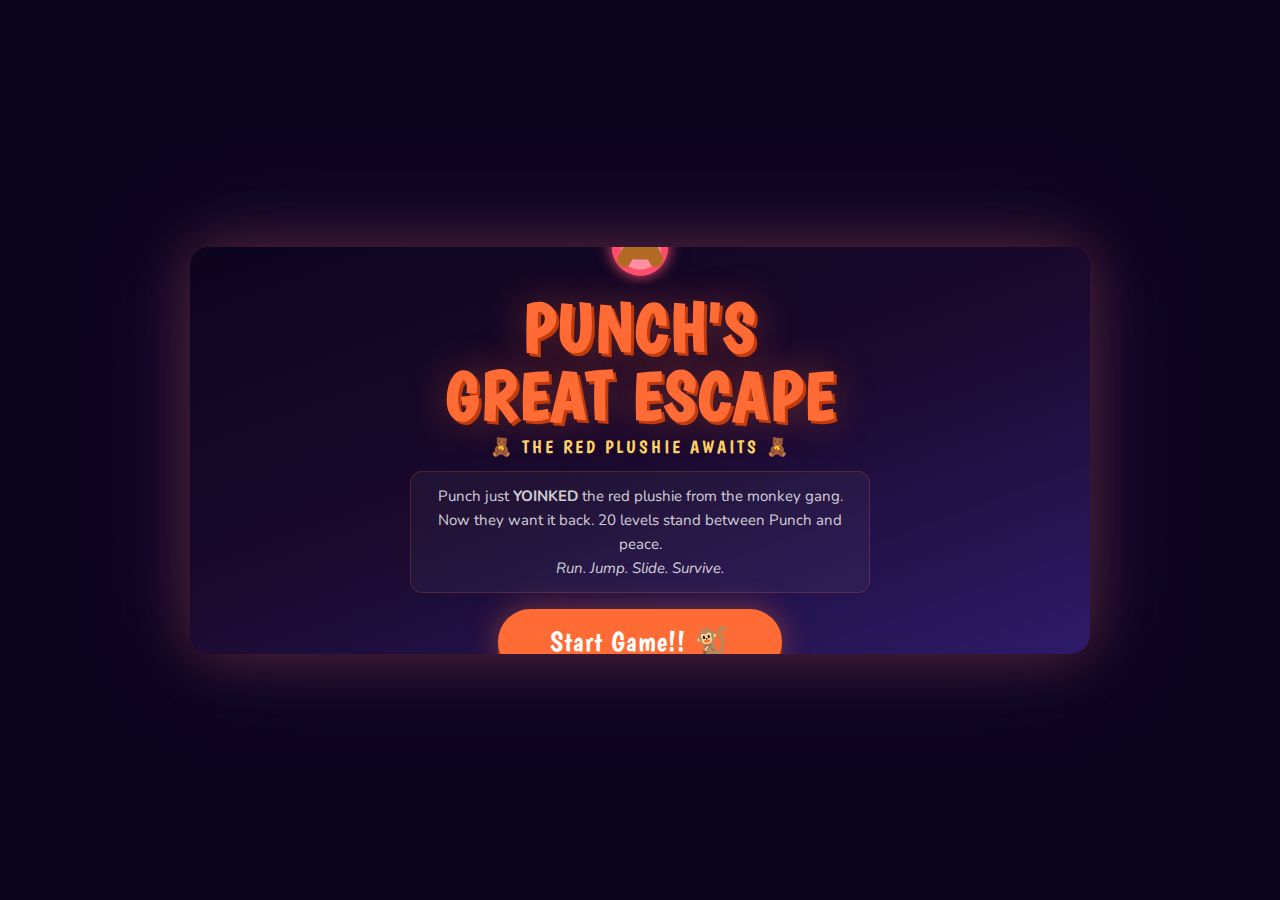
<file: punchie.htm>
<!doctype html>
<html lang="en">
  <head>
    <meta charset="UTF-8" />
    <meta
      name="viewport"
      content="width=device-width, initial-scale=1.0, maximum-scale=1.0, user-scalable=no"
    />
    <title>Punch's Great Escape 🐒 - The Monkey Game</title>
    <meta
      name="description"
      content="Punch the monkey just stole the red plushie from the gang. Run, jump, slide through 20 levels to safety! Free browser game."
    />
    <meta
      name="keywords"
      content="punch monkey game, monkey run game, endless runner, free browser game, punch monkey"
    />
    <meta property="og:title" content="Punch's Great Escape 🐒" />
    <meta
      property="og:description"
      content="Help Punch escape the monkey gang and reach the plushie! Free browser game."
    />
    <meta name="twitter:card" content="summary_large_image" />
    <style>
      @import url("https://fonts.googleapis.com/css2?family=Boogaloo&family=Nunito:wght@400;700;900&display=swap");

      :root {
        --orange: #ff6b35;
        --orange-dark: #c23b0a;
        --yellow: #ffd166;
        --teal: #06d6a0;
        --red: #ff4d6d;
        --purple-dark: #1a0a2e;
        --purple-mid: #2d1b69;
      }

      * {
        margin: 0;
        padding: 0;
        box-sizing: border-box;
        -webkit-tap-highlight-color: transparent;
      }

      html,
      body {
        width: 100%;
        height: 100%;
        background: #0d0420;
        display: flex;
        flex-direction: column;
        align-items: center;
        justify-content: center;
        font-family: "Boogaloo", cursive;
        overflow: hidden;
        touch-action: none;
      }

      #game-outer {
        position: relative;
        width: 100vw;
        height: 100vh;
        display: flex;
        flex-direction: column;
        align-items: center;
        justify-content: center;
      }

      #game-container {
        position: relative;
        background: #1a0a2e;
        border-radius: clamp(8px, 2vw, 20px);
        overflow: hidden;
        box-shadow:
          0 0 60px rgba(255, 107, 53, 0.3),
          0 0 120px rgba(45, 27, 105, 0.5);
      }

      /* ===================== SCREENS ===================== */
      .screen {
        position: absolute;
        inset: 0;
        display: none;
        flex-direction: column;
        align-items: center;
        justify-content: center;
        z-index: 50;
        background: linear-gradient(
          160deg,
          #0d0420 0%,
          #1a0a2e 50%,
          #2d1b69 100%
        );
      }
      .screen.active {
        display: flex;
      }

      /* ---- TITLE SCREEN ---- */
      #title-screen {
        gap: 0;
        padding: 20px;
      }

      .title-art {
        position: relative;
        margin-bottom: 6px;
      }

      .title-punch-art {
        width: 140px;
        height: 140px;
      }

      h1.game-title {
        font-size: clamp(32px, 8vw, 68px);
        color: var(--orange);
        text-shadow:
          3px 3px 0 var(--orange-dark),
          0 0 40px rgba(255, 107, 53, 0.4);
        line-height: 1;
        text-align: center;
        letter-spacing: 2px;
      }

      .subtitle {
        font-size: clamp(12px, 3vw, 18px);
        color: var(--yellow);
        letter-spacing: 3px;
        margin: 6px 0 14px;
        text-align: center;
      }

      .story-box {
        background: rgba(255, 255, 255, 0.04);
        border: 1px solid rgba(255, 107, 53, 0.2);
        border-radius: 12px;
        padding: 12px 18px;
        max-width: 460px;
        font-size: clamp(12px, 2.5vw, 15px);
        font-family: "Nunito", sans-serif;
        color: rgba(255, 255, 255, 0.8);
        line-height: 1.6;
        text-align: center;
        margin-bottom: 16px;
      }

      .btn-primary {
        background: var(--orange);
        color: white;
        border: none;
        padding: clamp(10px, 2vw, 16px) clamp(28px, 6vw, 52px);
        font-size: clamp(18px, 4vw, 28px);
        font-family: "Boogaloo", cursive;
        border-radius: 50px;
        cursor: pointer;
        box-shadow:
          0 5px 0 var(--orange-dark),
          0 0 30px rgba(255, 107, 53, 0.4);
        transition:
          transform 0.1s,
          box-shadow 0.1s;
        letter-spacing: 1px;
        -webkit-tap-highlight-color: transparent;
      }
      .btn-primary:hover,
      .btn-primary:active {
        transform: translateY(2px);
        box-shadow:
          0 3px 0 var(--orange-dark),
          0 0 20px rgba(255, 107, 53, 0.3);
      }

      .btn-secondary {
        background: transparent;
        color: rgba(255, 255, 255, 0.6);
        border: 1px solid rgba(255, 255, 255, 0.15);
        padding: 8px 24px;
        font-size: clamp(12px, 2.5vw, 16px);
        font-family: "Boogaloo", cursive;
        border-radius: 50px;
        cursor: pointer;
        margin-top: 8px;
        transition: all 0.2s;
      }
      .btn-secondary:hover {
        color: white;
        border-color: rgba(255, 255, 255, 0.4);
      }

      /* ---- HOW TO PLAY ---- */
      #howtoplay-screen {
        padding: 20px;
        gap: 10px;
      }
      #howtoplay-screen h2 {
        font-size: clamp(24px, 6vw, 42px);
        color: var(--yellow);
        text-shadow: 2px 2px 0 rgba(0, 0, 0, 0.5);
      }
      .controls-grid {
        display: grid;
        grid-template-columns: 1fr 1fr;
        gap: 8px;
        width: 100%;
        max-width: 480px;
      }
      .control-card {
        background: rgba(255, 255, 255, 0.05);
        border: 1px solid rgba(255, 255, 255, 0.1);
        border-radius: 10px;
        padding: 10px 12px;
        display: flex;
        align-items: center;
        gap: 10px;
      }
      .control-key {
        background: rgba(255, 255, 255, 0.15);
        border-radius: 6px;
        padding: 4px 8px;
        font-size: clamp(11px, 2vw, 14px);
        color: var(--yellow);
        white-space: nowrap;
        min-width: 60px;
        text-align: center;
      }
      .control-desc {
        font-size: clamp(11px, 2vw, 13px);
        font-family: "Nunito", sans-serif;
        color: rgba(255, 255, 255, 0.75);
        line-height: 1.3;
      }
      .dangers-row {
        display: flex;
        gap: 8px;
        flex-wrap: wrap;
        justify-content: center;
        max-width: 480px;
      }
      .danger-badge {
        background: rgba(255, 77, 109, 0.15);
        border: 1px solid rgba(255, 77, 109, 0.3);
        border-radius: 8px;
        padding: 5px 10px;
        font-size: clamp(10px, 2vw, 13px);
        font-family: "Nunito", sans-serif;
        color: rgba(255, 200, 200, 0.9);
      }
      .goal-box {
        background: rgba(6, 214, 160, 0.1);
        border: 1px solid rgba(6, 214, 160, 0.3);
        border-radius: 10px;
        padding: 10px 16px;
        font-size: clamp(11px, 2.2vw, 14px);
        font-family: "Nunito", sans-serif;
        color: rgba(200, 255, 240, 0.9);
        text-align: center;
        max-width: 460px;
        line-height: 1.5;
      }

      /* ---- HUD ---- */
      #hud {
        position: absolute;
        top: 0;
        left: 0;
        right: 0;
        display: none;
        justify-content: space-between;
        align-items: center;
        padding: clamp(5px, 1.5vw, 10px) clamp(8px, 2vw, 16px);
        background: rgba(0, 0, 0, 0.5);
        backdrop-filter: blur(4px);
        z-index: 20;
        gap: 6px;
      }
      #hud.show {
        display: flex;
      }

      #hearts-display {
        font-size: clamp(14px, 3vw, 20px);
        letter-spacing: 2px;
      }
      #score-display {
        font-size: clamp(12px, 2.5vw, 18px);
        color: var(--yellow);
      }
      #level-display {
        font-size: clamp(12px, 2.5vw, 18px);
        color: var(--teal);
      }

      #progress-wrap {
        flex: 1;
        max-width: 150px;
        height: 8px;
        background: rgba(255, 255, 255, 0.1);
        border-radius: 4px;
        overflow: hidden;
      }
      #progress-bar {
        height: 100%;
        background: linear-gradient(90deg, var(--teal), var(--yellow));
        border-radius: 4px;
        width: 0%;
        transition: width 0.3s;
      }

      #pause-btn {
        background: rgba(255, 255, 255, 0.1);
        border: none;
        color: white;
        font-size: clamp(12px, 2.5vw, 18px);
        cursor: pointer;
        border-radius: 6px;
        padding: 4px 8px;
        font-family: "Boogaloo", cursive;
      }

      /* ---- PAUSE SCREEN ---- */
      #pause-screen {
        background: rgba(10, 3, 22, 0.88);
        backdrop-filter: blur(8px);
      }
      #pause-screen h2 {
        font-size: clamp(32px, 8vw, 56px);
        color: var(--yellow);
        margin-bottom: 20px;
      }
      .countdown-display {
        font-size: clamp(60px, 15vw, 100px);
        color: var(--orange);
        text-shadow: 0 0 40px rgba(255, 107, 53, 0.6);
        display: none;
        line-height: 1;
      }

      /* ---- GAME OVER SCREEN ---- */
      #gameover-screen {
        padding: 20px;
        gap: 8px;
      }
      #gameover-screen h2 {
        font-size: clamp(28px, 7vw, 50px);
        line-height: 1.1;
        text-align: center;
      }
      .fail-reason {
        font-size: clamp(14px, 3vw, 20px);
        color: rgba(255, 200, 100, 0.9);
        text-align: center;
        font-family: "Nunito", sans-serif;
        max-width: 360px;
      }
      .stats-row {
        display: flex;
        gap: 16px;
        margin: 8px 0;
      }
      .stat-box {
        background: rgba(255, 255, 255, 0.05);
        border: 1px solid rgba(255, 255, 255, 0.1);
        border-radius: 10px;
        padding: 10px 16px;
        text-align: center;
        min-width: 80px;
      }
      .stat-box .val {
        font-size: clamp(20px, 5vw, 32px);
        color: var(--yellow);
      }
      .stat-box .lbl {
        font-size: clamp(10px, 2vw, 13px);
        font-family: "Nunito", sans-serif;
        color: rgba(255, 255, 255, 0.5);
      }
      .btn-row {
        display: flex;
        gap: 10px;
        flex-wrap: wrap;
        justify-content: center;
      }
      .btn-teal {
        background: var(--teal);
        color: #0d1a14;
        border: none;
        padding: clamp(8px, 2vw, 12px) clamp(20px, 4vw, 32px);
        font-size: clamp(14px, 3vw, 20px);
        font-family: "Boogaloo", cursive;
        border-radius: 50px;
        cursor: pointer;
        box-shadow: 0 4px 0 #028a66;
      }
      .btn-red {
        background: var(--red);
        color: white;
        border: none;
        padding: clamp(8px, 2vw, 12px) clamp(20px, 4vw, 32px);
        font-size: clamp(14px, 3vw, 20px);
        font-family: "Boogaloo", cursive;
        border-radius: 50px;
        cursor: pointer;
        box-shadow: 0 4px 0 #a01030;
      }
      .continue-hearts {
        font-size: clamp(11px, 2.2vw, 14px);
        color: rgba(255, 255, 255, 0.5);
        font-family: "Nunito", sans-serif;
        text-align: center;
      }

      /* ---- WIN SCREEN ---- */
      #win-screen {
        padding: 20px;
        gap: 10px;
      }
      #win-screen h2 {
        font-size: clamp(26px, 7vw, 50px);
        color: var(--teal);
        text-shadow: 2px 2px 0 #028a66;
        text-align: center;
      }
      .win-story {
        font-size: clamp(12px, 2.5vw, 15px);
        font-family: "Nunito", sans-serif;
        color: rgba(255, 255, 255, 0.85);
        text-align: center;
        max-width: 420px;
        line-height: 1.7;
      }
      #win-art-canvas {
        border-radius: 12px;
        background: #0d0420;
        margin: 6px 0;
      }

      /* ---- SHARE BTN ---- */
      .btn-share {
        background: linear-gradient(135deg, #ff6b35, #ff4d6d);
        color: white;
        border: none;
        padding: clamp(8px, 2vw, 12px) clamp(20px, 4vw, 32px);
        font-size: clamp(14px, 3vw, 20px);
        font-family: "Boogaloo", cursive;
        border-radius: 50px;
        cursor: pointer;
        box-shadow: 0 4px 0 #a01030;
        display: flex;
        align-items: center;
        gap: 8px;
      }

      /* ---- MOBILE CONTROLS ---- */
      #mobile-controls {
        position: absolute;
        bottom: clamp(40px, 8vw, 70px);
        left: 0;
        right: 0;
        display: none;
        justify-content: space-between;
        padding: 0 clamp(10px, 3vw, 24px);
        z-index: 20;
        pointer-events: none;
      }
      #mobile-controls.show {
        display: flex;
      }

      .mobile-btn {
        width: clamp(56px, 13vw, 80px);
        height: clamp(56px, 13vw, 80px);
        border-radius: 50%;
        background: rgba(255, 255, 255, 0.12);
        border: 2px solid rgba(255, 255, 255, 0.25);
        display: flex;
        align-items: center;
        justify-content: center;
        font-size: clamp(22px, 5vw, 34px);
        pointer-events: all;
        cursor: pointer;
        -webkit-tap-highlight-color: transparent;
        user-select: none;
        backdrop-filter: blur(4px);
        transition:
          background 0.1s,
          transform 0.1s;
      }
      .mobile-btn:active {
        background: rgba(255, 255, 255, 0.25);
        transform: scale(0.9);
      }

      /* ---- BUY ME A COFFEE ---- */
      #coffee-btn {
        position: absolute;
        top: clamp(40px, 8vw, 60px);
        right: clamp(8px, 2vw, 16px);
        background: rgba(255, 213, 79, 0.15);
        border: 1px solid rgba(255, 213, 79, 0.4);
        color: var(--yellow);
        text-decoration: none;
        padding: clamp(4px, 1vw, 7px) clamp(8px, 2vw, 14px);
        font-size: clamp(10px, 2vw, 13px);
        font-family: "Boogaloo", cursive;
        border-radius: 20px;
        z-index: 30;
        display: none;
        transition: all 0.2s;
      }
      #coffee-btn.show {
        display: flex;
        align-items: center;
        gap: 5px;
      }
      #coffee-btn:hover {
        background: rgba(255, 213, 79, 0.25);
      }

      /* ---- DEV MODE ---- */
      #dev-badge {
        position: absolute;
        top: clamp(40px, 8vw, 60px);
        left: clamp(8px, 2vw, 16px);
        background: rgba(255, 77, 109, 0.2);
        border: 1px solid rgba(255, 77, 109, 0.4);
        color: var(--red);
        padding: 3px 10px;
        font-size: 11px;
        font-family: "Nunito", sans-serif;
        border-radius: 10px;
        z-index: 30;
        display: none;
      }
      #dev-badge.show {
        display: block;
      }

      /* ---- FOOTER ---- */
      .made-with {
        position: absolute;
        bottom: clamp(4px, 1.5vw, 10px);
        left: 50%;
        transform: translateX(-50%);
        font-size: clamp(9px, 1.8vw, 12px);
        color: rgba(255, 255, 255, 0.25);
        font-family: "Nunito", sans-serif;
        white-space: nowrap;
        z-index: 5;
      }

      /* ---- TOAST / ANNOUNCEMENTS ---- */
      #level-toast {
        position: absolute;
        top: 50%;
        left: 50%;
        transform: translate(-50%, -50%);
        background: rgba(0, 0, 0, 0.75);
        border: 2px solid var(--yellow);
        border-radius: 16px;
        padding: 14px 28px;
        text-align: center;
        z-index: 40;
        pointer-events: none;
        display: none;
        backdrop-filter: blur(8px);
      }
      #level-toast .level-num {
        font-size: clamp(40px, 10vw, 64px);
        color: var(--yellow);
        line-height: 1;
      }
      #level-toast .level-label {
        font-size: clamp(14px, 3vw, 20px);
        color: rgba(255, 255, 255, 0.8);
        font-family: "Nunito", sans-serif;
      }
      #level-toast .level-bg-name {
        font-size: clamp(12px, 2.5vw, 16px);
        color: var(--teal);
      }

      /* ---- CANVAS ---- */
      #canvas {
        display: block;
        touch-action: none;
      }

      /* ---- SCORE POPUP ---- */
      .score-pop {
        position: absolute;
        pointer-events: none;
        font-family: "Boogaloo", cursive;
        font-size: clamp(14px, 3vw, 20px);
        z-index: 35;
        animation: floatUp 0.8s ease-out forwards;
      }
      @keyframes floatUp {
        0% {
          opacity: 1;
          transform: translateY(0) scale(1);
        }
        100% {
          opacity: 0;
          transform: translateY(-50px) scale(1.3);
        }
      }

      /* ---- RARE FIND BANNER ---- */
      #rare-banner {
        position: absolute;
        top: clamp(50px, 10vw, 80px);
        left: 50%;
        transform: translateX(-50%);
        background: linear-gradient(135deg, #ffd166, #ff9f1c);
        color: #1a0a2e;
        padding: 8px 20px;
        border-radius: 30px;
        font-size: clamp(12px, 2.5vw, 16px);
        font-family: "Nunito", sans-serif;
        font-weight: 700;
        z-index: 40;
        pointer-events: none;
        display: none;
        white-space: nowrap;
        box-shadow: 0 4px 20px rgba(255, 209, 102, 0.5);
      }
      #rare-banner.show {
        display: block;
        animation: rarePop 2.5s ease forwards;
      }
      @keyframes rarePop {
        0% {
          opacity: 0;
          transform: translateX(-50%) scale(0.5);
        }
        15% {
          opacity: 1;
          transform: translateX(-50%) scale(1.1);
        }
        25% {
          transform: translateX(-50%) scale(1);
        }
        75% {
          opacity: 1;
        }
        100% {
          opacity: 0;
          transform: translateX(-50%) scale(0.8);
        }
      }
    </style>
  </head>
  <body>
    <div id="game-outer">
      <div id="game-container">
        <!-- CANVAS -->
        <canvas id="canvas"></canvas>

        <!-- HUD -->
        <div id="hud">
          <div id="hearts-display">❤️❤️❤️</div>
          <div id="level-display">LVL 1</div>
          <div id="progress-wrap"><div id="progress-bar"></div></div>
          <div id="score-display">0</div>
          <button id="pause-btn" onclick="togglePause()">⏸</button>
        </div>

        <!-- COFFEE BTN -->
        <a
          id="coffee-btn"
          href="https://buymeacoffee.com/allanito"
          target="_blank"
          onclick="pauseForCoffee()"
        >
          ☕ Buy me a coffee
        </a>

        <!-- DEV BADGE -->
        <div id="dev-badge">🔧 DEV MODE</div>

        <!-- TITLE SCREEN -->
        <div id="title-screen" class="screen active">
          <div class="title-art">
            <canvas id="title-art-canvas" class="title-punch-art"></canvas>
          </div>
          <h1 class="game-title">PUNCH'S<br />GREAT ESCAPE</h1>
          <p class="subtitle">🧸 THE RED PLUSHIE AWAITS 🧸</p>
          <div class="story-box">
            Punch just <strong>YOINKED</strong> the red plushie from the monkey
            gang.<br />
            Now they want it back. 20 levels stand between Punch and peace.<br />
            <em>Run. Jump. Slide. Survive.</em>
          </div>
          <div class="btn-row">
            <button class="btn-primary" onclick="goToHowToPlay()">
              Start Game!! 🐒
            </button>
          </div>
          <button class="btn-secondary" onclick="startGameDirect()">
            Skip intro →
          </button>
          <p
            style="
              font-size: clamp(11px, 2vw, 13px);
              color: rgba(255, 255, 255, 0.3);
              font-family: Nunito, sans-serif;
              margin-top: 10px;
            "
          >
            🏆 Best: <span id="best-score-title">-</span> &nbsp;|&nbsp; Max
            Level: <span id="best-level-title">-</span>
          </p>
        </div>

        <!-- HOW TO PLAY SCREEN -->
        <div id="howtoplay-screen" class="screen">
          <h2>🎮 How to Play</h2>
          <div class="controls-grid">
            <div class="control-card">
              <div class="control-key">SPACE / ↑<br />W / Tap↑</div>
              <div class="control-desc">
                Jump<br /><em style="color: var(--teal); font-size: 11px"
                  >Double jump!</em
                >
              </div>
            </div>
            <div class="control-card">
              <div class="control-key">↓ / S<br />Tap↓</div>
              <div class="control-desc">
                Slide / Duck<br /><em
                  style="color: rgba(255, 255, 255, 0.5); font-size: 11px"
                  >under vines</em
                >
              </div>
            </div>
            <div class="control-card">
              <div class="control-key">P / ESC</div>
              <div class="control-desc">Pause game<br />3-2-1 resume</div>
            </div>
            <div class="control-card">
              <div class="control-key">L key</div>
              <div class="control-desc">🔧 Dev mode<br />slow + revive</div>
            </div>
          </div>
          <div class="dangers-row">
            <div class="danger-badge">🐒 Slider — <strong>JUMP</strong></div>
            <div class="danger-badge">🦍 Jumper — <strong>JUMP</strong></div>
            <div class="danger-badge">🌿 Vine — <strong>SLIDE</strong></div>
            <div class="danger-badge">🪨 Stone — <strong>JUMP</strong></div>
            <div class="danger-badge">
              🍌 Banana peel — <strong>JUMP</strong>
            </div>
          </div>
          <div class="goal-box">
            🎯 <strong>Goal:</strong> Survive all 20 levels and reach the
            <strong>Red Plushie</strong>!<br />
            Collect 🍌 bananas for points. Find rare items for bonuses!<br />
            Each level gets faster. Watch your ❤️ hearts.
          </div>
          <button
            class="btn-primary"
            onclick="startGameDirect()"
            style="margin-top: 6px"
          >
            Let's GO! 🚀
          </button>
        </div>

        <!-- PAUSE SCREEN -->
        <div id="pause-screen" class="screen">
          <h2>⏸ PAUSED</h2>
          <p
            style="
              color: rgba(255, 255, 255, 0.5);
              font-family: Nunito, sans-serif;
              font-size: clamp(13px, 2.5vw, 16px);
              margin-bottom: 24px;
            "
          >
            Press P / ESC or tap to resume
          </p>
          <div class="countdown-display" id="countdown-display">3</div>
          <button class="btn-primary" onclick="resumeGame()">Resume ▶</button>
        </div>

        <!-- GAME OVER SCREEN -->
        <div id="gameover-screen" class="screen">
          <h2 id="fail-title" style="color: var(--red)">💀 GOT CAUGHT</h2>
          <p class="fail-reason" id="fail-reason">
            The monkey gang caught up...
          </p>
          <div class="stats-row">
            <div class="stat-box">
              <div class="val" id="go-score">0</div>
              <div class="lbl">Score</div>
            </div>
            <div class="stat-box">
              <div class="val" id="go-level">1</div>
              <div class="lbl">Level</div>
            </div>
            <div class="stat-box">
              <div class="val" id="go-best">0</div>
              <div class="lbl">Best</div>
            </div>
            <div class="stat-box">
              <div class="val" id="go-maxlevel">1</div>
              <div class="lbl">Max Lvl</div>
            </div>
          </div>
          <div class="continue-hearts" id="continue-info">
            You have hearts left! Continue from here?
          </div>
          <div class="btn-row" style="margin-top: 8px">
            <button class="btn-teal" id="continue-btn" onclick="continueGame()">
              Continue ❤️
            </button>
            <button class="btn-red" onclick="restartGame()">Restart 🔄</button>
            <button class="btn-share" onclick="shareScore()">📤 Share</button>
          </div>
          <button class="btn-secondary" onclick="goToTitle()">Main Menu</button>
        </div>

        <!-- WIN SCREEN -->
        <div id="win-screen" class="screen">
          <h2>🧸 THE PLUSHIE IS YOURS!</h2>
          <canvas id="win-art-canvas" width="280" height="140"></canvas>
          <p class="win-story">
            Punch ran through jungle, moon paths and monkey madness...<br />
            and he made it. He curled up with the red plushie,<br />
            <strong>finally at peace. 💛</strong>
          </p>
          <div class="stats-row" style="justify-content: center">
            <div class="stat-box">
              <div class="val" id="win-score">0</div>
              <div class="lbl">Score</div>
            </div>
            <div class="stat-box">
              <div class="val" id="win-time">0s</div>
              <div class="lbl">Time</div>
            </div>
          </div>
          <div class="btn-row">
            <button class="btn-share" onclick="shareWin()">
              📤 Share Victory!
            </button>
            <button class="btn-primary" onclick="restartGame()">
              Play Again 🐒
            </button>
          </div>
        </div>

        <!-- LEVEL TOAST -->
        <div id="level-toast">
          <div class="level-num" id="toast-num">1</div>
          <div class="level-label" id="toast-label">LEVEL START</div>
          <div class="level-bg-name" id="toast-bg">🌴 Monkey Zoo</div>
        </div>

        <!-- RARE FIND -->
        <div id="rare-banner" id="rare-banner"></div>

        <!-- MOBILE CONTROLS -->
        <div id="mobile-controls">
          <div
            class="mobile-btn"
            id="btn-slide"
            ontouchstart="mobileSlideStart()"
            ontouchend="mobileSlideEnd()"
          >
            ⬇️
          </div>
          <div class="mobile-btn" id="btn-jump" ontouchstart="mobileJump()">
            ⬆️
          </div>
        </div>

        <!-- MADE WITH -->
        <div class="made-with">made with ❤️ Allan</div>
      </div>
    </div>

    <script>
      // ========================================================
      // PUNCH'S GREAT ESCAPE — Full Game Engine
      // ========================================================

      const canvas = document.getElementById("canvas");
      const ctx = canvas.getContext("2d");
      let W, H, GROUND, GC_RATIO;

      // ---- RESPONSIVE SIZING ----
      function resize() {
        const vw = window.innerWidth,
          vh = window.innerHeight;
        const aspect = 8 / 3.2;
        let cw, ch;
        if (vw / vh > aspect) {
          ch = Math.min(vh, 500);
          cw = Math.round(ch * aspect);
        } else {
          cw = Math.min(vw, 900);
          ch = Math.round(cw / aspect);
        }
        cw = Math.max(cw, 320);
        ch = Math.max(ch, 128);

        canvas.width = cw;
        canvas.height = ch;
        canvas.style.width = cw + "px";
        canvas.style.height = ch + "px";

        const gc = document.getElementById("game-container");
        gc.style.width = cw + "px";
        gc.style.height = ch + Math.round(ch * 0.13) + "px";

        W = cw;
        H = ch;
        GROUND = H - Math.round(H * 0.2);
        GC_RATIO = W / 800;

        if (state === "idle") drawTitleBg();
        drawTitleArt();
      }
      window.addEventListener("resize", resize);

      // ---- AUDIO ENGINE (Web Audio API - 100% custom, no copyright) ----
      let audioCtx;
      function getAudio() {
        if (!audioCtx)
          audioCtx = new (window.AudioContext || window.webkitAudioContext)();
        return audioCtx;
      }

      function playTone(freq, type, dur, vol = 0.3, startTime = 0) {
        try {
          const ac = getAudio();
          const o = ac.createOscillator();
          const g = ac.createGain();
          o.connect(g);
          g.connect(ac.destination);
          o.type = type;
          o.frequency.setValueAtTime(freq, ac.currentTime + startTime);
          g.gain.setValueAtTime(0, ac.currentTime + startTime);
          g.gain.linearRampToValueAtTime(
            vol,
            ac.currentTime + startTime + 0.01,
          );
          g.gain.exponentialRampToValueAtTime(
            0.001,
            ac.currentTime + startTime + dur,
          );
          o.start(ac.currentTime + startTime);
          o.stop(ac.currentTime + startTime + dur + 0.05);
        } catch (e) {}
      }

      // Japanese flute-style with pentatonic scale
      const PENTA = [
        261.63, 293.66, 329.63, 392, 440, 523.25, 587.33, 659.25, 784,
      ];
      let bgMusicInterval = null;
      let musicOn = true;
      let musicPhase = 0;

      const MELODY_PHRASES = [
        [4, 6, 7, 6, 4, 2, 0, 2, 4],
        [0, 2, 4, 6, 7, 6, 4, 2, 0],
        [2, 4, 6, 7, 8, 7, 6, 4, 2],
        [7, 6, 4, 2, 0, 2, 4, 6, 7],
      ];

      function playBgMusic() {
        if (!musicOn) return;
        stopBgMusic();
        let step = 0;
        let phrase = MELODY_PHRASES[musicPhase % MELODY_PHRASES.length];
        musicPhase++;

        const interval = 0.38;
        function nextNote() {
          if (!musicOn || state === "idle") return;
          const idx = phrase[step % phrase.length];
          const freq = PENTA[idx];
          // Main flute note
          playTone(freq, "sine", interval * 0.8, 0.12);
          // Harmonics for flute timbre
          playTone(freq * 2, "sine", interval * 0.5, 0.04);
          // Soft pad underneath
          if (step % 3 === 0)
            playTone(freq * 0.5, "triangle", interval * 1.5, 0.06);
          step++;
          if (step < phrase.length * 2) {
            bgMusicInterval = setTimeout(nextNote, interval * 1000);
          } else {
            bgMusicInterval = setTimeout(playBgMusic, 300);
          }
        }
        nextNote();
      }

      function stopBgMusic() {
        if (bgMusicInterval) {
          clearTimeout(bgMusicInterval);
          bgMusicInterval = null;
        }
      }

      function sfxJump() {
        playTone(440, "sine", 0.12, 0.15);
        playTone(600, "sine", 0.08, 0.1, 0.06);
      }
      function sfxDoubleJump() {
        playTone(660, "triangle", 0.1, 0.15);
        playTone(880, "sine", 0.1, 0.12, 0.05);
      }
      function sfxSlide() {
        try {
          const ac = getAudio();
          const buf = ac.createBuffer(1, ac.sampleRate * 0.1, ac.sampleRate);
          const data = buf.getChannelData(0);
          for (let i = 0; i < data.length; i++)
            data[i] = (Math.random() * 2 - 1) * (1 - i / data.length) * 0.2;
          const src = ac.createBufferSource();
          const g = ac.createGain();
          src.buffer = buf;
          src.connect(g);
          g.connect(ac.destination);
          g.gain.setValueAtTime(0.3, ac.currentTime);
          g.gain.exponentialRampToValueAtTime(0.001, ac.currentTime + 0.12);
          src.start();
        } catch (e) {}
      }
      function sfxHit() {
        playTone(150, "square", 0.2, 0.2);
        playTone(100, "sawtooth", 0.15, 0.15, 0.05);
        // Monkey cry
        setTimeout(() => playTone(300, "sine", 0.3, 0.1), 80);
      }
      function sfxMiss() {
        // enemy misses - whoosh
        try {
          const ac = getAudio();
          const o = ac.createOscillator();
          const g = ac.createGain();
          o.connect(g);
          g.connect(ac.destination);
          o.type = "sawtooth";
          o.frequency.setValueAtTime(600, ac.currentTime);
          o.frequency.exponentialRampToValueAtTime(100, ac.currentTime + 0.15);
          g.gain.setValueAtTime(0.08, ac.currentTime);
          g.gain.exponentialRampToValueAtTime(0.001, ac.currentTime + 0.15);
          o.start();
          o.stop(ac.currentTime + 0.2);
        } catch (e) {}
      }
      function sfxBanana() {
        playTone(880, "sine", 0.06, 0.15);
        playTone(1100, "sine", 0.08, 0.12, 0.04);
      }
      function sfxLevelUp() {
        const notes = [392, 523, 659, 784];
        notes.forEach((f, i) => playTone(f, "sine", 0.2, 0.18, i * 0.1));
      }
      function sfxRare() {
        const n = [784, 1047, 1319, 1568];
        n.forEach((f, i) => playTone(f, "triangle", 0.25, 0.14, i * 0.08));
      }
      function sfxDeath() {
        playTone(300, "square", 0.1, 0.2);
        playTone(200, "square", 0.15, 0.2, 0.1);
        playTone(100, "sawtooth", 0.3, 0.25, 0.2);
      }
      function sfxWin() {
        const n = [523, 659, 784, 1047, 784, 1047, 1319];
        n.forEach((f, i) => playTone(f, "sine", 0.3, 0.2, i * 0.15));
      }
      function sfxCountdown() {
        playTone(440, "triangle", 0.2, 0.2);
      }
      function sfxGo() {
        playTone(660, "sine", 0.15, 0.3);
        playTone(880, "sine", 0.2, 0.25, 0.1);
      }
      function sfxMonkeyCry() {
        playTone(350, "sine", 0.08, 0.1);
        setTimeout(() => playTone(280, "sine", 0.12, 0.08), 60);
        setTimeout(() => playTone(200, "sine", 0.15, 0.06), 130);
      }

      // ---- LEVEL CONFIGS ----
      const LEVELS = [
        {
          name: "Monkey Zoo",
          emoji: "🏛️",
          bg: "zoo",
          speedMult: 1.0,
          obsRate: [60, 110],
          desc: "Welcome to the zoo!",
        },
        {
          name: "Bamboo Forest",
          emoji: "🎋",
          bg: "bamboo",
          speedMult: 1.08,
          obsRate: [55, 100],
          desc: "Watch the bamboo!",
        },
        {
          name: "River Banks",
          emoji: "🌊",
          bg: "river",
          speedMult: 1.16,
          obsRate: [52, 95],
          desc: "Slippery banks!",
        },
        {
          name: "Jungle Depths",
          emoji: "🌴",
          bg: "jungle",
          speedMult: 1.24,
          obsRate: [50, 88],
          desc: "Going deeper...",
        },
        {
          name: "Ancient Ruins",
          emoji: "🏛️",
          bg: "ruins",
          speedMult: 1.32,
          obsRate: [47, 82],
          desc: "Old temple vibes",
        },
        {
          name: "Mushroom Grove",
          emoji: "🍄",
          bg: "mushroom",
          speedMult: 1.4,
          obsRate: [44, 76],
          desc: "Magic mushrooms!",
        },
        {
          name: "Crystal Cave",
          emoji: "💎",
          bg: "cave",
          speedMult: 1.48,
          obsRate: [42, 70],
          desc: "Shiny but dangerous",
        },
        {
          name: "Volcano Edge",
          emoji: "🌋",
          bg: "volcano",
          speedMult: 1.56,
          obsRate: [40, 65],
          desc: "HOT HOT HOT",
        },
        {
          name: "Moonlit Path",
          emoji: "🌙",
          bg: "moon",
          speedMult: 1.64,
          obsRate: [38, 60],
          desc: "Almost halfway!",
        },
        {
          name: "Sky Bridges",
          emoji: "⛅",
          bg: "sky",
          speedMult: 1.72,
          obsRate: [36, 56],
          desc: "Don't look down",
        },
        {
          name: "Ghost Forest",
          emoji: "👻",
          bg: "ghost",
          speedMult: 1.8,
          obsRate: [34, 52],
          desc: "Spooky...",
        },
        {
          name: "Candy Land",
          emoji: "🍬",
          bg: "candy",
          speedMult: 1.88,
          obsRate: [32, 48],
          desc: "Deceptively sweet",
        },
        {
          name: "Desert Sands",
          emoji: "🏜️",
          bg: "desert",
          speedMult: 1.96,
          obsRate: [30, 45],
          desc: "Sandstorm incoming!",
        },
        {
          name: "Ice Kingdom",
          emoji: "❄️",
          bg: "ice",
          speedMult: 2.04,
          obsRate: [28, 42],
          desc: "Frozen grounds",
        },
        {
          name: "Space Jungle",
          emoji: "🚀",
          bg: "space",
          speedMult: 2.12,
          obsRate: [26, 40],
          desc: "Zero gravity chaos",
        },
        {
          name: "Lava Flow",
          emoji: "🔥",
          bg: "lava",
          speedMult: 2.2,
          obsRate: [24, 38],
          desc: "Final stretch begins",
        },
        {
          name: "Storm Pass",
          emoji: "⚡",
          bg: "storm",
          speedMult: 2.28,
          obsRate: [22, 36],
          desc: "Electric danger",
        },
        {
          name: "Dark Valley",
          emoji: "🕳️",
          bg: "dark",
          speedMult: 2.36,
          obsRate: [20, 34],
          desc: "Almost there...",
        },
        {
          name: "Golden Fields",
          emoji: "🌾",
          bg: "golden",
          speedMult: 2.44,
          obsRate: [18, 32],
          desc: "So close!",
        },
        {
          name: "The Plushie!!!",
          emoji: "🧸",
          bg: "final",
          speedMult: 2.5,
          obsRate: [16, 30],
          desc: "THIS IS IT!",
        },
      ];

      const FAIL_MESSAGES = [
        {
          title: "💀 BONKED!",
          reason: "A rock to the head... Punch is seeing stars 💫",
          color: "#ff4d6d",
        },
        {
          title: "🍌 SLIPPED!",
          reason: "Banana peel got him. Classic.",
          color: "#ffd166",
        },
        {
          title: "🐒 TACKLED!",
          reason: "Three monkeys pile-on. Unfair but fair.",
          color: "#ff9f1c",
        },
        {
          title: "🪨 STONE WALL!",
          reason: "Face-first into ancient stone. Ouch.",
          color: "#94a3b8",
        },
        {
          title: "🌿 TANGLED!",
          reason: "Vines grabbed him. The jungle fights back.",
          color: "#06d6a0",
        },
        {
          title: "💥 AMBUSHED!",
          reason: "Jumping monkey came outta nowhere!",
          color: "#ff6b35",
        },
        {
          title: "😤 SURROUNDED!",
          reason: "The whole gang showed up. Respect though.",
          color: "#ef476f",
        },
      ];

      // ---- RARE COLLECTIBLES ----
      const RARE_ITEMS = [
        { emoji: "⭐", name: "STAR BONUS!", points: 200, color: "#ffd166" },
        { emoji: "💎", name: "DIAMOND! +500", points: 500, color: "#67e8f9" },
        { emoji: "🎋", name: "BAMBOO LUCK!", points: 150, color: "#86efac" },
        { emoji: "🌺", name: "RARE FLOWER!", points: 300, color: "#f9a8d4" },
        { emoji: "🔮", name: "MYSTIC ORB!", points: 400, color: "#c4b5fd" },
        { emoji: "🍀", name: "LUCKY CLOVER!", points: 250, color: "#4ade80" },
      ];

      // ---- GAME STATE ----
      let state = "idle";
      let score = 0,
        bestScore = 0,
        bestLevel = 1;
      let level = 1;
      let distance = 0,
        levelDist = 500;
      let lives = 3,
        maxLives = 3;
      let speed = 4.5;
      let frame = 0;
      let hitCooldown = 0;
      let devMode = false;
      let particles = [],
        obstacles = [],
        collectibles = [],
        scorePopups = [];
      let obsCooldown = 80,
        colCooldown = 130;
      let gameStartTime = 0;
      let preBeforeUnloadPaused = false;

      // Load saved data
      function loadSaved() {
        try {
          bestScore = parseInt(localStorage.getItem("punch_best") || "0");
          bestLevel = parseInt(localStorage.getItem("punch_best_level") || "1");
          document.getElementById("best-score-title").textContent =
            bestScore || "-";
          document.getElementById("best-level-title").textContent =
            bestLevel > 1 ? bestLevel : "-";
        } catch (e) {}
      }
      function saveBest() {
        try {
          if (score > bestScore) {
            bestScore = score;
            localStorage.setItem("punch_best", bestScore);
          }
          if (level > bestLevel) {
            bestLevel = level;
            localStorage.setItem("punch_best_level", bestLevel);
          }
        } catch (e) {}
      }
      loadSaved();

      // ---- PUNCH ----
      let punch = {
        x: 0,
        y: 0,
        w: 0,
        h: 0,
        vy: 0,
        jumping: false,
        jumpCount: 0,
        sliding: false,
        slideTimer: 0,
        animFrame: 0,
        animTimer: 0,
        get hitY() {
          return this.y - (this.sliding ? this.h * 0.5 : this.h);
        },
        get hitH() {
          return this.sliding ? this.h * 0.5 : this.h;
        },
      };

      function initPunch() {
        punch.w = Math.round(44 * GC_RATIO);
        punch.h = Math.round(52 * GC_RATIO);
        punch.x = Math.round(W * 0.15);
        punch.y = GROUND;
        punch.vy = 0;
        punch.jumping = false;
        punch.jumpCount = 0;
        punch.sliding = false;
        punch.slideTimer = 0;
      }

      // ---- PARALLAX BG ----
      let bgOffset = [0, 0, 0, 0];

      // ---- INPUT ----
      const keys = {};
      document.addEventListener("keydown", (e) => {
        if (keys[e.code]) return;
        keys[e.code] = true;
        const playing = state === "playing";

        if (e.code === "Space" || e.code === "ArrowUp" || e.code === "KeyW") {
          e.preventDefault();
          if (playing) doJump();
          else if (state === "idle" || state === "howtoplay") {
          }
        }
        if (e.code === "ArrowDown" || e.code === "KeyS") {
          e.preventDefault();
          if (playing) doSlide();
        }
        if (
          (e.code === "KeyP" || e.code === "Escape") &&
          (playing || state === "paused")
        ) {
          e.preventDefault();
          togglePause();
        }
        if (e.code === "KeyL" && playing) {
          devMode = !devMode;
          document
            .getElementById("dev-badge")
            .classList.toggle("show", devMode);
          if (devMode) {
            speed *= 0.4;
            lives = Math.max(lives, 3);
            updateHeartsDisplay();
            sfxRare();
          } else {
            recalcSpeed();
          }
        }
      });
      document.addEventListener("keyup", (e) => {
        keys[e.code] = false;
        if ((e.code === "ArrowDown" || e.code === "KeyS") && punch.sliding) {
          punch.sliding = false;
          punch.slideTimer = 0;
        }
      });

      function mobileJump() {
        if (state === "playing") doJump();
      }
      function mobileSlideStart() {
        if (state === "playing") doSlide();
      }
      function mobileSlideEnd() {
        punch.sliding = false;
        punch.slideTimer = 0;
      }

      // Swipe detection
      let touchStartY = 0,
        touchStartX = 0;
      canvas.addEventListener(
        "touchstart",
        (e) => {
          e.preventDefault();
          touchStartY = e.touches[0].clientY;
          touchStartX = e.touches[0].clientX;
        },
        { passive: false },
      );
      canvas.addEventListener(
        "touchend",
        (e) => {
          e.preventDefault();
          const dy = touchStartY - e.changedTouches[0].clientY;
          const dx = touchStartX - e.changedTouches[0].clientX;
          if (state === "playing") {
            if (dy > 20) doJump();
            else if (dy < -20) {
              punch.sliding = true;
              punch.slideTimer = 40;
            } else if (Math.abs(dy) < 15 && Math.abs(dx) < 30) doJump(); // tap = jump
          }
        },
        { passive: false },
      );

      function doJump() {
        if (punch.jumpCount < 2) {
          punch.vy =
            punch.jumpCount === 0
              ? -14 * GC_RATIO * 0.85
              : -11 * GC_RATIO * 0.85;
          punch.jumping = true;
          punch.jumpCount++;
          punch.sliding = false;
          spawnParticles(punch.x + punch.w / 2, punch.y, "#ffd166", 5);
          punch.jumpCount === 1 ? sfxJump() : sfxDoubleJump();
        }
      }

      function doSlide() {
        if (!punch.jumping) {
          if (!punch.sliding) sfxSlide();
          punch.sliding = true;
          punch.slideTimer = 45;
        }
      }

      // ---- PAUSE LOGIC ----
      let pauseResumePhase = 0;
      function togglePause() {
        if (state === "playing") {
          state = "paused";
          stopBgMusic();
          pauseResumePhase = 0;
          showScreen("pause-screen");
          document.getElementById("pause-btn").textContent = "▶";
          document.getElementById("countdown-display").style.display = "none";
        } else if (state === "paused") {
          resumeGame();
        }
      }
      function resumeGame() {
        if (pauseResumePhase > 0) return;
        pauseResumePhase = 1;
        const cd = document.getElementById("countdown-display");
        cd.style.display = "block";
        let count = 3;
        cd.textContent = count;
        sfxCountdown();
        const iv = setInterval(() => {
          count--;
          if (count > 0) {
            cd.textContent = count;
            sfxCountdown();
          } else {
            clearInterval(iv);
            cd.textContent = "GO!";
            sfxGo();
            setTimeout(() => {
              state = "playing";
              hideScreen("pause-screen");
              document.getElementById("pause-btn").textContent = "⏸";
              pauseResumePhase = 0;
              playBgMusic();
              loop();
            }, 400);
          }
        }, 800);
      }

      function pauseForCoffee() {
        if (state === "playing") {
          state = "paused";
          stopBgMusic();
          showScreen("pause-screen");
        }
      }

      // ---- SCREEN MANAGEMENT ----
      function showScreen(id) {
        document
          .querySelectorAll(".screen")
          .forEach((s) => s.classList.remove("active"));
        document.getElementById(id).classList.add("active");
      }
      function hideScreen(id) {
        document.getElementById(id).classList.remove("active");
      }
      function showHUD(show) {
        document.getElementById("hud").classList.toggle("show", show);
        document.getElementById("coffee-btn").classList.toggle("show", show);
        document
          .getElementById("mobile-controls")
          .classList.toggle("show", show && isMobile());
      }
      function isMobile() {
        return window.innerWidth < 768 || "ontouchstart" in window;
      }

      function goToTitle() {
        state = "idle";
        stopBgMusic();
        showScreen("title-screen");
        showHUD(false);
        loadSaved();
        document.getElementById("best-score-title").textContent =
          bestScore || "-";
        document.getElementById("best-level-title").textContent =
          bestLevel > 1 ? bestLevel : "-";
      }
      function goToHowToPlay() {
        showScreen("howtoplay-screen");
      }
      function startGameDirect() {
        initGame();
        startLevel(1);
      }

      // ---- LEVEL TOAST ----
      function showLevelToast(lvl, cb) {
        const t = document.getElementById("level-toast");
        const lc = LEVELS[lvl - 1];
        document.getElementById("toast-num").textContent = lvl;
        document.getElementById("toast-label").textContent =
          lvl === 20 ? "🏆 FINAL LEVEL" : "LEVEL START";
        document.getElementById("toast-bg").textContent =
          lc.emoji + " " + lc.name;
        t.style.display = "block";
        sfxLevelUp();
        setTimeout(() => {
          t.style.display = "none";
          if (cb) cb();
        }, 1800);
      }

      // ---- GAME INIT ----
      function initGame() {
        score = 0;
        level = 1;
        lives = 3;
        distance = 0;
        frame = 0;
        obstacles = [];
        collectibles = [];
        particles = [];
        scorePopups = [];
        obsCooldown = 80;
        colCooldown = 130;
        hitCooldown = 0;
        devMode = false;
        document.getElementById("dev-badge").classList.remove("show");
        gameStartTime = Date.now();
        showHUD(true);
        showScreen("title-screen"); // temporarily
        updateHeartsDisplay();
        updateScoreDisplay();
      }

      function startLevel(lvl) {
        level = lvl;
        distance = 0;
        recalcSpeed();
        obstacles = [];
        collectibles = [];
        obsCooldown = 60;
        initPunch();
        bgOffset = [0, 0, 0, 0];
        updateLevelDisplay();
        hideScreen("pause-screen");
        document
          .querySelectorAll(".screen")
          .forEach((s) => s.classList.remove("active"));

        showLevelToast(lvl, () => {
          state = "playing";
          playBgMusic();
          loop();
        });
      }

      function recalcSpeed() {
        const lc = LEVELS[Math.min(level - 1, LEVELS.length - 1)];
        speed = (devMode ? 2.5 : 4.5) * lc.speedMult;
      }

      // ---- LEVEL PROGRESS ----
      function checkLevelComplete() {
        if (distance >= levelDist) {
          if (level >= 20) {
            triggerWin();
            return true;
          }
          state = "transition";
          stopBgMusic();
          saveBest();
          setTimeout(() => {
            startLevel(level + 1);
          }, 200);
          return true;
        }
        return false;
      }

      // ---- OBSTACLES ----
      function spawnObstacle() {
        const lc = LEVELS[Math.min(level - 1, LEVELS.length - 1)];
        const r = Math.random();
        let type, y, w, h;

        // More variety at higher levels
        if (level <= 3) {
          if (r < 0.45) type = "slider";
          else if (r < 0.8) type = "jumper";
          else type = "vine";
        } else if (level <= 8) {
          if (r < 0.3) type = "slider";
          else if (r < 0.55) type = "jumper";
          else if (r < 0.75) type = "vine";
          else if (r < 0.88) type = "stone";
          else type = "banana_peel";
        } else {
          const types = [
            "slider",
            "jumper",
            "vine",
            "stone",
            "banana_peel",
            "double",
          ];
          type = types[Math.floor(r * types.length)];
        }

        w = Math.round(48 * GC_RATIO);
        h = Math.round(44 * GC_RATIO);

        if (type === "vine") y = GROUND - Math.round(90 * GC_RATIO);
        else if (type === "stone") {
          y = GROUND;
          h = Math.round(36 * GC_RATIO);
        } else y = GROUND;

        obstacles.push({
          type,
          x: W + 20,
          y,
          w,
          h,
          animFrame: 0,
          passed: false,
        });

        if (type === "double") {
          obstacles.push({
            type: "jumper",
            x: W + Math.round(90 * GC_RATIO),
            y: GROUND,
            w,
            h,
            animFrame: 0,
            passed: false,
          });
        }
      }

      function spawnCollectible() {
        const isRare = Math.random() < 0.06;
        if (isRare) {
          const ri = RARE_ITEMS[Math.floor(Math.random() * RARE_ITEMS.length)];
          collectibles.push({
            x: W + 20,
            y: GROUND - Math.round((50 + Math.random() * 60) * GC_RATIO),
            r: Math.round(12 * GC_RATIO),
            collected: false,
            rare: true,
            rareData: ri,
          });
        } else {
          collectibles.push({
            x: W + 20,
            y: GROUND - Math.round((40 + Math.random() * 70) * GC_RATIO),
            r: Math.round(10 * GC_RATIO),
            collected: false,
            rare: false,
          });
        }
      }

      // ---- PARTICLES ----
      function spawnParticles(x, y, color, n = 8) {
        for (let i = 0; i < n; i++) {
          particles.push({
            x,
            y,
            vx: (Math.random() - 0.5) * 5 * GC_RATIO,
            vy: -Math.random() * 5 * GC_RATIO - GC_RATIO,
            life: 40 + Math.random() * 20,
            maxLife: 60,
            color,
            r: (3 + Math.random() * 4) * GC_RATIO,
          });
        }
      }

      // ---- SCORE POPUP ----
      function addScorePopup(x, y, text, color) {
        const el = document.createElement("div");
        el.className = "score-pop";
        el.textContent = text;
        el.style.color = color || "#ffd166";
        el.style.left =
          x + document.getElementById("game-container").offsetLeft + "px";
        el.style.top =
          y +
          document.getElementById("hud").offsetHeight +
          document.getElementById("game-outer").offsetTop +
          "px";
        document.getElementById("game-outer").appendChild(el);
        setTimeout(() => el.remove(), 900);
      }

      // ---- UPDATE ----
      function update() {
        frame++;
        distance += speed * 0.5;
        score += Math.floor(speed * 0.08 + level * 0.02);

        if (hitCooldown > 0) hitCooldown--;

        // Progress bar
        document.getElementById("progress-bar").style.width =
          Math.min((distance / levelDist) * 100, 100) + "%";

        if (checkLevelComplete()) return;

        // Parallax
        const lc = LEVELS[Math.min(level - 1, LEVELS.length - 1)];
        bgOffset[0] = (bgOffset[0] + 0.3) % (W * 2);
        bgOffset[1] = (bgOffset[1] + speed * 0.3) % (W * 1.5);
        bgOffset[2] = (bgOffset[2] + speed * 0.6) % W;
        bgOffset[3] = (bgOffset[3] + speed * 0.9) % W;

        // Punch physics
        if (punch.sliding) {
          punch.slideTimer--;
          if (punch.slideTimer <= 0) punch.sliding = false;
        }
        const gravity = 0.55 * GC_RATIO;
        punch.vy += gravity;
        punch.y += punch.vy;
        if (punch.y >= GROUND) {
          punch.y = GROUND;
          punch.vy = 0;
          punch.jumping = false;
          punch.jumpCount = 0;
        }
        punch.animTimer++;
        if (punch.animTimer > 7) {
          punch.animTimer = 0;
          punch.animFrame = (punch.animFrame + 1) % 4;
        }

        // Obstacles
        const spawnRate =
          LEVELS[Math.min(level - 1, LEVELS.length - 1)].obsRate;
        obsCooldown--;
        if (obsCooldown <= 0) {
          spawnObstacle();
          obsCooldown =
            spawnRate[0] + Math.random() * (spawnRate[1] - spawnRate[0]);
        }

        for (let i = obstacles.length - 1; i >= 0; i--) {
          const o = obstacles[i];
          o.x -= speed;
          o.animFrame = frame % 14 < 7 ? 0 : 1;

          // Check if player jumped over (whoosh sfx)
          if (!o.passed && o.x + o.w < punch.x) {
            o.passed = true;
            if (punch.y < GROUND - punch.h * 0.3) sfxMiss(); // jumped over
            score += 5;
          }

          // Collision
          if (hitCooldown === 0) {
            const margin = Math.round(8 * GC_RATIO);
            const px = punch.x + margin,
              pw = punch.w - margin * 2;
            const py = punch.hitY + margin * 0.5,
              ph = punch.hitH - margin;

            let ox, ow, oy, oh;
            if (o.type === "vine") {
              ox = o.x + margin / 2;
              ow = o.w - margin;
              oy = o.y;
              oh = Math.round(H * 0.02 + 12 * GC_RATIO);
            } else {
              ox = o.x + margin;
              ow = o.w - margin * 2;
              oy = o.y - o.h + margin;
              oh = o.h - margin;
            }

            if (px < ox + ow && px + pw > ox && py < oy + oh && py + ph > oy) {
              takeDamage();
            }
          }

          if (o.x < -100) obstacles.splice(i, 1);
        }

        // Collectibles
        colCooldown--;
        if (colCooldown <= 0) {
          spawnCollectible();
          colCooldown = 80 + Math.random() * 80;
        }

        for (let i = collectibles.length - 1; i >= 0; i--) {
          const c = collectibles[i];
          c.x -= speed;
          if (!c.collected) {
            const margin = c.r + Math.round(4 * GC_RATIO);
            if (
              Math.abs(punch.x + punch.w / 2 - c.x) < margin &&
              Math.abs(punch.hitY + punch.hitH / 2 - c.y) <
                margin + punch.hitH / 2
            ) {
              c.collected = true;
              if (c.rare) {
                score += c.rareData.points;
                sfxRare();
                const rb = document.getElementById("rare-banner");
                rb.textContent = c.rareData.emoji + " " + c.rareData.name;
                rb.classList.remove("show");
                void rb.offsetWidth;
                rb.classList.add("show");
                spawnParticles(c.x, c.y, c.rareData.color, 20);
              } else {
                score += 30 + level * 2;
                sfxBanana();
                spawnParticles(c.x, c.y, "#ffd166", 8);
              }
              updateScoreDisplay();
            }
          }
          if (c.x < -30) collectibles.splice(i, 1);
        }

        // Particles
        for (let i = particles.length - 1; i >= 0; i--) {
          const p = particles[i];
          p.x += p.vx;
          p.y += p.vy;
          p.vy += 0.15 * GC_RATIO;
          p.life--;
          if (p.life <= 0) particles.splice(i, 1);
        }

        updateScoreDisplay();
      }

      function takeDamage() {
        lives--;
        hitCooldown = devMode ? 20 : 90;
        spawnParticles(
          punch.x + punch.w / 2,
          punch.y - punch.h / 2,
          "#ff4d6d",
          20,
        );
        sfxHit();
        setTimeout(sfxMonkeyCry, 200);
        updateHeartsDisplay();
        if (lives <= 0) triggerGameOver();
      }

      function updateHeartsDisplay() {
        let h = "";
        for (let i = 0; i < lives; i++) h += "❤️";
        for (let i = lives; i < maxLives; i++) h += "🖤";
        document.getElementById("hearts-display").textContent = h || "💀";
      }

      function updateScoreDisplay() {
        document.getElementById("score-display").textContent = score;
      }

      function updateLevelDisplay() {
        document.getElementById("level-display").textContent = "LVL " + level;
      }

      // ---- DRAW ----
      const BG_THEMES = {
        zoo: {
          sky: ["#1a3a4a", "#0d1f2d"],
          ground: ["#4a3a1a", "#2a1a0a"],
          accent: "#8b5e3c",
          fog: null,
        },
        bamboo: {
          sky: ["#0d2e1a", "#071a0d"],
          ground: ["#2a4a1a", "#1a2a0a"],
          accent: "#4a7a3a",
          fog: "#0d2e1a",
        },
        river: {
          sky: ["#0d1a3a", "#071022"],
          ground: ["#1a3a4a", "#0a1a2a"],
          accent: "#3a6a8a",
          fog: "#0d1a3a",
        },
        jungle: {
          sky: ["#0a2a1a", "#051510"],
          ground: ["#1a3a0a", "#0a1a05"],
          accent: "#2a5a1a",
          fog: "#0a2a1a",
        },
        ruins: {
          sky: ["#2a1a0a", "#1a0a05"],
          ground: ["#3a2a1a", "#1a1a0a"],
          accent: "#7a6a4a",
          fog: null,
        },
        mushroom: {
          sky: ["#2a0a2a", "#1a051a"],
          ground: ["#3a1a3a", "#1a0a1a"],
          accent: "#8a3a8a",
          fog: "#1a051a",
        },
        cave: {
          sky: ["#0a0a1a", "#050510"],
          ground: ["#1a1a2a", "#0a0a1a"],
          accent: "#3a3a6a",
          fog: "#0a0a1a",
        },
        volcano: {
          sky: ["#2a0a00", "#1a0500"],
          ground: ["#3a1a0a", "#1a0a05"],
          accent: "#ff4a00",
          fog: "#1a0500",
        },
        moon: {
          sky: ["#0a0a2a", "#05051a"],
          ground: ["#1a1a3a", "#0a0a1a"],
          accent: "#4a4a8a",
          fog: null,
        },
        sky: {
          sky: ["#1a3a6a", "#0d2244"],
          ground: ["#2a4a8a", "#1a2a5a"],
          accent: "#6a9adf",
          fog: "#1a3a6a",
        },
        ghost: {
          sky: ["#1a1a2a", "#0d0d1a"],
          ground: ["#2a2a3a", "#1a1a2a"],
          accent: "#8a8aba",
          fog: "#0d0d1a",
        },
        candy: {
          sky: ["#2a0a2a", "#1a051a"],
          ground: ["#4a1a3a", "#2a0a1a"],
          accent: "#ff6abf",
          fog: null,
        },
        desert: {
          sky: ["#3a2a0a", "#2a1a05"],
          ground: ["#5a3a0a", "#3a2a0a"],
          accent: "#cfaa5a",
          fog: "#2a1a05",
        },
        ice: {
          sky: ["#0a1a3a", "#05101a"],
          ground: ["#1a2a4a", "#0a1a2a"],
          accent: "#8acfef",
          fog: "#0a1a3a",
        },
        space: {
          sky: ["#000005", "#000010"],
          ground: ["#0a0a1a", "#050510"],
          accent: "#3a5a8a",
          fog: null,
        },
        lava: {
          sky: ["#1a0500", "#0d0200"],
          ground: ["#2a0a00", "#1a0500"],
          accent: "#ff2200",
          fog: "#0d0200",
        },
        storm: {
          sky: ["#0a0a0a", "#050505"],
          ground: ["#1a1a0a", "#0a0a05"],
          accent: "#dfdf00",
          fog: "#0a0a0a",
        },
        dark: {
          sky: ["#000000", "#050505"],
          ground: ["#0a0a0a", "#050505"],
          accent: "#1a1a2a",
          fog: "#000000",
        },
        golden: {
          sky: ["#2a1a00", "#1a0f00"],
          ground: ["#3a2a00", "#2a1500"],
          accent: "#ffd700",
          fog: null,
        },
        final: {
          sky: ["#1a0a2e", "#0d0420"],
          ground: ["#2d1b69", "#1a0a3e"],
          accent: "#ff6b35",
          fog: null,
        },
      };

      function drawBg() {
        const lc = LEVELS[Math.min(level - 1, LEVELS.length - 1)];
        const theme = BG_THEMES[lc.bg] || BG_THEMES.zoo;

        // Sky gradient
        const g = ctx.createLinearGradient(0, 0, 0, H);
        g.addColorStop(0, theme.sky[0]);
        g.addColorStop(1, theme.sky[1]);
        ctx.fillStyle = g;
        ctx.fillRect(0, 0, W, H);

        // Stars for dark levels
        ctx.fillStyle = "rgba(255,255,255,0.6)";
        const starSeed = level * 37;
        for (let i = 0; i < 20; i++) {
          const sx = (i * 137 + starSeed) % W;
          const sy = (i * 79 + 23) % (H * 0.65);
          const sr = i % 3 === 0 ? 1.5 : 0.8;
          ctx.beginPath();
          ctx.arc(sx, sy, sr * GC_RATIO, 0, Math.PI * 2);
          ctx.fill();
        }

        // Moon/sun
        if (["moon", "cave", "ghost", "space", "dark"].includes(lc.bg)) {
          ctx.fillStyle = "#ffd166";
          ctx.shadowColor = "#ffd16666";
          ctx.shadowBlur = 15 * GC_RATIO;
          ctx.beginPath();
          ctx.arc(W * 0.85, H * 0.15, 20 * GC_RATIO, 0, Math.PI * 2);
          ctx.fill();
          ctx.shadowBlur = 0;
        } else if (["lava", "volcano", "final"].includes(lc.bg)) {
          const rg = ctx.createRadialGradient(
            W * 0.85,
            H * 0.12,
            0,
            W * 0.85,
            H * 0.12,
            30 * GC_RATIO,
          );
          rg.addColorStop(0, "#ffcc00");
          rg.addColorStop(1, "rgba(255,100,0,0)");
          ctx.fillStyle = rg;
          ctx.fillRect(W * 0.7, 0, W * 0.3, H * 0.3);
        }

        // Level-specific BG elements
        drawLevelBgElements(lc.bg, theme);

        // Parallax trees/structures
        drawParallaxLayer(1, theme.sky[0], 0.7, lc.bg);
        drawParallaxLayer(0.8, "rgba(0,0,0,0.5)", 0.55, lc.bg);

        // Ground
        const gg = ctx.createLinearGradient(0, GROUND, 0, H);
        gg.addColorStop(0, theme.ground[0]);
        gg.addColorStop(1, theme.ground[1]);
        ctx.fillStyle = gg;
        ctx.fillRect(0, GROUND, W, H - GROUND);

        // Ground line
        ctx.strokeStyle = theme.accent;
        ctx.lineWidth = 2 * GC_RATIO;
        ctx.beginPath();
        ctx.moveTo(0, GROUND);
        ctx.lineTo(W, GROUND);
        ctx.stroke();

        // Ground detail marks
        ctx.strokeStyle = theme.accent + "44";
        ctx.lineWidth = GC_RATIO;
        const mk = 80 * GC_RATIO;
        const off = (frame * speed * 0.5) % mk;
        for (let x = -off; x < W; x += mk) {
          ctx.beginPath();
          ctx.moveTo(x, GROUND + 8 * GC_RATIO);
          ctx.lineTo(x + 25 * GC_RATIO, GROUND + 8 * GC_RATIO);
          ctx.stroke();
        }

        // Fog overlay for certain levels
        if (theme.fog) {
          const fog = ctx.createLinearGradient(0, H * 0.6, 0, H);
          fog.addColorStop(0, "transparent");
          fog.addColorStop(1, theme.fog + "aa");
          ctx.fillStyle = fog;
          ctx.fillRect(0, H * 0.6, W, H * 0.4);
        }

        // Level name watermark
        ctx.globalAlpha = 0.06;
        ctx.fillStyle = "white";
        ctx.font = `bold ${Math.round(28 * GC_RATIO)}px Boogaloo`;
        ctx.textAlign = "center";
        ctx.fillText(lc.emoji + " " + lc.name.toUpperCase(), W / 2, H * 0.55);
        ctx.globalAlpha = 1;
      }

      function drawLevelBgElements(bg, theme) {
        const w20 = W * 0.2,
          gr = GROUND;
        switch (bg) {
          case "zoo":
            // Bars / cage vibes
            ctx.strokeStyle = "rgba(100,80,50,0.25)";
            ctx.lineWidth = 4 * GC_RATIO;
            for (let x = W * 0.1; x < W; x += W * 0.12) {
              ctx.beginPath();
              ctx.moveTo(x, 0);
              ctx.lineTo(x, gr);
              ctx.stroke();
            }
            break;
          case "bamboo":
            ctx.strokeStyle = "rgba(60,120,40,0.3)";
            ctx.lineWidth = 6 * GC_RATIO;
            for (let x = W * 0.05; x < W; x += W * 0.08) {
              ctx.beginPath();
              ctx.moveTo(
                x + Math.sin(bgOffset[0] * 0.02 + x) * 5 * GC_RATIO,
                0,
              );
              ctx.lineTo(x, gr);
              ctx.stroke();
            }
            break;
          case "river":
            // Water ripples
            ctx.strokeStyle = "rgba(60,120,200,0.2)";
            ctx.lineWidth = 2 * GC_RATIO;
            for (let y = gr + 10 * GC_RATIO; y < H; y += 12 * GC_RATIO) {
              ctx.beginPath();
              ctx.moveTo(0, y);
              for (let x = 0; x < W; x += 20 * GC_RATIO) {
                ctx.lineTo(
                  x,
                  y + Math.sin((x + bgOffset[2]) * 0.05) * 4 * GC_RATIO,
                );
              }
              ctx.stroke();
            }
            break;
          case "lava":
          case "volcano":
            // Lava glow
            const lg = ctx.createLinearGradient(0, gr, 0, H);
            lg.addColorStop(0, "rgba(255,50,0,0.3)");
            lg.addColorStop(1, "rgba(255,0,0,0.1)");
            ctx.fillStyle = lg;
            ctx.fillRect(0, gr, W, H - gr);
            break;
          case "space":
            // Star field
            ctx.fillStyle = "white";
            for (let i = 0; i < 40; i++) {
              const sx = (i * 97 + bgOffset[1]) % W;
              const sy = (i * 53 + 11) % H;
              ctx.beginPath();
              ctx.arc(sx, sy, 0.8 * GC_RATIO, 0, Math.PI * 2);
              ctx.fill();
            }
            break;
          case "candy":
            // Candy stripes faint
            ctx.strokeStyle = "rgba(255,100,180,0.1)";
            ctx.lineWidth = 15 * GC_RATIO;
            for (
              let x = -W + bgOffset[2] * 0.5;
              x < W * 2;
              x += 60 * GC_RATIO
            ) {
              ctx.beginPath();
              ctx.moveTo(x, 0);
              ctx.lineTo(x + 80 * GC_RATIO, H);
              ctx.stroke();
            }
            break;
          case "ice":
            // Ice crystals on ground
            ctx.strokeStyle = "rgba(150,220,255,0.3)";
            ctx.lineWidth = GC_RATIO;
            for (let x = 0; x < W; x += 40 * GC_RATIO) {
              const ix = (x + bgOffset[3] * 0.3) % W;
              ctx.beginPath();
              ctx.moveTo(ix, gr);
              ctx.lineTo(ix + 8 * GC_RATIO, gr - 20 * GC_RATIO);
              ctx.moveTo(ix, gr);
              ctx.lineTo(ix - 8 * GC_RATIO, gr - 18 * GC_RATIO);
              ctx.stroke();
            }
            break;
          case "final":
            // Plushie glow on horizon
            const pg = ctx.createRadialGradient(
              W * 0.5,
              GROUND,
              0,
              W * 0.5,
              GROUND,
              W * 0.4,
            );
            pg.addColorStop(0, "rgba(255,77,109,0.2)");
            pg.addColorStop(1, "transparent");
            ctx.fillStyle = pg;
            ctx.fillRect(0, H * 0.3, W, H * 0.7);
            break;
        }
      }

      function drawParallaxLayer(opacity, color, heightFrac, bg) {
        // Draw trees / structures appropriate to bg
        const count = 6;
        const treeH = H * heightFrac;
        ctx.fillStyle = color;
        ctx.globalAlpha = opacity * 0.6;

        for (let i = 0; i < count; i++) {
          const base =
            (((i / count) * W * 1.4 + bgOffset[1] * 0.4) % (W * 1.5)) - W * 0.1;
          const h = treeH * (0.7 + (i % 3) * 0.2);

          if (["ruins", "cave", "ghost"].includes(bg)) {
            // Pillar
            ctx.fillRect(base - 8 * GC_RATIO, GROUND - h, 16 * GC_RATIO, h);
            ctx.fillRect(
              base - 14 * GC_RATIO,
              GROUND - h,
              28 * GC_RATIO,
              8 * GC_RATIO,
            );
          } else if (["space", "dark"].includes(bg)) {
            // Weird geometric
            ctx.beginPath();
            ctx.moveTo(base, GROUND);
            ctx.lineTo(base - 12 * GC_RATIO, GROUND - h);
            ctx.lineTo(base + 12 * GC_RATIO, GROUND - h);
            ctx.fill();
          } else {
            // Tree
            ctx.fillRect(
              base - 5 * GC_RATIO,
              GROUND - h * 0.45,
              10 * GC_RATIO,
              h * 0.45,
            );
            ctx.beginPath();
            ctx.arc(base, GROUND - h * 0.55, h * 0.38, 0, Math.PI * 2);
            ctx.fill();
            if (["bamboo", "jungle"].includes(bg)) {
              // extra foliage
              ctx.beginPath();
              ctx.arc(
                base - 15 * GC_RATIO,
                GROUND - h * 0.4,
                h * 0.25,
                0,
                Math.PI * 2,
              );
              ctx.arc(
                base + 15 * GC_RATIO,
                GROUND - h * 0.45,
                h * 0.22,
                0,
                Math.PI * 2,
              );
              ctx.fill();
            }
          }
        }
        ctx.globalAlpha = 1;
      }

      function drawPunch() {
        const x = punch.x;
        const y = punch.y;
        const s = GC_RATIO;
        const bob = punch.jumping ? 0 : Math.sin(frame * 0.28) * 2 * s;
        const flash = hitCooldown > 0 && Math.floor(hitCooldown / 5) % 2 === 0;

        ctx.save();
        ctx.translate(x + punch.w / 2, y + bob);
        if (punch.sliding) ctx.scale(1, 0.55);
        if (flash) ctx.globalAlpha = 0.25;

        // Shadow
        ctx.globalAlpha = flash ? 0.05 : 0.25;
        ctx.fillStyle = "#000";
        ctx.beginPath();
        ctx.ellipse(0, 2 * s, 22 * s, 7 * s, 0, 0, Math.PI * 2);
        ctx.fill();
        ctx.globalAlpha = flash ? 0.25 : 1;

        // Body
        ctx.fillStyle = "#c47a2e";
        ctx.beginPath();
        ctx.roundRect(-16 * s, -44 * s, 32 * s, 36 * s, 8 * s);
        ctx.fill();

        // Belly
        ctx.fillStyle = "#e8a96a";
        ctx.beginPath();
        ctx.ellipse(0, -30 * s, 10 * s, 12 * s, 0, 0, Math.PI * 2);
        ctx.fill();

        // Head
        ctx.fillStyle = "#c47a2e";
        ctx.beginPath();
        ctx.arc(0, -52 * s, 17 * s, 0, Math.PI * 2);
        ctx.fill();

        // Face
        ctx.fillStyle = "#e8a96a";
        ctx.beginPath();
        ctx.ellipse(0, -48 * s, 12 * s, 11 * s, 0, 0, Math.PI * 2);
        ctx.fill();

        // Eyes
        ctx.fillStyle = "#1a0a2e";
        ctx.beginPath();
        ctx.arc(-6 * s, -54 * s, 3.5 * s, 0, Math.PI * 2);
        ctx.arc(6 * s, -54 * s, 3.5 * s, 0, Math.PI * 2);
        ctx.fill();

        ctx.fillStyle = "white";
        ctx.beginPath();
        ctx.arc(-5 * s, -55 * s, 1.2 * s, 0, Math.PI * 2);
        ctx.arc(7 * s, -55 * s, 1.2 * s, 0, Math.PI * 2);
        ctx.fill();

        // Smile
        ctx.strokeStyle = "#1a0a2e";
        ctx.lineWidth = 2 * s;
        ctx.beginPath();
        ctx.arc(0, -44 * s, 5 * s, 0.2, Math.PI - 0.2);
        ctx.stroke();

        // Ears
        ctx.fillStyle = "#c47a2e";
        ctx.beginPath();
        ctx.arc(-16 * s, -55 * s, 7 * s, 0, Math.PI * 2);
        ctx.arc(16 * s, -55 * s, 7 * s, 0, Math.PI * 2);
        ctx.fill();
        ctx.fillStyle = "#e8c09a";
        ctx.beginPath();
        ctx.arc(-16 * s, -55 * s, 4 * s, 0, Math.PI * 2);
        ctx.arc(16 * s, -55 * s, 4 * s, 0, Math.PI * 2);
        ctx.fill();

        // RED PLUSHIE (cradled)
        const pa = -20 * s,
          py = -30 * s;
        ctx.fillStyle = "#ff4d6d";
        ctx.beginPath();
        ctx.arc(pa, py, 10 * s, 0, Math.PI * 2);
        ctx.fill();
        // plushie face
        ctx.fillStyle = "#ff8fa3";
        ctx.beginPath();
        ctx.ellipse(pa, py + 1 * s, 7 * s, 6 * s, 0, 0, Math.PI * 2);
        ctx.fill();
        ctx.fillStyle = "#ff4d6d";
        ctx.beginPath();
        ctx.arc(pa - 7 * s, py - 8 * s, 4 * s, 0, Math.PI * 2);
        ctx.arc(pa + 3 * s, py - 9 * s, 4 * s, 0, Math.PI * 2);
        ctx.fill();
        ctx.fillStyle = "#1a0a2e";
        ctx.beginPath();
        ctx.arc(pa - 2 * s, py - 1 * s, 1.5 * s, 0, Math.PI * 2);
        ctx.arc(pa + 3 * s, py - 1 * s, 1.5 * s, 0, Math.PI * 2);
        ctx.fill();

        // Legs / running animation
        const legSwing = punch.jumping
          ? 8 * s
          : Math.sin(frame * 0.38) * 12 * s;
        ctx.fillStyle = "#c47a2e";
        // Leg 1
        ctx.save();
        ctx.translate(-7 * s, -8 * s);
        ctx.rotate(legSwing * 0.04);
        ctx.beginPath();
        ctx.roundRect(-5 * s, 0, 10 * s, 14 * s, 4 * s);
        ctx.fill();
        ctx.fillStyle = "#9a5a1e";
        ctx.beginPath();
        ctx.ellipse(0, 15 * s, 8 * s, 5 * s, legSwing * 0.02, 0, Math.PI * 2);
        ctx.fill();
        ctx.restore();
        // Leg 2
        ctx.fillStyle = "#c47a2e";
        ctx.save();
        ctx.translate(7 * s, -8 * s);
        ctx.rotate(-legSwing * 0.04);
        ctx.beginPath();
        ctx.roundRect(-5 * s, 0, 10 * s, 14 * s, 4 * s);
        ctx.fill();
        ctx.fillStyle = "#9a5a1e";
        ctx.beginPath();
        ctx.ellipse(0, 15 * s, 8 * s, 5 * s, -legSwing * 0.02, 0, Math.PI * 2);
        ctx.fill();
        ctx.restore();

        ctx.restore();
        ctx.globalAlpha = 1;
      }

      function drawObstacle(o) {
        const s = GC_RATIO;
        ctx.save();
        ctx.translate(o.x + o.w / 2, 0);

        if (o.type === "vine") {
          // Hanging vine from top
          ctx.fillStyle = "#2d7a2d";
          ctx.fillRect(-o.w / 2, 0, o.w, o.y);
          // leaves along vine
          for (let i = 0; i < 4; i++) {
            const lx = (i % 2 === 0 ? 8 : -8) * s;
            const ly = (i + 1) * (o.y / 5);
            ctx.fillStyle = i % 2 === 0 ? "#3da03d" : "#2d7a2d";
            ctx.beginPath();
            ctx.ellipse(lx, ly, 10 * s, 16 * s, 0.4, 0, Math.PI * 2);
            ctx.fill();
          }
          ctx.fillStyle = "rgba(255,255,255,0.7)";
          ctx.font = `bold ${11 * s}px Boogaloo`;
          ctx.textAlign = "center";
          ctx.fillText("DUCK!", 0, o.y - 18 * s);
        } else if (o.type === "stone") {
          const gy = o.y;
          const bob = o.animFrame * 1 * s;
          ctx.fillStyle = "#7a7a8a";
          ctx.beginPath();
          ctx.roundRect(
            -o.w / 2 + 2 * s,
            gy - o.h + bob,
            o.w - 4 * s,
            o.h,
            6 * s,
          );
          ctx.fill();
          ctx.fillStyle = "#9a9aaa";
          ctx.beginPath();
          ctx.ellipse(
            -6 * s,
            gy - o.h + o.h * 0.3 + bob,
            6 * s,
            4 * s,
            -0.4,
            0,
            Math.PI * 2,
          );
          ctx.fill();
          ctx.fillStyle = "rgba(255,255,255,0.7)";
          ctx.font = `bold ${11 * s}px Boogaloo`;
          ctx.textAlign = "center";
          ctx.fillText("JUMP!", 0, gy - o.h - 10 * s + bob);
        } else if (o.type === "banana_peel") {
          const gy = o.y;
          ctx.fillStyle = "#ffd166";
          ctx.beginPath();
          ctx.ellipse(0, gy - 6 * s, 16 * s, 6 * s, 0.3, 0, Math.PI * 2);
          ctx.fill();
          ctx.fillStyle = "#e6b800";
          for (let i = -1; i <= 1; i++) {
            ctx.beginPath();
            ctx.moveTo(i * 8 * s, gy - 6 * s);
            ctx.quadraticCurveTo(
              i * 14 * s,
              gy - 20 * s,
              i * 6 * s,
              gy - 24 * s,
            );
            ctx.stroke();
          }
          ctx.fillStyle = "rgba(255,255,255,0.7)";
          ctx.font = `bold ${10 * s}px Boogaloo`;
          ctx.textAlign = "center";
          ctx.fillText("🍌", 0, gy - 28 * s);
        } else if (o.type === "slider") {
          const gy = o.y + o.animFrame * 2 * s;
          // Angry slider monkey - low
          ctx.fillStyle = "#ef476f";
          ctx.beginPath();
          ctx.roundRect(-o.w / 2, gy - 20 * s, o.w, 20 * s, 6 * s);
          ctx.fill();
          // Head
          ctx.fillStyle = "#ff7096";
          ctx.beginPath();
          ctx.arc(-o.w / 2 + 12 * s, gy - 28 * s, 13 * s, 0, Math.PI * 2);
          ctx.fill();
          ctx.fillStyle = "#ffaaba";
          ctx.beginPath();
          ctx.ellipse(
            -o.w / 2 + 12 * s,
            gy - 24 * s,
            9 * s,
            8 * s,
            0,
            0,
            Math.PI * 2,
          );
          ctx.fill();
          // Angry eyes
          ctx.fillStyle = "white";
          ctx.beginPath();
          ctx.arc(-o.w / 2 + 7 * s, gy - 30 * s, 4 * s, 0, Math.PI * 2);
          ctx.arc(-o.w / 2 + 17 * s, gy - 30 * s, 4 * s, 0, Math.PI * 2);
          ctx.fill();
          ctx.fillStyle = "#1a0a2e";
          ctx.beginPath();
          ctx.arc(-o.w / 2 + 8 * s, gy - 29 * s, 2.5 * s, 0, Math.PI * 2);
          ctx.arc(-o.w / 2 + 18 * s, gy - 29 * s, 2.5 * s, 0, Math.PI * 2);
          ctx.fill();
          ctx.strokeStyle = "#1a0a2e";
          ctx.lineWidth = 2.5 * s;
          ctx.beginPath();
          ctx.moveTo(-o.w / 2 + 4 * s, gy - 35 * s);
          ctx.lineTo(-o.w / 2 + 12 * s, gy - 32 * s);
          ctx.moveTo(-o.w / 2 + 13 * s, gy - 35 * s);
          ctx.lineTo(-o.w / 2 + 20 * s, gy - 32 * s);
          ctx.stroke();
          ctx.fillStyle = "rgba(255,255,255,0.8)";
          ctx.font = `bold ${11 * s}px Boogaloo`;
          ctx.textAlign = "center";
          ctx.fillText("JUMP!", 0, gy - 44 * s);
        } else {
          // jumper
          const gy = o.y;
          const bob = o.animFrame === 1 ? -5 * s : 0;
          ctx.fillStyle = "#ff9f1c";
          ctx.beginPath();
          ctx.roundRect(-o.w / 2, gy - o.h + bob, o.w, o.h * 0.7, 8 * s);
          ctx.fill();
          // Head
          ctx.beginPath();
          ctx.arc(0, gy - o.h - 8 * s + bob, 17 * s, 0, Math.PI * 2);
          ctx.fill();
          ctx.fillStyle = "#ffc76b";
          ctx.beginPath();
          ctx.ellipse(
            0,
            gy - o.h - 3 * s + bob,
            11 * s,
            10 * s,
            0,
            0,
            Math.PI * 2,
          );
          ctx.fill();
          ctx.fillStyle = "white";
          ctx.beginPath();
          ctx.arc(-5 * s, gy - o.h - 11 * s + bob, 4 * s, 0, Math.PI * 2);
          ctx.arc(5 * s, gy - o.h - 11 * s + bob, 4 * s, 0, Math.PI * 2);
          ctx.fill();
          ctx.fillStyle = "#1a0a2e";
          ctx.beginPath();
          ctx.arc(-4 * s, gy - o.h - 10 * s + bob, 2.5 * s, 0, Math.PI * 2);
          ctx.arc(6 * s, gy - o.h - 10 * s + bob, 2.5 * s, 0, Math.PI * 2);
          ctx.fill();
          ctx.strokeStyle = "#1a0a2e";
          ctx.lineWidth = 2.5 * s;
          ctx.beginPath();
          ctx.moveTo(-9 * s, gy - o.h - 17 * s + bob);
          ctx.lineTo(-1 * s, gy - o.h - 14 * s + bob);
          ctx.moveTo(1 * s, gy - o.h - 17 * s + bob);
          ctx.lineTo(9 * s, gy - o.h - 14 * s + bob);
          ctx.stroke();
          ctx.fillStyle = "rgba(255,255,255,0.8)";
          ctx.font = `bold ${11 * s}px Boogaloo`;
          ctx.textAlign = "center";
          ctx.fillText("JUMP!", 0, gy - o.h - 36 * s + bob);
        }
        ctx.restore();
      }

      function drawCollectibles() {
        for (const c of collectibles) {
          if (c.collected) continue;
          const bob = Math.sin(frame * 0.1 + c.x * 0.01) * 4 * GC_RATIO;
          ctx.save();
          ctx.translate(c.x, c.y + bob);
          if (c.rare) {
            // Glow
            ctx.shadowColor = c.rareData.color;
            ctx.shadowBlur = 12 * GC_RATIO;
            ctx.fillStyle = c.rareData.color;
            ctx.beginPath();
            ctx.arc(0, 0, c.r * 1.3, 0, Math.PI * 2);
            ctx.fill();
            ctx.shadowBlur = 0;
            ctx.font = `${c.r * 2}px serif`;
            ctx.textAlign = "center";
            ctx.textBaseline = "middle";
            ctx.fillText(c.rareData.emoji, 0, 0);
          } else {
            ctx.fillStyle = "#ffd166";
            ctx.shadowColor = "#ffd16699";
            ctx.shadowBlur = 8 * GC_RATIO;
            ctx.beginPath();
            ctx.arc(0, 0, c.r, 0, Math.PI * 2);
            ctx.fill();
            ctx.shadowBlur = 0;
            ctx.font = `${c.r * 1.8}px serif`;
            ctx.textAlign = "center";
            ctx.textBaseline = "middle";
            ctx.fillText("🍌", 0, 1);
          }
          ctx.restore();
        }
      }

      function drawParticles() {
        for (const p of particles) {
          ctx.globalAlpha = p.life / p.maxLife;
          ctx.fillStyle = p.color;
          ctx.beginPath();
          ctx.arc(p.x, p.y, p.r * (p.life / p.maxLife), 0, Math.PI * 2);
          ctx.fill();
        }
        ctx.globalAlpha = 1;
      }

      function render() {
        ctx.clearRect(0, 0, W, H);
        drawBg();
        for (const c of collectibles) {
          if (!c.collected) continue; // already drawn below
        }
        drawCollectibles();
        for (const o of obstacles) drawObstacle(o);
        drawPunch();
        drawParticles();
      }

      // ---- TITLE BG ----
      function drawTitleBg() {
        if (!W) return;
        ctx.clearRect(0, 0, W, H);
        const g = ctx.createLinearGradient(0, 0, 0, H);
        g.addColorStop(0, "#0d0420");
        g.addColorStop(1, "#1a0a2e");
        ctx.fillStyle = g;
        ctx.fillRect(0, 0, W, H);
        // Stars
        ctx.fillStyle = "rgba(255,255,255,0.5)";
        for (let i = 0; i < 25; i++) {
          ctx.beginPath();
          ctx.arc(
            (i * 137) % W,
            (i * 79 + 23) % (H * 0.7),
            (i % 3 === 0 ? 1.5 : 0.8) * GC_RATIO,
            0,
            Math.PI * 2,
          );
          ctx.fill();
        }
        // Moon
        ctx.fillStyle = "#ffd166";
        ctx.shadowColor = "#ffd16666";
        ctx.shadowBlur = 15 * GC_RATIO;
        ctx.beginPath();
        ctx.arc(W * 0.85, H * 0.15, 20 * GC_RATIO, 0, Math.PI * 2);
        ctx.fill();
        ctx.shadowBlur = 0;
      }

      // ---- TITLE ART (Punch hugging plushie from behind) ----
      function drawTitleArt() {
        const tc = document.getElementById("title-art-canvas");
        if (!tc) return;
        const sz = Math.round(Math.min(window.innerWidth * 0.18, 130));
        tc.width = sz;
        tc.height = sz;
        tc.style.width = sz + "px";
        tc.style.height = sz + "px";
        const tx = tc.getContext("2d");
        const s = sz / 130;

        tx.clearRect(0, 0, sz, sz);

        // Glow circle behind
        const glowGrad = tx.createRadialGradient(
          sz / 2,
          sz * 0.6,
          0,
          sz / 2,
          sz * 0.6,
          sz * 0.45,
        );
        glowGrad.addColorStop(0, "rgba(255,107,53,0.15)");
        glowGrad.addColorStop(1, "transparent");
        tx.fillStyle = glowGrad;
        tx.fillRect(0, 0, sz, sz);

        tx.save();
        tx.translate(sz / 2, sz * 0.72);

        // --- Plushie (big, in front, slightly tilted) ---
        tx.save();
        tx.rotate(-0.18);
        // plushie body
        tx.fillStyle = "#ff4d6d";
        tx.beginPath();
        tx.arc(0, 0, 28 * s, 0, Math.PI * 2);
        tx.fill();
        // plushie glow
        tx.shadowColor = "#ff4d6d";
        tx.shadowBlur = 14 * s;
        tx.fillStyle = "#ff4d6d";
        tx.beginPath();
        tx.arc(0, 0, 28 * s, 0, Math.PI * 2);
        tx.fill();
        tx.shadowBlur = 0;
        // face
        tx.fillStyle = "#ff8fa3";
        tx.beginPath();
        tx.ellipse(0, 4 * s, 20 * s, 18 * s, 0, 0, Math.PI * 2);
        tx.fill();
        // eyes (closed, happy)
        tx.strokeStyle = "#1a0a2e";
        tx.lineWidth = 2.5 * s;
        tx.beginPath();
        tx.arc(-8 * s, -4 * s, 5 * s, Math.PI * 0.1, Math.PI * 0.9);
        tx.arc(8 * s, -4 * s, 5 * s, Math.PI * 0.1, Math.PI * 0.9);
        tx.stroke();
        // blush
        tx.fillStyle = "rgba(255,100,120,0.4)";
        tx.beginPath();
        tx.ellipse(-12 * s, 4 * s, 6 * s, 4 * s, 0, 0, Math.PI * 2);
        tx.ellipse(12 * s, 4 * s, 6 * s, 4 * s, 0, 0, Math.PI * 2);
        tx.fill();
        // ears
        tx.fillStyle = "#ff4d6d";
        tx.beginPath();
        tx.arc(-22 * s, -20 * s, 8 * s, 0, Math.PI * 2);
        tx.arc(22 * s, -20 * s, 8 * s, 0, Math.PI * 2);
        tx.fill();
        tx.fillStyle = "#ff8fa3";
        tx.beginPath();
        tx.arc(-22 * s, -20 * s, 5 * s, 0, Math.PI * 2);
        tx.arc(22 * s, -20 * s, 5 * s, 0, Math.PI * 2);
        tx.fill();
        tx.restore();

        // --- Punch (behind, peeking, arms around plushie) ---
        tx.save();
        tx.translate(2 * s, -18 * s);

        // Arms reaching around (behind plushie)
        tx.fillStyle = "#b36a25";
        // Left arm
        tx.save();
        tx.rotate(0.5);
        tx.beginPath();
        tx.roundRect(-8 * s, 12 * s, 14 * s, 30 * s, 6 * s);
        tx.fill();
        tx.restore();
        // Right arm
        tx.save();
        tx.rotate(-0.4);
        tx.beginPath();
        tx.roundRect(-6 * s, 12 * s, 14 * s, 28 * s, 6 * s);
        tx.fill();
        tx.restore();

        // Body (behind)
        tx.fillStyle = "#b36a25";
        tx.beginPath();
        tx.roundRect(-14 * s, 0, 28 * s, 30 * s, 8 * s);
        tx.fill();

        // Head peeking from behind plushie
        tx.fillStyle = "#c47a2e";
        tx.beginPath();
        tx.arc(1 * s, -16 * s, 18 * s, 0, Math.PI * 2);
        tx.fill();

        // Face
        tx.fillStyle = "#e8a96a";
        tx.beginPath();
        tx.ellipse(1 * s, -12 * s, 13 * s, 12 * s, 0, 0, Math.PI * 2);
        tx.fill();

        // HAPPY eyes (shiny)
        tx.fillStyle = "#1a0a2e";
        tx.beginPath();
        tx.arc(-5 * s, -18 * s, 4 * s, 0, Math.PI * 2);
        tx.arc(7 * s, -18 * s, 4 * s, 0, Math.PI * 2);
        tx.fill();
        tx.fillStyle = "white";
        tx.beginPath();
        tx.arc(-4 * s, -19 * s, 1.5 * s, 0, Math.PI * 2);
        tx.arc(8 * s, -19 * s, 1.5 * s, 0, Math.PI * 2);
        tx.fill();

        // Big smile
        tx.strokeStyle = "#1a0a2e";
        tx.lineWidth = 2.5 * s;
        tx.beginPath();
        tx.arc(1 * s, -10 * s, 7 * s, 0.1, Math.PI - 0.1);
        tx.stroke();

        // Blush
        tx.fillStyle = "rgba(220,120,60,0.5)";
        tx.beginPath();
        tx.ellipse(-9 * s, -12 * s, 5 * s, 3 * s, 0, 0, Math.PI * 2);
        tx.ellipse(11 * s, -12 * s, 5 * s, 3 * s, 0, 0, Math.PI * 2);
        tx.fill();

        // Ears
        tx.fillStyle = "#c47a2e";
        tx.beginPath();
        tx.arc(-17 * s, -20 * s, 7 * s, 0, Math.PI * 2);
        tx.arc(19 * s, -20 * s, 7 * s, 0, Math.PI * 2);
        tx.fill();
        tx.fillStyle = "#e8c09a";
        tx.beginPath();
        tx.arc(-17 * s, -20 * s, 4 * s, 0, Math.PI * 2);
        tx.arc(19 * s, -20 * s, 4 * s, 0, Math.PI * 2);
        tx.fill();

        // Little hearts floating
        tx.font = `${10 * s}px serif`;
        tx.textAlign = "center";
        tx.fillStyle = "#ff4d6d";
        tx.globalAlpha = 0.8;
        tx.fillText("💛", -24 * s, -32 * s);
        tx.fillText("❤️", 22 * s, -28 * s);
        tx.globalAlpha = 1;

        tx.restore();
        tx.restore();
      }

      // ---- WIN ART ----
      function drawWinArt() {
        const wc = document.getElementById("win-art-canvas");
        const wx = wc.getContext("2d");
        const w = wc.width,
          h = wc.height;
        wx.clearRect(0, 0, w, h);

        // Starry night BG
        const bg = wx.createLinearGradient(0, 0, 0, h);
        bg.addColorStop(0, "#0d0420");
        bg.addColorStop(1, "#1a0a2e");
        wx.fillStyle = bg;
        wx.fillRect(0, 0, w, h);

        // Stars
        wx.fillStyle = "rgba(255,255,255,0.6)";
        for (let i = 0; i < 15; i++) {
          wx.beginPath();
          wx.arc((i * 97) % w, (i * 53) % (h * 0.7), 1.2, 0, Math.PI * 2);
          wx.fill();
        }

        // Moon
        wx.fillStyle = "#ffd166";
        wx.shadowColor = "#ffd166";
        wx.shadowBlur = 10;
        wx.beginPath();
        wx.arc(w * 0.85, h * 0.18, 14, 0, Math.PI * 2);
        wx.fill();
        wx.shadowBlur = 0;

        // Ground
        wx.fillStyle = "#2d1b69";
        wx.fillRect(0, h * 0.7, w, h * 0.3);
        wx.strokeStyle = "#4a3a8a";
        wx.lineWidth = 2;
        wx.beginPath();
        wx.moveTo(0, h * 0.7);
        wx.lineTo(w, h * 0.7);
        wx.stroke();

        const cx = w / 2,
          cy = h * 0.72;
        const s = w / 280;

        // Shadow below (mother silhouette hint)
        wx.fillStyle = "rgba(45,27,105,0.7)";
        wx.beginPath();
        wx.ellipse(cx, cy + 10, 55, 18, 0, 0, Math.PI * 2);
        wx.fill();
        // Shadow shows bigger shape underneath (mother holding)
        wx.fillStyle = "rgba(30,15,70,0.6)";
        wx.beginPath();
        wx.ellipse(cx, cy + 8, 45, 30, 0, 0, Math.PI);
        wx.fill();

        // Plushie
        wx.fillStyle = "#ff4d6d";
        wx.shadowColor = "#ff4d6d";
        wx.shadowBlur = 12;
        wx.beginPath();
        wx.arc(cx - 18, cy - 20, 18, 0, Math.PI * 2);
        wx.fill();
        wx.shadowBlur = 0;
        wx.fillStyle = "#ff8fa3";
        wx.beginPath();
        wx.ellipse(cx - 18, cy - 16, 13, 12, 0, 0, Math.PI * 2);
        wx.fill();
        // plushie ears
        wx.fillStyle = "#ff4d6d";
        wx.beginPath();
        wx.arc(cx - 28, cy - 32, 6, 0, Math.PI * 2);
        wx.arc(cx - 10, cy - 33, 6, 0, Math.PI * 2);
        wx.fill();

        // Punch sleeping
        wx.fillStyle = "#c47a2e";
        wx.beginPath();
        wx.roundRect(cx - 12, cy - 28, 38, 30, 8);
        wx.fill();
        wx.beginPath();
        wx.arc(cx + 22, cy - 38, 17, 0, Math.PI * 2);
        wx.fill();
        wx.fillStyle = "#e8a96a";
        wx.beginPath();
        wx.ellipse(cx + 22, cy - 34, 12, 11, 0, 0, Math.PI * 2);
        wx.fill();
        // closed eyes (sleeping)
        wx.strokeStyle = "#1a0a2e";
        wx.lineWidth = 2;
        wx.beginPath();
        wx.arc(cx + 16, cy - 40, 4, Math.PI * 0.1, Math.PI * 0.9);
        wx.arc(cx + 28, cy - 40, 4, Math.PI * 0.1, Math.PI * 0.9);
        wx.stroke();
        // ears
        wx.fillStyle = "#c47a2e";
        wx.beginPath();
        wx.arc(cx + 8, cy - 45, 6, 0, Math.PI * 2);
        wx.fill();
        wx.beginPath();
        wx.arc(cx + 36, cy - 45, 6, 0, Math.PI * 2);
        wx.fill();
        // zzz
        wx.fillStyle = "#ffd166";
        wx.font = "bold 12px Boogaloo";
        wx.textAlign = "left";
        wx.fillText("z z z", cx + 36, cy - 52);

        // Hearts
        wx.font = "12px serif";
        wx.textAlign = "center";
        wx.fillText("💛", cx - 2, cy - 52);
        wx.fillText("✨", cx + 50, cy - 38);
      }

      // ---- GAME OVER ----
      function triggerGameOver() {
        state = "over";
        stopBgMusic();
        sfxDeath();
        saveBest();

        const fail =
          FAIL_MESSAGES[Math.floor(Math.random() * FAIL_MESSAGES.length)];
        document.getElementById("fail-title").textContent = fail.title;
        document.getElementById("fail-title").style.color = fail.color;
        document.getElementById("fail-reason").textContent = fail.reason;
        document.getElementById("go-score").textContent = score;
        document.getElementById("go-level").textContent = level;
        document.getElementById("go-best").textContent = bestScore;
        document.getElementById("go-maxlevel").textContent = bestLevel;

        const canContinue = lives > 0 && level <= 20;
        document.getElementById("continue-btn").style.display = canContinue
          ? "block"
          : "none";
        document.getElementById("continue-info").textContent =
          lives > 0
            ? `You have ${lives} heart${lives > 1 ? "s" : ""} left — continue from Level ${level}?`
            : "No hearts left. Start fresh!";

        showHUD(false);
        showScreen("gameover-screen");
      }

      function continueGame() {
        if (lives <= 0) {
          restartGame();
          return;
        }
        hideScreen("gameover-screen");
        initPunch();
        obstacles = [];
        collectibles = [];
        distance = 0;
        hitCooldown = 0;
        showHUD(true);
        updateHeartsDisplay();
        showLevelToast(level, () => {
          state = "playing";
          playBgMusic();
          loop();
        });
      }

      function restartGame() {
        initGame();
        startLevel(1);
      }

      function triggerWin() {
        state = "won";
        stopBgMusic();
        sfxWin();
        saveBest();
        const elapsed = Math.round((Date.now() - gameStartTime) / 1000);
        document.getElementById("win-score").textContent = score;
        document.getElementById("win-time").textContent = elapsed + "s";
        showHUD(false);
        showScreen("win-screen");
        setTimeout(drawWinArt, 100);
      }

      // ---- SHARE ----
      function shareScore() {
        const text = `🐒 I got ${score} pts on Level ${level} in Punch's Great Escape!\nBest level: ${bestLevel} | Best score: ${bestScore}\n\nCan you beat me? #PunchMonkey\nhttps://punch-monkey.vercel.app`;
        tryShare(text);
      }
      function shareWin() {
        const elapsed = document.getElementById("win-time").textContent;
        const text = `🧸 I BEAT Punch's Great Escape in ${elapsed}!\nAll 20 levels done! Score: ${score}\n\nThink you can do it? #PunchMonkey\nhttps://punch-monkey.vercel.app`;
        tryShare(text);
      }
      function tryShare(text) {
        if (navigator.share) {
          navigator
            .share({ title: "Punch's Great Escape", text })
            .catch(() => {});
        } else {
          try {
            navigator.clipboard.writeText(text);
            alert("Score copied to clipboard! Share it 🐒\n\n" + text);
          } catch (e) {
            alert("Share this:\n\n" + text);
          }
        }
      }

      // ---- MAIN LOOP ----
      let animId;
      function loop() {
        if (state !== "playing") return;
        update();
        render();
        animId = requestAnimationFrame(loop);
      }

      // ---- INIT ----
      resize();
      drawTitleArt();
    </script>
  </body>
</html>
</file>
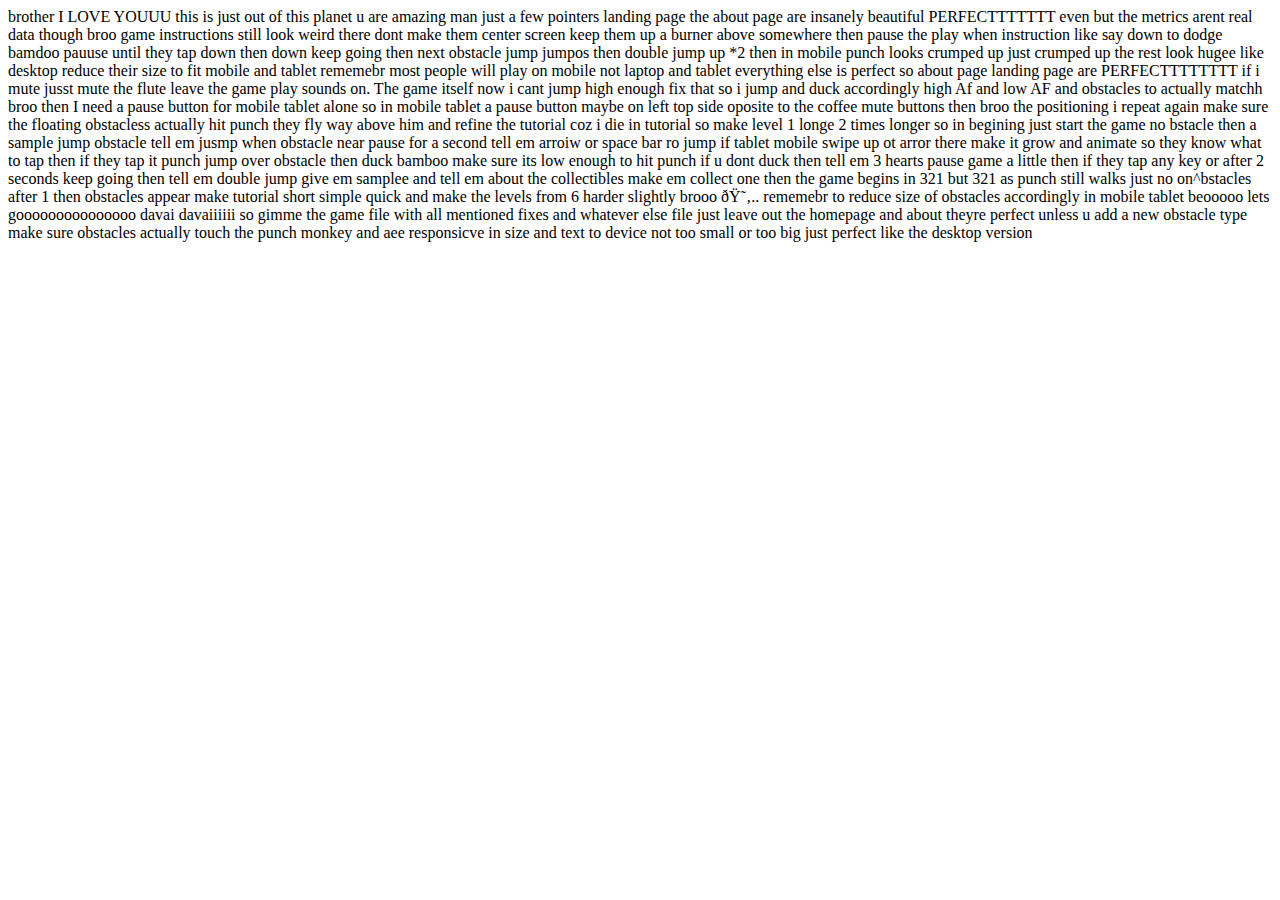
<file: samples/101.htm>
<!-- <!doctype html>
<html lang="en">
  <head>
    <meta charset="UTF-8" />
    <meta name="viewport" content="width=device-width, initial-scale=1.0" />
    <title>PUNCH'S GREAT ESCAPE 🐒</title>
    <style>
      @import url("https://fonts.googleapis.com/css2?family=Boogaloo&family=Nunito:wght@400;700;900&display=swap");

      * {
        margin: 0;
        padding: 0;
        box-sizing: border-box;
      }

      body {
        background: #1a0a2e;
        display: flex;
        flex-direction: column;
        align-items: center;
        justify-content: center;
        height: 100vh;
        overflow: hidden;
        font-family: "Boogaloo", cursive;
      }

      #game-wrapper {
        position: relative;
        width: 800px;
      }

      #title-screen {
        position: absolute;
        inset: 0;
        display: flex;
        flex-direction: column;
        align-items: center;
        justify-content: center;
        z-index: 100;
        background: #1a0a2e;
        border-radius: 16px;
      }

      #title-screen h1 {
        font-size: 64px;
        color: #ff6b35;
        text-shadow:
          4px 4px 0 #c23b0a,
          0 0 40px #ff6b3566;
        line-height: 1;
        text-align: center;
      }

      #title-screen .subtitle {
        font-size: 22px;
        color: #ffd166;
        margin: 12px 0 32px;
        letter-spacing: 2px;
      }

      .story-text {
        font-size: 16px;
        color: #ccc;
        font-family: "Nunito", sans-serif;
        text-align: center;
        max-width: 500px;
        line-height: 1.6;
        margin-bottom: 28px;
        opacity: 0.85;
      }

      #start-btn {
        background: #ff6b35;
        color: white;
        border: none;
        padding: 16px 48px;
        font-size: 28px;
        font-family: "Boogaloo", cursive;
        border-radius: 50px;
        cursor: pointer;
        box-shadow:
          0 6px 0 #c23b0a,
          0 0 30px #ff6b3566;
        transition:
          transform 0.1s,
          box-shadow 0.1s;
        letter-spacing: 1px;
      }

      #start-btn:hover {
        transform: translateY(-3px);
        box-shadow:
          0 9px 0 #c23b0a,
          0 0 40px #ff6b35aa;
      }
      #start-btn:active {
        transform: translateY(3px);
        box-shadow: 0 3px 0 #c23b0a;
      }

      #hud {
        display: flex;
        justify-content: space-between;
        align-items: center;
        padding: 8px 16px;
        color: white;
        font-size: 22px;
        background: rgba(0, 0, 0, 0.4);
        border-radius: 12px 12px 0 0;
      }

      #hud .hearts span {
        font-size: 20px;
      }
      #score-display {
        color: #ffd166;
      }
      #progress-bar-wrap {
        width: 200px;
        height: 12px;
        background: rgba(255, 255, 255, 0.15);
        border-radius: 6px;
        overflow: hidden;
      }
      #progress-bar {
        height: 100%;
        background: linear-gradient(90deg, #06d6a0, #ffd166);
        border-radius: 6px;
        transition: width 0.3s;
        width: 0%;
      }

      #canvas {
        display: block;
        border-radius: 0 0 12px 12px;
      }

      #controls-hint {
        color: rgba(255, 255, 255, 0.4);
        font-size: 14px;
        font-family: "Nunito", sans-serif;
        margin-top: 10px;
        text-align: center;
      }

      #game-over-screen,
      #win-screen {
        position: absolute;
        inset: 0;
        display: none;
        flex-direction: column;
        align-items: center;
        justify-content: center;
        z-index: 50;
        background: rgba(15, 5, 30, 0.92);
        border-radius: 16px;
      }

      #game-over-screen h2 {
        font-size: 52px;
        color: #ff4d6d;
        text-shadow: 3px 3px 0 #7b0020;
      }
      #win-screen h2 {
        font-size: 48px;
        color: #06d6a0;
        text-shadow: 3px 3px 0 #02705a;
      }

      .end-score {
        font-size: 28px;
        color: #ffd166;
        margin: 12px 0 24px;
      }

      .restart-btn {
        background: #06d6a0;
        color: #1a0a2e;
        border: none;
        padding: 14px 40px;
        font-size: 24px;
        font-family: "Boogaloo", cursive;
        border-radius: 50px;
        cursor: pointer;
        box-shadow: 0 5px 0 #028a66;
        transition: transform 0.1s;
      }

      .restart-btn:hover {
        transform: translateY(-2px);
      }
      .restart-btn:active {
        transform: translateY(2px);
        box-shadow: 0 2px 0 #028a66;
      }

      .win-msg {
        font-size: 20px;
        color: #fff;
        font-family: "Nunito", sans-serif;
        text-align: center;
        max-width: 420px;
        line-height: 1.6;
        margin: 10px 0 20px;
        opacity: 0.9;
      }
    </style>
  </head>
  <body>
    <div id="game-wrapper">
      <div id="title-screen">
        <h1>🐒 PUNCH'S<br />GREAT ESCAPE</h1>
        <p class="subtitle">🧸 PROTECT THE PLUSHIE 🧸</p>
        <p class="story-text">
          Punch just YOINKED the red plushie from the monkey gang.<br />
          Now they're coming for him. RUN, Punch. <strong>RUN.</strong><br />
          Get to your mom and she'll keep you safe. 💛
        </p>
        <button id="start-btn" onclick="startGame()">DAAAAAVAI! 🚀</button>
      </div>

      <div id="game-over-screen">
        <h2>💀 GOT CAUGHT</h2>
        <p class="end-score" id="go-score">Score: 0</p>
        <p
          style="
            color: #ccc;
            font-family: Nunito, sans-serif;
            font-size: 16px;
            margin-bottom: 20px;
          "
        >
          The monkeys took the plushie back... for now.
        </p>
        <button class="restart-btn" onclick="restartGame()">
          TRY AGAIN 🐒
        </button>
      </div>

      <div id="win-screen">
        <h2>🎉 SAFE AT LAST!</h2>
        <p class="win-msg">
          Punch made it to his mama! She tucked him in and he fell asleep
          cuddling his little red plushie. 🧸💤<br /><br />The monkey gang never
          bothered him again.
        </p>
        <p class="end-score" id="win-score">Score: 0</p>
        <button class="restart-btn" onclick="restartGame()">
          PLAY AGAIN 🌙
        </button>
      </div>

      <div id="hud">
        <div class="hearts" id="hearts">❤️❤️❤️</div>
        <div id="score-display">0 pts</div>
        <div id="progress-bar-wrap"><div id="progress-bar"></div></div>
      </div>
      <canvas id="canvas" width="800" height="300"></canvas>
      <p id="controls-hint">
        SPACE / ↑ = Jump &nbsp;|&nbsp; ↓ = Slide &nbsp;|&nbsp; Double jump
        supported!
      </p>
    </div>

    <script>
      const canvas = document.getElementById("canvas");
      const ctx = canvas.getContext("2d");

      const W = canvas.width;
      const H = canvas.height;
      const GROUND = H - 60;

      // === GAME STATE ===
      let state = "idle"; // idle | playing | over | win
      let score = 0;
      let distance = 0;
      let winDistance = 4000;
      let lives = 3;
      let speed = 5;
      let frame = 0;
      let hitCooldown = 0;
      let particles = [];

      // === BG LAYERS ===
      let bgLayers = [
        { x: 0, speed: 0.5, color: "#2d1b69", stars: generateStars(30) },
        { x: 0, speed: 1.5, trees: generateTrees(8, 160, 220) },
        { x: 0, speed: 2.5, trees: generateTrees(6, 80, 130) },
      ];

      function generateStars(n) {
        let s = [];
        for (let i = 0; i < n; i++)
          s.push({
            x: Math.random() * W,
            y: Math.random() * H * 0.6,
            r: Math.random() * 2 + 0.5,
          });
        return s;
      }

      function generateTrees(n, minH, maxH) {
        let t = [];
        for (let i = 0; i < n; i++) {
          t.push({
            x: (W / n) * i + Math.random() * 80,
            h: minH + Math.random() * (maxH - minH),
          });
        }
        return t;
      }

      // === PUNCH ===
      let punch = {
        x: 120,
        y: GROUND,
        w: 44,
        h: 50,
        vy: 0,
        jumping: false,
        jumpCount: 0,
        sliding: false,
        slideTimer: 0,
        animFrame: 0,
        animTimer: 0,
        get top() {
          return this.y - (this.sliding ? this.h * 0.5 : this.h);
        },
        get bottom() {
          return this.y;
        },
        get right() {
          return this.x + this.w;
        },
        get hitH() {
          return this.sliding ? this.h * 0.5 : this.h;
        },
        get hitY() {
          return this.y - this.hitH;
        },
      };

      // === OBSTACLES ===
      let obstacles = [];
      let obsCooldown = 80;

      // === COLLECTIBLES (bananas) ===
      let collectibles = [];
      let colCooldown = 120;

      // === INPUT ===
      const keys = {};
      document.addEventListener("keydown", (e) => {
        if (keys[e.code]) return;
        keys[e.code] = true;

        if (state !== "playing") return;

        if (e.code === "Space" || e.code === "ArrowUp") {
          e.preventDefault();
          doJump();
        }
        if (e.code === "ArrowDown") {
          e.preventDefault();
          doSlide();
        }
      });
      document.addEventListener("keyup", (e) => {
        keys[e.code] = false;
        if (e.code === "ArrowDown" && punch.sliding) {
          punch.sliding = false;
          punch.slideTimer = 0;
        }
      });

      // Touch controls
      canvas.addEventListener("touchstart", (e) => {
        e.preventDefault();
        const t = e.touches[0];
        if (t.clientY < canvas.getBoundingClientRect().top + H * 0.5) doJump();
        else doSlide();
      });
      canvas.addEventListener("touchend", (e) => {
        e.preventDefault();
        punch.sliding = false;
      });

      function doJump() {
        if (punch.jumpCount < 2) {
          punch.vy = punch.jumpCount === 0 ? -14 : -11;
          punch.jumping = true;
          punch.jumpCount++;
          punch.sliding = false;
          spawnParticles(punch.x + punch.w / 2, punch.y, "#ffd166", 5);
        }
      }

      function doSlide() {
        if (!punch.jumping) {
          punch.sliding = true;
          punch.slideTimer = 40;
        }
      }

      // === OBSTACLE TYPES ===
      // type: 'slider' (low, duck it) | 'jumper' (mid, jump it) | 'thrower' (high, slide under?)
      function spawnObstacle() {
        let r = Math.random();
        let type, y, w, h, color;

        if (r < 0.4) {
          // Slider: runs low, you must jump
          type = "slider";
          h = 30;
          w = 48;
          y = GROUND;
          color = "#ef476f";
        } else if (r < 0.75) {
          // Jumper: leaps at mid height, jump over
          type = "jumper";
          h = 44;
          w = 44;
          y = GROUND;
          color = "#ff9f1c";
        } else {
          // Vine: low hanging, you must slide
          type = "vine";
          h = 60;
          w = 18;
          y = GROUND - 80;
          color = "#06d6a0";
        }

        obstacles.push({ type, x: W + 20, y, w, h, color, animFrame: 0 });
      }

      function spawnCollectible() {
        collectibles.push({
          x: W + 20,
          y: GROUND - 60 - Math.random() * 50,
          r: 10,
          collected: false,
        });
      }

      // === PARTICLES ===
      function spawnParticles(x, y, color, n = 8) {
        for (let i = 0; i < n; i++) {
          particles.push({
            x,
            y,
            vx: (Math.random() - 0.5) * 5,
            vy: -Math.random() * 5 - 1,
            life: 40 + Math.random() * 20,
            maxLife: 60,
            color,
            r: 3 + Math.random() * 4,
          });
        }
      }

      // === UPDATE ===
      function update() {
        frame++;
        distance += speed;
        score += Math.floor(speed * 0.1);
        speed = 5 + Math.min(distance / 800, 7);

        if (hitCooldown > 0) hitCooldown--;

        // Progress
        let prog = Math.min(distance / winDistance, 1);
        document.getElementById("progress-bar").style.width = prog * 100 + "%";

        // Win condition
        if (distance >= winDistance) {
          triggerWin();
          return;
        }

        // BG parallax
        for (let l of bgLayers) {
          l.x -= l.speed;
          if (l.trees) {
            for (let t of l.trees) {
              t.x -= l.speed;
              if (t.x < -50) t.x = W + 50;
            }
          }
        }

        // Punch physics
        if (punch.sliding) {
          punch.slideTimer--;
          if (punch.slideTimer <= 0) punch.sliding = false;
        }

        punch.vy += 0.7;
        punch.y += punch.vy;

        if (punch.y >= GROUND) {
          punch.y = GROUND;
          punch.vy = 0;
          punch.jumping = false;
          punch.jumpCount = 0;
        }

        // Punch animation
        punch.animTimer++;
        if (punch.animTimer > 8) {
          punch.animTimer = 0;
          punch.animFrame = (punch.animFrame + 1) % 4;
        }

        // Spawn obstacles
        obsCooldown--;
        if (obsCooldown <= 0) {
          spawnObstacle();
          obsCooldown = 50 + Math.random() * 80;
        }

        // Spawn collectibles
        colCooldown--;
        if (colCooldown <= 0) {
          spawnCollectible();
          colCooldown = 80 + Math.random() * 80;
        }

        // Move obstacles
        for (let i = obstacles.length - 1; i >= 0; i--) {
          let o = obstacles[i];
          o.x -= speed;
          o.animFrame = frame % 16 < 8 ? 0 : 1;

          // Collision
          if (hitCooldown === 0) {
            let px = punch.x + 8,
              pw = punch.w - 16;
            let py = punch.hitY + 6,
              ph = punch.hitH - 10;

            let ox = o.x + 6,
              ow = o.w - 12;
            let oy = o.type === "vine" ? o.y : o.y - o.h + 6,
              oh = o.h - 10;

            if (px < ox + ow && px + pw > ox && py < oy + oh && py + ph > oy) {
              takeDamage();
            }
          }

          if (o.x < -80) obstacles.splice(i, 1);
        }

        // Move collectibles
        for (let i = collectibles.length - 1; i >= 0; i--) {
          let c = collectibles[i];
          c.x -= speed;
          if (!c.collected) {
            let px = punch.x + 8,
              pw = punch.w - 16;
            let py = punch.hitY,
              ph = punch.hitH;
            if (
              px < c.x + c.r &&
              px + pw > c.x - c.r &&
              py < c.y + c.r &&
              py + ph > c.y - c.r
            ) {
              c.collected = true;
              score += 50;
              spawnParticles(c.x, c.y, "#ffd166", 10);
            }
          }
          if (c.x < -20) collectibles.splice(i, 1);
        }

        // Particles
        for (let i = particles.length - 1; i >= 0; i--) {
          let p = particles[i];
          p.x += p.vx;
          p.y += p.vy;
          p.vy += 0.2;
          p.life--;
          if (p.life <= 0) particles.splice(i, 1);
        }

        // Update HUD
        document.getElementById("score-display").textContent = score + " pts";
      }

      function takeDamage() {
        lives--;
        hitCooldown = 90;
        spawnParticles(
          punch.x + punch.w / 2,
          punch.y - punch.h / 2,
          "#ff4d6d",
          15,
        );
        let h = "";
        for (let i = 0; i < lives; i++) h += "❤️";
        for (let i = lives; i < 3; i++) h += "🖤";
        document.getElementById("hearts").textContent = h || "💀";
        if (lives <= 0) triggerGameOver();
      }

      // === DRAW ===
      function drawBackground() {
        // Sky gradient
        let grad = ctx.createLinearGradient(0, 0, 0, H);
        grad.addColorStop(0, "#0d0426");
        grad.addColorStop(1, "#2d1b69");
        ctx.fillStyle = grad;
        ctx.fillRect(0, 0, W, H);

        // Stars
        let l0 = bgLayers[0];
        ctx.fillStyle = "rgba(255,255,255,0.7)";
        for (let s of l0.stars) {
          ctx.beginPath();
          ctx.arc((((s.x - l0.x * 0.5) % W) + W) % W, s.y, s.r, 0, Math.PI * 2);
          ctx.fill();
        }

        // Moon
        ctx.fillStyle = "#ffd166";
        ctx.shadowColor = "#ffd16688";
        ctx.shadowBlur = 20;
        ctx.beginPath();
        ctx.arc(680, 50, 28, 0, Math.PI * 2);
        ctx.fill();
        ctx.shadowBlur = 0;

        // Far trees
        let l1 = bgLayers[1];
        ctx.fillStyle = "#1a0a3e";
        for (let t of l1.trees) {
          drawTree(
            ((((t.x - l1.x) % (W + 100)) + W + 100) % (W + 100)) - 100,
            GROUND,
            t.h,
          );
        }

        // Near trees
        let l2 = bgLayers[2];
        ctx.fillStyle = "#150834";
        for (let t of l2.trees) {
          drawTree(
            ((((t.x - l2.x) % (W + 100)) + W + 100) % (W + 100)) - 100,
            GROUND,
            t.h,
          );
        }

        // Ground
        let ggrad = ctx.createLinearGradient(0, GROUND, 0, H);
        ggrad.addColorStop(0, "#3d2b0a");
        ggrad.addColorStop(1, "#1f1507");
        ctx.fillStyle = ggrad;
        ctx.fillRect(0, GROUND, W, H - GROUND);

        // Ground line detail
        ctx.strokeStyle = "#5a3f10";
        ctx.lineWidth = 2;
        ctx.beginPath();
        ctx.moveTo(0, GROUND);
        ctx.lineTo(W, GROUND);
        ctx.stroke();

        // Running ground marks
        ctx.strokeStyle = "rgba(90,63,16,0.5)";
        ctx.lineWidth = 1;
        let markSpacing = 80;
        let offset = (frame * speed * 0.5) % markSpacing;
        for (let x = -offset; x < W; x += markSpacing) {
          ctx.beginPath();
          ctx.moveTo(x, GROUND + 10);
          ctx.lineTo(x + 30, GROUND + 10);
          ctx.stroke();
        }
      }

      function drawTree(x, baseY, h) {
        // trunk
        ctx.fillRect(x - 8, baseY - h * 0.4, 16, h * 0.4);
        // canopy
        ctx.beginPath();
        ctx.arc(x, baseY - h * 0.5, h * 0.4, 0, Math.PI * 2);
        ctx.fill();
      }

      function drawPunch() {
        let x = punch.x;
        let y = punch.y;
        let bobY = punch.jumping ? 0 : Math.sin(frame * 0.25) * 2;
        let isSliding = punch.sliding;
        let flash = hitCooldown > 0 && Math.floor(hitCooldown / 6) % 2 === 0;

        if (flash) {
          ctx.globalAlpha = 0.3;
        }

        ctx.save();
        ctx.translate(x + punch.w / 2, y + bobY);
        if (isSliding) ctx.scale(1, 0.5);

        // Shadow
        ctx.globalAlpha = flash ? 0.1 : 0.3;
        ctx.fillStyle = "#000";
        ctx.beginPath();
        ctx.ellipse(0, 2, 22, 8, 0, 0, Math.PI * 2);
        ctx.fill();
        ctx.globalAlpha = flash ? 0.3 : 1;

        // Body
        ctx.fillStyle = "#c47a2e";
        ctx.beginPath();
        ctx.roundRect(-16, -42, 32, 34, 8);
        ctx.fill();

        // Belly
        ctx.fillStyle = "#e8a96a";
        ctx.beginPath();
        ctx.ellipse(0, -30, 10, 12, 0, 0, Math.PI * 2);
        ctx.fill();

        // Head
        ctx.fillStyle = "#c47a2e";
        ctx.beginPath();
        ctx.arc(0, -50, 16, 0, Math.PI * 2);
        ctx.fill();

        // Face
        ctx.fillStyle = "#e8a96a";
        ctx.beginPath();
        ctx.ellipse(0, -46, 11, 10, 0, 0, Math.PI * 2);
        ctx.fill();

        // Eyes
        ctx.fillStyle = "#1a0a2e";
        ctx.beginPath();
        ctx.arc(-5, -52, 3, 0, Math.PI * 2);
        ctx.arc(5, -52, 3, 0, Math.PI * 2);
        ctx.fill();

        // Eye shine
        ctx.fillStyle = "white";
        ctx.beginPath();
        ctx.arc(-4, -53, 1, 0, Math.PI * 2);
        ctx.arc(6, -53, 1, 0, Math.PI * 2);
        ctx.fill();

        // Smile
        ctx.strokeStyle = "#1a0a2e";
        ctx.lineWidth = 2;
        ctx.beginPath();
        ctx.arc(0, -42, 5, 0.2, Math.PI - 0.2);
        ctx.stroke();

        // Ears
        ctx.fillStyle = "#c47a2e";
        ctx.beginPath();
        ctx.arc(-15, -52, 7, 0, Math.PI * 2);
        ctx.arc(15, -52, 7, 0, Math.PI * 2);
        ctx.fill();
        ctx.fillStyle = "#e8c09a";
        ctx.beginPath();
        ctx.arc(-15, -52, 4, 0, Math.PI * 2);
        ctx.arc(15, -52, 4, 0, Math.PI * 2);
        ctx.fill();

        // Plushie (red)
        ctx.fillStyle = "#ff4d6d";
        let punchArmX = -18;
        let punchArmY = -28;
        ctx.beginPath();
        ctx.arc(punchArmX, punchArmY, 10, 0, Math.PI * 2);
        ctx.fill();
        ctx.fillStyle = "#ff8fa3";
        ctx.beginPath();
        ctx.arc(punchArmX - 2, punchArmY - 3, 4, 0, Math.PI * 2);
        ctx.fill();
        // plushie ears
        ctx.fillStyle = "#ff4d6d";
        ctx.beginPath();
        ctx.arc(punchArmX - 7, punchArmY - 8, 4, 0, Math.PI * 2);
        ctx.arc(punchArmX + 3, punchArmY - 10, 4, 0, Math.PI * 2);
        ctx.fill();

        // Running legs
        let legCycle = punch.jumping ? 0 : Math.sin(frame * 0.4) * 12;
        ctx.fillStyle = "#c47a2e";
        ctx.beginPath();
        ctx.roundRect(-12, -10, 10, 14, 4);
        ctx.roundRect(2, -10, 10, 14, 4);
        ctx.fill();
        // feet
        ctx.fillStyle = "#a05a1e";
        ctx.beginPath();
        ctx.ellipse(-7, 5, 8, 5, legCycle * 0.03, 0, Math.PI * 2);
        ctx.ellipse(7, 5, 8, 5, -legCycle * 0.03, 0, Math.PI * 2);
        ctx.fill();

        ctx.restore();
        ctx.globalAlpha = 1;
      }

      function drawObstacle(o) {
        ctx.save();
        ctx.translate(o.x + o.w / 2, 0);

        if (o.type === "vine") {
          // Hanging vine / branch
          ctx.fillStyle = "#06d6a0";
          ctx.fillRect(-o.w / 2, o.y - 8, o.w, 8);
          // leaves
          for (let i = 0; i < 3; i++) {
            let lx = -o.w / 2 + i * (o.w / 2) + 4;
            ctx.fillStyle = i % 2 === 0 ? "#06d6a0" : "#05b386";
            ctx.beginPath();
            ctx.ellipse(lx, o.y - 16 - i * 8, 8, 14, 0.3, 0, Math.PI * 2);
            ctx.fill();
          }
          // "DUCK!" label
          ctx.fillStyle = "#fff";
          ctx.font = "bold 11px Boogaloo, cursive";
          ctx.textAlign = "center";
          ctx.fillText("DUCK!", 0, o.y - o.h + 10);
        } else if (o.type === "slider") {
          // Low sliding monkey
          let bob = o.animFrame === 0 ? 0 : 2;
          let gy = o.y + bob;

          ctx.fillStyle = "#ef476f";
          // body low
          ctx.beginPath();
          ctx.roundRect(-o.w / 2, gy - 20, o.w, 20, 6);
          ctx.fill();
          // head
          ctx.fillStyle = "#ff7096";
          ctx.beginPath();
          ctx.arc(-o.w / 2 + 12, gy - 28, 12, 0, Math.PI * 2);
          ctx.fill();
          // angry eyes
          ctx.fillStyle = "white";
          ctx.beginPath();
          ctx.arc(-o.w / 2 + 8, gy - 31, 4, 0, Math.PI * 2);
          ctx.arc(-o.w / 2 + 16, gy - 31, 4, 0, Math.PI * 2);
          ctx.fill();
          ctx.fillStyle = "#1a0a2e";
          ctx.beginPath();
          ctx.arc(-o.w / 2 + 9, gy - 30, 2.5, 0, Math.PI * 2);
          ctx.arc(-o.w / 2 + 17, gy - 30, 2.5, 0, Math.PI * 2);
          ctx.fill();
          // angry brows
          ctx.strokeStyle = "#1a0a2e";
          ctx.lineWidth = 2.5;
          ctx.beginPath();
          ctx.moveTo(-o.w / 2 + 5, gy - 36);
          ctx.lineTo(-o.w / 2 + 13, gy - 33);
          ctx.moveTo(-o.w / 2 + 13, gy - 36);
          ctx.lineTo(-o.w / 2 + 20, gy - 33);
          ctx.stroke();
          // mouth
          ctx.strokeStyle = "#1a0a2e";
          ctx.lineWidth = 2;
          ctx.beginPath();
          ctx.arc(-o.w / 2 + 12, gy - 24, 4, 0, Math.PI);
          ctx.stroke();

          // JUMP label
          ctx.fillStyle = "#fff";
          ctx.font = "bold 11px Boogaloo";
          ctx.textAlign = "center";
          ctx.fillText("JUMP!", 0, gy - 42);
        } else {
          // Jumper monkey - upright
          let bob = o.animFrame === 0 ? 0 : -4;

          ctx.fillStyle = "#ff9f1c";
          // body
          ctx.beginPath();
          ctx.roundRect(-o.w / 2, o.y - o.h + bob, o.w, o.h * 0.7, 8);
          ctx.fill();
          // head
          ctx.beginPath();
          ctx.arc(0, o.y - o.h - 8 + bob, 16, 0, Math.PI * 2);
          ctx.fill();
          // face
          ctx.fillStyle = "#ffc76b";
          ctx.beginPath();
          ctx.ellipse(0, o.y - o.h - 4 + bob, 10, 9, 0, 0, Math.PI * 2);
          ctx.fill();
          // eyes
          ctx.fillStyle = "white";
          ctx.beginPath();
          ctx.arc(-5, o.y - o.h - 11 + bob, 4, 0, Math.PI * 2);
          ctx.arc(5, o.y - o.h - 11 + bob, 4, 0, Math.PI * 2);
          ctx.fill();
          ctx.fillStyle = "#1a0a2e";
          ctx.beginPath();
          ctx.arc(-4, o.y - o.h - 10 + bob, 2.5, 0, Math.PI * 2);
          ctx.arc(6, o.y - o.h - 10 + bob, 2.5, 0, Math.PI * 2);
          ctx.fill();
          // furrowed brows
          ctx.strokeStyle = "#1a0a2e";
          ctx.lineWidth = 2.5;
          ctx.beginPath();
          ctx.moveTo(-9, o.y - o.h - 17 + bob);
          ctx.lineTo(-1, o.y - o.h - 14 + bob);
          ctx.moveTo(1, o.y - o.h - 17 + bob);
          ctx.lineTo(9, o.y - o.h - 14 + bob);
          ctx.stroke();

          ctx.fillStyle = "#fff";
          ctx.font = "bold 11px Boogaloo";
          ctx.textAlign = "center";
          ctx.fillText("JUMP!", 0, o.y - o.h - 36 + bob);
        }

        ctx.restore();
      }

      function drawCollectible(c) {
        if (c.collected) return;
        let bob = Math.sin(frame * 0.08 + c.x) * 4;
        ctx.fillStyle = "#ffd166";
        ctx.shadowColor = "#ffd166";
        ctx.shadowBlur = 10;
        ctx.beginPath();
        ctx.arc(c.x, c.y + bob, c.r, 0, Math.PI * 2);
        ctx.fill();
        ctx.shadowBlur = 0;
        // banana icon
        ctx.font = "16px serif";
        ctx.textAlign = "center";
        ctx.fillText("🍌", c.x, c.y + bob + 5);
      }

      function drawParticles() {
        for (let p of particles) {
          ctx.globalAlpha = p.life / p.maxLife;
          ctx.fillStyle = p.color;
          ctx.beginPath();
          ctx.arc(p.x, p.y, p.r * (p.life / p.maxLife), 0, Math.PI * 2);
          ctx.fill();
        }
        ctx.globalAlpha = 1;
      }

      function drawDistanceMarker() {
        ctx.fillStyle = "rgba(255,255,255,0.15)";
        ctx.font = "14px Nunito, sans-serif";
        ctx.textAlign = "right";
        ctx.fillText(
          `${Math.floor(distance)}m / ${winDistance}m to mama`,
          W - 10,
          H - 10,
        );

        // checkpoint markers
        let phases = [
          { d: winDistance * 0.33, label: "🌴 Deep Jungle" },
          { d: winDistance * 0.66, label: "🌙 Moonlit Path" },
          { d: winDistance, label: "🏠 Mama's House" },
        ];
        for (let p of phases) {
          if (Math.abs(distance - p.d) < speed * 2) {
            ctx.font = "bold 24px Boogaloo";
            ctx.textAlign = "center";
            ctx.fillStyle = "#ffd166";
            ctx.fillText(p.label, W / 2, H / 2 - 20);
          }
        }
      }

      // === RENDER ===
      function render() {
        ctx.clearRect(0, 0, W, H);
        drawBackground();

        for (let c of collectibles) drawCollectible(c);
        for (let o of obstacles) drawObstacle(o);
        drawPunch();
        drawParticles();
        drawDistanceMarker();
      }

      // === LOOP ===
      let animId;
      function loop() {
        if (state !== "playing") return;
        update();
        render();
        animId = requestAnimationFrame(loop);
      }

      // === CONTROLS ===
      function startGame() {
        document.getElementById("title-screen").style.display = "none";
        resetState();
        state = "playing";
        loop();
      }

      function restartGame() {
        document.getElementById("game-over-screen").style.display = "none";
        document.getElementById("win-screen").style.display = "none";
        cancelAnimationFrame(animId);
        resetState();
        state = "playing";
        loop();
      }

      function resetState() {
        score = 0;
        distance = 0;
        lives = 3;
        speed = 5;
        frame = 0;
        hitCooldown = 0;
        obstacles = [];
        collectibles = [];
        particles = [];
        obsCooldown = 80;
        colCooldown = 120;

        punch.y = GROUND;
        punch.vy = 0;
        punch.jumping = false;
        punch.jumpCount = 0;
        punch.sliding = false;
        punch.slideTimer = 0;
        punch.animFrame = 0;
        punch.animTimer = 0;

        document.getElementById("hearts").textContent = "❤️❤️❤️";
        document.getElementById("score-display").textContent = "0 pts";
        document.getElementById("progress-bar").style.width = "0%";
      }

      function triggerGameOver() {
        state = "over";
        cancelAnimationFrame(animId);
        document.getElementById("go-score").textContent = "Score: " + score;
        document.getElementById("game-over-screen").style.display = "flex";
      }

      function triggerWin() {
        state = "win";
        cancelAnimationFrame(animId);

        // Draw final peaceful scene
        render();
        drawWinScene();

        document.getElementById("win-score").textContent = "Score: " + score;
        setTimeout(() => {
          document.getElementById("win-screen").style.display = "flex";
        }, 1500);
      }

      function drawWinScene() {
        // Flash
        ctx.fillStyle = "rgba(255,215,100,0.3)";
        ctx.fillRect(0, 0, W, H);

        // Stars burst
        for (let i = 0; i < 30; i++) {
          spawnParticles(
            Math.random() * W,
            Math.random() * H,
            ["#ffd166", "#06d6a0", "#ff6b35", "#ff4d6d"][
              Math.floor(Math.random() * 4)
            ],
            3,
          );
        }
      }

      // Draw idle scene before start
      (function drawIdle() {
        drawBackground();

        // Punch sleeping in corner
        ctx.save();
        ctx.translate(200, GROUND);
        ctx.fillStyle = "#c47a2e";
        ctx.beginPath();
        ctx.roundRect(-20, -30, 40, 30, 8);
        ctx.fill();
        ctx.beginPath();
        ctx.arc(0, -38, 16, 0, Math.PI * 2);
        ctx.fill();
        ctx.fillStyle = "#e8a96a";
        ctx.beginPath();
        ctx.ellipse(0, -34, 11, 10, 0, 0, Math.PI * 2);
        ctx.fill();
        // closed eyes
        ctx.strokeStyle = "#1a0a2e";
        ctx.lineWidth = 2;
        ctx.beginPath();
        ctx.arc(-5, -40, 3, Math.PI, 0);
        ctx.arc(5, -40, 3, Math.PI, 0);
        ctx.stroke();
        // plushie
        ctx.fillStyle = "#ff4d6d";
        ctx.beginPath();
        ctx.arc(-22, -22, 10, 0, Math.PI * 2);
        ctx.fill();
        // zzz
        ctx.fillStyle = "#ffd166";
        ctx.font = "bold 14px Boogaloo";
        ctx.textAlign = "center";
        ctx.fillText("z z z", 20, -55);
        ctx.restore();
      })();
    </script>
  </body>
</html> -->

brother I LOVE YOUUU this is just out of this planet u are amazing man just a
few pointers landing page the about page are insanely beautiful PERFECTTTTTTT
even but the metrics arent real data though broo game instructions still look
weird there dont make them center screen keep them up a burner above somewhere
then pause the play when instruction like say down to dodge bamdoo pauuse until
they tap down then down keep going then next obstacle jump jumpos then double
jump up *2 then in mobile punch looks crumped up just crumped up the rest look
hugee like desktop reduce their size to fit mobile and tablet rememebr most
people will play on mobile not laptop and tablet everything else is perfect so
about page landing page are PERFECTTTTTTTT if i mute jusst mute the flute leave
the game play sounds on. The game itself now i cant jump high enough fix that so
i jump and duck accordingly high Af and low AF and obstacles to actually matchh
broo then I need a pause button for mobile tablet alone so in mobile tablet a
pause button maybe on left top side oposite to the coffee mute buttons then broo
the positioning i repeat again make sure the floating obstacless actually hit
punch they fly way above him and refine the tutorial coz i die in tutorial so
make level 1 longe 2 times longer so in begining just start the game no bstacle
then a sample jump obstacle tell em jusmp when obstacle near pause for a second
tell em arroiw or space bar ro jump if tablet mobile swipe up ot arror there
make it grow and animate so they know what to tap then if they tap it punch jump
over obstacle then duck bamboo make sure its low enough to hit punch if u dont
duck then tell em 3 hearts pause game a little then if they tap any key or after
2 seconds keep going then tell em double jump give em samplee and tell em about
the collectibles make em collect one then the game begins in 321 but 321 as
punch still walks just no on^bstacles after 1 then obstacles appear make
tutorial short simple quick and make the levels from 6 harder slightly brooo
😂.. rememebr to reduce size of obstacles accordingly in mobile tablet beooooo
lets gooooooooooooooo davai davaiiiiii so gimme the game file with all mentioned
fixes and whatever else file just leave out the homepage and about theyre
perfect unless u add a new obstacle type make sure obstacles actually touch the
punch monkey and aee responsicve in size and text to device not too small or too
big just perfect like the desktop version
</file>
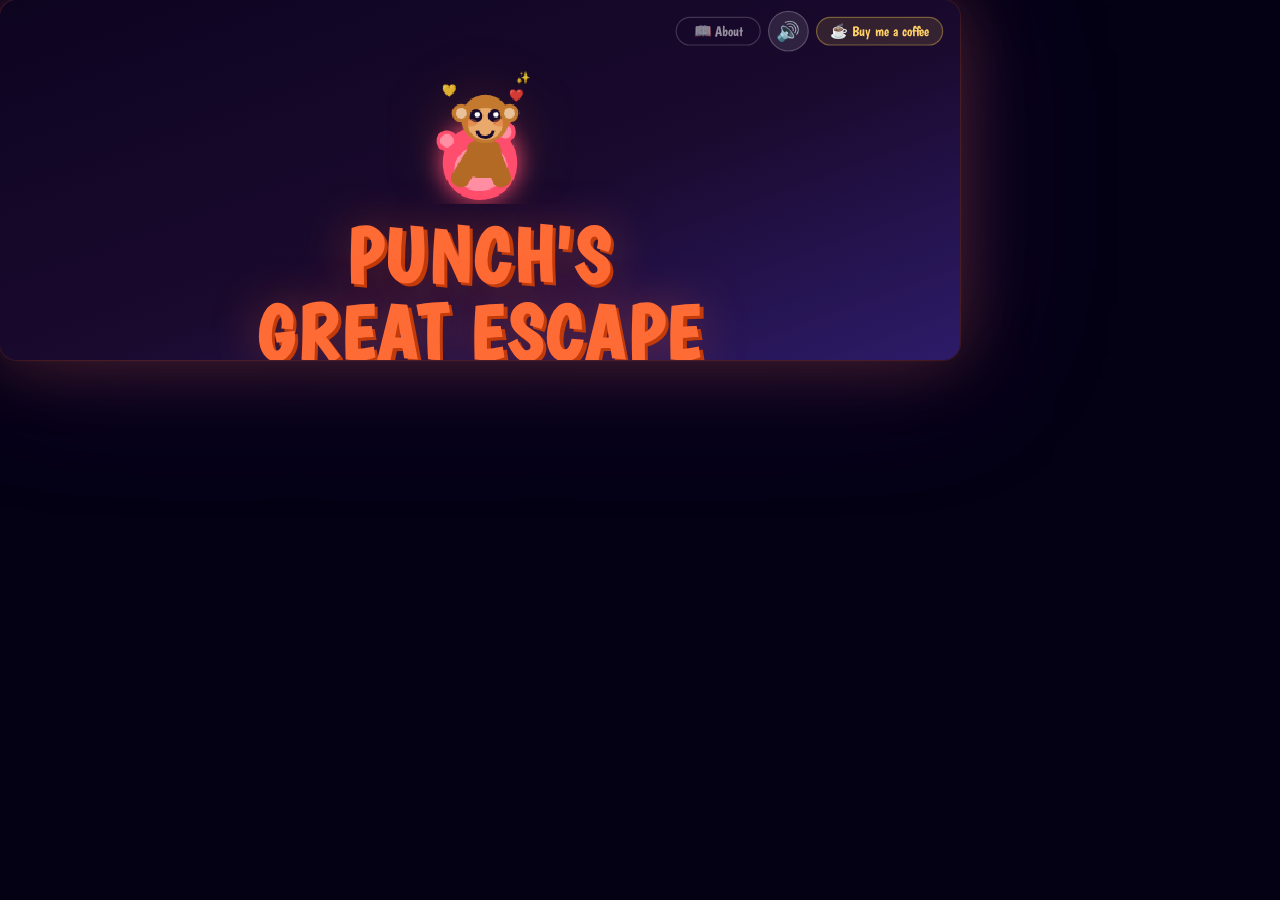
<file: samples/punchie.htm>
<!doctype html>
<html lang="en">
  <head>
    <!--
  ╔═══════════════════════════════════════════════════╗
  ║   PUNCH'S GREAT ESCAPE  —  V4                    ║
  ║   by Allan (@alton47)                             ║
  ║   Inspired by the viral Punch monkey trend 2026  ║
  ╚═══════════════════════════════════════════════════╝
-->
    <meta charset="UTF-8" />
    <meta
      name="viewport"
      content="width=device-width, initial-scale=1.0, maximum-scale=1.0, user-scalable=no"
    />
    <title>Punch's Great Escape 🐒</title>
    <meta
      name="description"
      content="The bully monkeys yoinked Punch's red plushie! Help him run through 10 wild levels to get it back. Free browser game."
    />
    <meta
      name="keywords"
      content="punch monkey game, punch plushie game, monkey runner, free browser game, punch monkey trend 2026"
    />
    <meta
      property="og:title"
      content="Punch's Great Escape 🐒 — Get the plushie back!"
    />
    <meta
      property="og:description"
      content="The bully monkeys yoinked Punch's red plushie. 10 levels of pure chaos."
    />
    <meta name="twitter:card" content="summary" />
    <!-- Custom monkey favicon via SVG data URI -->
    <link
      rel="icon"
      href="data:image/svg+xml,<svg xmlns='http://www.w3.org/2000/svg' viewBox='0 0 100 100'><circle cx='50' cy='55' r='38' fill='%23c47a2e'/><circle cx='50' cy='48' r='28' fill='%23c47a2e'/><circle cx='22' cy='36' r='12' fill='%23c47a2e'/><circle cx='78' cy='36' r='12' fill='%23c47a2e'/><circle cx='22' cy='36' r='7' fill='%23e8c09a'/><circle cx='78' cy='36' r='7' fill='%23e8c09a'/><ellipse cx='50' cy='54' rx='20' ry='18' fill='%23e8a96a'/><circle cx='42' cy='43' r='5' fill='%231a0a2e'/><circle cx='58' cy='43' r='5' fill='%231a0a2e'/><circle cx='43' cy='41' r='2' fill='white'/><circle cx='59' cy='41' r='2' fill='white'/><ellipse cx='50' cy='60' rx='8' ry='5' fill='%23c47a2e'/><circle cx='38' cy='62' r='4' fill='%23ff4d6d'/></svg>"
    />
    <style>
      /* ═══════════════════════════════════════════════════
   DESIGN SYSTEM
   ═══════════════════════════════════════════════════ */
      @import url("https://fonts.googleapis.com/css2?family=Boogaloo&family=Nunito:wght@400;700;900&display=swap");

      :root {
        /* Brand palette */
        --c-orange: #ff6b35;
        --c-orange-d: #c23b0a;
        --c-yellow: #ffd166;
        --c-teal: #06d6a0;
        --c-red: #ff4d6d;
        --c-purple: #1a0a2e;
        --c-violet: #a78bfa;
        /* Radii */
        --r-sm: 8px;
        --r-md: 14px;
        --r-lg: 22px;
        --r-pill: 50px;
      }

      /* ── RESET ── */
      *,
      *::before,
      *::after {
        margin: 0;
        padding: 0;
        box-sizing: border-box;
        -webkit-tap-highlight-color: transparent;
      }

      html,
      body {
        width: 100%;
        height: 100%;
        background: #050115;
        font-family: "Boogaloo", cursive;
        overflow: hidden;
        touch-action: none;
        user-select: none;
        -webkit-user-select: none;
      }

      /* ═══════════════════════════════════════════════════
   LAYOUT  —  The entire game lives in #shell which
   fills the viewport. #gc is the game container
   that scales to fill available space correctly.
   ═══════════════════════════════════════════════════ */
      #shell {
        position: fixed;
        inset: 0;
        display: flex;
        flex-direction: column;
        align-items: center;
        justify-content: center;
        background: #050115;
      }

      #gc {
        position: relative;
        /* Size set entirely by JS resize() */
        background: var(--c-purple);
        border-radius: var(--r-md);
        overflow: hidden;
        box-shadow:
          0 0 0 1px rgba(255, 107, 53, 0.12),
          0 0 60px rgba(255, 107, 53, 0.28),
          0 0 120px rgba(45, 27, 105, 0.45);
        /* Prevent sub-pixel bleed */
        image-rendering: pixelated;
      }

      /* The only canvas — sized dynamically */
      #cv {
        display: block;
        touch-action: none;
      }

      /* ═══════════════════════════════════════════════════
   SCREENS  —  Overlay system. Only .active shows.
   ═══════════════════════════════════════════════════ */
      .scr {
        position: absolute;
        inset: 0;
        display: none;
        flex-direction: column;
        align-items: center;
        justify-content: flex-start;
        overflow-y: auto;
        overflow-x: hidden;
        padding: clamp(10px, 2vw, 20px);
        gap: clamp(6px, 1.2vh, 12px);
        z-index: 50;
        background: linear-gradient(
          160deg,
          #0d0420 0%,
          #1a0a2e 55%,
          #2d1b69 100%
        );
      }
      .scr.active {
        display: flex;
      }

      /* Scrollable screens show bar on hover */
      .scr::-webkit-scrollbar {
        width: 4px;
      }
      .scr::-webkit-scrollbar-thumb {
        background: rgba(255, 255, 255, 0.15);
        border-radius: 2px;
      }

      /* ── Title screen hero ── */
      #scr-home {
        padding-top: clamp(8px, 1.5vh, 18px);
      }

      #title-art-canvas {
        /* JS sets exact size */
        display: block;
        flex-shrink: 0;
      }

      .game-title {
        font-size: clamp(28px, 6.5vw, 64px);
        color: var(--c-orange);
        text-shadow:
          3px 3px 0 var(--c-orange-d, #c23b0a),
          0 0 40px rgba(255, 107, 53, 0.35);
        line-height: 1;
        text-align: center;
        letter-spacing: 2px;
      }

      .game-subtitle {
        font-size: clamp(10px, 2vw, 16px);
        color: var(--c-yellow);
        letter-spacing: 3px;
        text-align: center;
        margin-top: 2px;
      }

      .story-box {
        background: rgba(255, 255, 255, 0.04);
        border: 1px solid rgba(255, 107, 53, 0.22);
        border-radius: var(--r-md);
        padding: clamp(8px, 1.5vh, 14px) clamp(12px, 2vw, 20px);
        max-width: min(440px, 90%);
        font-size: clamp(10px, 1.9vw, 14px);
        font-family: "Nunito", sans-serif;
        color: rgba(255, 255, 255, 0.82);
        line-height: 1.65;
        text-align: center;
        width: 100%;
      }

      .best-row {
        font-size: clamp(10px, 1.7vw, 13px);
        color: rgba(255, 255, 255, 0.3);
        font-family: "Nunito", sans-serif;
        text-align: center;
      }

      /* ── Persistent top bar (mute + coffee) visible on title + in-game ── */
      #topbar {
        position: absolute;
        top: 0;
        left: 0;
        right: 0;
        display: flex;
        align-items: center;
        justify-content: flex-end;
        gap: 6px;
        padding: clamp(5px, 1vh, 10px) clamp(8px, 1.5vw, 14px);
        z-index: 60;
        pointer-events: none; /* children handle their own events */
      }
      #topbar > * {
        pointer-events: all;
      }

      #coffee-btn {
        background: rgba(255, 213, 79, 0.12);
        border: 1px solid rgba(255, 213, 79, 0.35);
        color: var(--c-yellow);
        text-decoration: none;
        padding: 4px 11px;
        font-size: clamp(9px, 1.6vw, 12px);
        font-family: "Boogaloo", cursive;
        border-radius: var(--r-pill);
        display: flex;
        align-items: center;
        gap: 5px;
        white-space: nowrap;
        transition: background 0.2s;
      }
      #coffee-btn:hover {
        background: rgba(255, 213, 79, 0.24);
      }

      #mute-btn {
        width: clamp(26px, 3.5vw, 34px);
        height: clamp(26px, 3.5vw, 34px);
        border-radius: 50%;
        background: rgba(255, 255, 255, 0.1);
        border: 1px solid rgba(255, 255, 255, 0.2);
        color: white;
        font-size: clamp(12px, 2vw, 16px);
        cursor: pointer;
        display: flex;
        align-items: center;
        justify-content: center;
        transition: background 0.2s;
      }
      #mute-btn:hover {
        background: rgba(255, 255, 255, 0.22);
      }

      /* About button on home */
      #about-btn {
        background: transparent;
        border: 1px solid rgba(255, 255, 255, 0.18);
        color: rgba(255, 255, 255, 0.55);
        padding: 4px 14px;
        font-size: clamp(9px, 1.6vw, 12px);
        font-family: "Boogaloo", cursive;
        border-radius: var(--r-pill);
        cursor: pointer;
        transition: all 0.2s;
        white-space: nowrap;
      }
      #about-btn:hover {
        color: white;
        border-color: rgba(255, 255, 255, 0.4);
      }

      /* ── HUD bar (shown during gameplay) ── */
      #hud {
        position: absolute;
        top: 0;
        left: 0;
        right: 0;
        display: none;
        align-items: center;
        gap: clamp(4px, 1vw, 8px);
        padding: clamp(4px, 0.8vh, 8px) clamp(8px, 1.5vw, 14px);
        background: rgba(0, 0, 0, 0.58);
        backdrop-filter: blur(8px);
        z-index: 20;
      }
      #hud.visible {
        display: flex;
      }

      #hud-hearts {
        font-size: clamp(12px, 2.2vw, 17px);
        white-space: nowrap;
        flex-shrink: 0;
      }
      #hud-level {
        font-size: clamp(10px, 1.8vw, 14px);
        color: var(--c-teal);
        white-space: nowrap;
        flex-shrink: 0;
      }
      #hud-prog-wrap {
        flex: 1;
        height: 6px;
        min-width: 30px;
        background: rgba(255, 255, 255, 0.12);
        border-radius: 3px;
        overflow: hidden;
      }
      #hud-prog {
        height: 100%;
        width: 0%;
        background: linear-gradient(90deg, var(--c-teal), var(--c-yellow));
        border-radius: 3px;
        transition: width 0.3s;
      }
      #hud-gems {
        font-size: clamp(10px, 1.7vw, 13px);
        color: var(--c-violet);
        white-space: nowrap;
        flex-shrink: 0;
      }
      #hud-score {
        font-size: clamp(10px, 1.8vw, 14px);
        color: var(--c-yellow);
        white-space: nowrap;
        flex-shrink: 0;
      }
      #hud-pause {
        background: rgba(255, 255, 255, 0.1);
        border: none;
        color: white;
        font-size: clamp(11px, 1.8vw, 15px);
        cursor: pointer;
        border-radius: var(--r-sm);
        padding: 2px 7px;
        font-family: "Boogaloo", cursive;
        flex-shrink: 0;
      }

      #immuno-badge {
        position: absolute;
        top: 0;
        left: 50%;
        transform: translateX(-50%);
        background: rgba(192, 132, 252, 0.9);
        color: white;
        padding: 1px 10px;
        font-size: 11px;
        border-radius: 0 0 10px 10px;
        pointer-events: none;
        display: none;
        box-shadow: 0 0 16px rgba(192, 132, 252, 0.8);
      }

      /* ── Dev mode badge ── */
      #dev-badge {
        position: absolute;
        top: clamp(30px, 5vw, 48px);
        left: 8px;
        background: rgba(255, 77, 109, 0.18);
        border: 1px solid rgba(255, 77, 109, 0.45);
        color: var(--c-red);
        padding: 2px 9px;
        font-size: 10px;
        font-family: "Nunito", sans-serif;
        border-radius: 8px;
        z-index: 30;
        display: none;
      }
      #dev-badge.visible {
        display: block;
      }

      /* ── Mobile on-screen controls (touch only) ── */
      #mob-ctrl {
        position: absolute;
        bottom: clamp(6px, 2vh, 16px);
        left: 0;
        right: 0;
        display: none; /* JS shows only on touch devices */
        justify-content: space-between;
        align-items: flex-end;
        padding: 0 clamp(8px, 2vw, 20px);
        z-index: 25;
        pointer-events: none;
      }
      #mob-ctrl.visible {
        display: flex;
      }

      .mob-btn {
        width: clamp(52px, 13vw, 70px);
        height: clamp(52px, 13vw, 70px);
        border-radius: 50%;
        background: rgba(255, 255, 255, 0.09);
        border: 2px solid rgba(255, 255, 255, 0.22);
        display: flex;
        align-items: center;
        justify-content: center;
        font-size: clamp(22px, 5vw, 30px);
        pointer-events: all;
        cursor: pointer;
        backdrop-filter: blur(4px);
        transition:
          background 0.1s,
          transform 0.1s;
        -webkit-tap-highlight-color: transparent;
      }
      .mob-btn:active {
        background: rgba(255, 255, 255, 0.24);
        transform: scale(0.88);
      }
      #mob-jump {
        order: 2;
      }
      #mob-slide {
        order: 1;
      }

      /* ── Level toast ── */
      #level-toast {
        position: absolute;
        top: 50%;
        left: 50%;
        transform: translate(-50%, -50%);
        background: rgba(0, 0, 0, 0.82);
        border: 2px solid var(--c-yellow);
        border-radius: var(--r-md);
        padding: 14px 28px;
        text-align: center;
        z-index: 55;
        pointer-events: none;
        display: none;
        backdrop-filter: blur(12px);
      }
      #toast-lvl {
        font-size: clamp(40px, 9vw, 62px);
        color: var(--c-yellow);
        line-height: 1;
      }
      #toast-name {
        font-size: clamp(14px, 2.8vw, 20px);
        color: rgba(255, 255, 255, 0.85);
        font-family: "Nunito", sans-serif;
      }
      #toast-desc {
        font-size: clamp(11px, 2vw, 15px);
        color: var(--c-teal);
        margin-top: 3px;
      }

      /* ── Tutorial overlay ── */
      #tutorial-box {
        position: absolute;
        bottom: clamp(50px, 12vw, 90px);
        left: 50%;
        transform: translateX(-50%);
        background: rgba(0, 0, 0, 0.88);
        border: 2px solid var(--c-orange);
        border-radius: var(--r-md);
        padding: 12px 20px;
        text-align: center;
        z-index: 55;
        pointer-events: none;
        display: none;
        backdrop-filter: blur(10px);
        min-width: clamp(160px, 50%, 280px);
        animation: tutPulse 1s ease-in-out infinite alternate;
      }
      @keyframes tutPulse {
        from {
          border-color: var(--c-orange);
        }
        to {
          border-color: var(--c-yellow);
        }
      }
      #tut-icon {
        font-size: clamp(24px, 5vw, 36px);
        line-height: 1.2;
      }
      #tut-text {
        font-size: clamp(12px, 2.2vw, 16px);
        color: white;
        margin-top: 4px;
        font-family: "Nunito", sans-serif;
        line-height: 1.5;
      }
      #tut-key {
        font-size: clamp(11px, 2vw, 14px);
        color: var(--c-yellow);
        margin-top: 4px;
        font-family: "Boogaloo", cursive;
      }

      /* ── Rare gem banner ── */
      #gem-banner {
        position: absolute;
        top: clamp(38px, 8vw, 60px);
        left: 50%;
        transform: translateX(-50%);
        background: linear-gradient(135deg, var(--c-yellow), #ff9f1c);
        color: #1a0a2e;
        padding: 6px 18px;
        border-radius: var(--r-pill);
        font-size: clamp(11px, 2vw, 14px);
        font-family: "Nunito", sans-serif;
        font-weight: 700;
        z-index: 45;
        pointer-events: none;
        display: none;
        white-space: nowrap;
        box-shadow: 0 4px 20px rgba(255, 209, 102, 0.5);
      }
      #gem-banner.pop {
        display: block;
        animation: gemPop 2.8s ease forwards;
      }
      @keyframes gemPop {
        0% {
          opacity: 0;
          transform: translateX(-50%) scale(0.4);
        }
        12% {
          opacity: 1;
          transform: translateX(-50%) scale(1.12);
        }
        22% {
          transform: translateX(-50%) scale(1);
        }
        78% {
          opacity: 1;
        }
        100% {
          opacity: 0;
          transform: translateX(-50%) scale(0.8);
        }
      }

      /* ── Pause screen ── */
      #scr-pause {
        background: rgba(5, 1, 15, 0.92);
        backdrop-filter: blur(12px);
        justify-content: center;
        gap: 14px;
      }
      #scr-pause h2 {
        font-size: clamp(28px, 7vw, 52px);
        color: var(--c-yellow);
      }
      #scr-pause p {
        color: rgba(255, 255, 255, 0.5);
        font-family: "Nunito", sans-serif;
        font-size: clamp(11px, 1.9vw, 14px);
        text-align: center;
      }
      #countdown {
        font-size: clamp(64px, 16vw, 108px);
        color: var(--c-orange);
        text-shadow: 0 0 40px rgba(255, 107, 53, 0.6);
        display: none;
        line-height: 1;
      }

      /* ── Game-over screen ── */
      #scr-over {
        justify-content: center;
        gap: 8px;
      }
      #fail-title {
        font-size: clamp(22px, 5.5vw, 44px);
        line-height: 1.1;
        text-align: center;
      }
      .fail-msg {
        font-size: clamp(11px, 2.2vw, 15px);
        color: rgba(255, 200, 100, 0.9);
        text-align: center;
        font-family: "Nunito", sans-serif;
        max-width: 360px;
      }

      /* ── Win screen ── */
      #scr-win {
        justify-content: center;
        gap: 8px;
      }
      #scr-win h2 {
        font-size: clamp(20px, 5vw, 42px);
        color: var(--c-teal);
        text-shadow: 2px 2px 0 #028a66;
        text-align: center;
      }
      #win-canvas {
        border-radius: var(--r-md);
        background: #050218;
        flex-shrink: 0;
      }
      .win-story {
        font-size: clamp(11px, 2vw, 14px);
        font-family: "Nunito", sans-serif;
        color: rgba(255, 255, 255, 0.85);
        text-align: center;
        max-width: 400px;
        line-height: 1.7;
      }

      /* ── About screen ── */
      #scr-about {
        justify-content: flex-start;
        gap: 8px;
      }
      #scr-about h2 {
        font-size: clamp(20px, 4.5vw, 36px);
        color: var(--c-orange);
        align-self: center;
      }
      .about-card {
        background: rgba(255, 255, 255, 0.04);
        border: 1px solid rgba(255, 255, 255, 0.09);
        border-radius: var(--r-md);
        padding: 10px 14px;
        width: 100%;
        max-width: min(480px, 100%);
        align-self: center;
      }
      .about-card h3 {
        font-size: clamp(12px, 2.2vw, 16px);
        color: var(--c-yellow);
        margin-bottom: 5px;
      }
      .about-card p,
      .about-card li {
        font-size: clamp(10px, 1.8vw, 13px);
        font-family: "Nunito", sans-serif;
        color: rgba(255, 255, 255, 0.75);
        line-height: 1.7;
      }
      .about-card a {
        color: var(--c-teal);
      }
      .about-card ul {
        list-style: none;
      }
      .about-card li {
        border-bottom: 1px solid rgba(255, 255, 255, 0.06);
        padding: 2px 0;
      }
      .about-card li strong {
        color: rgba(255, 220, 150, 0.9);
      }

      /* ── Stat boxes (shared by over + win) ── */
      .stat-row {
        display: flex;
        gap: 8px;
        flex-wrap: wrap;
        justify-content: center;
      }
      .stat-box {
        background: rgba(255, 255, 255, 0.05);
        border: 1px solid rgba(255, 255, 255, 0.1);
        border-radius: var(--r-md);
        padding: 8px 14px;
        text-align: center;
        min-width: 68px;
      }
      .stat-box .sv {
        font-size: clamp(18px, 4vw, 28px);
        color: var(--c-yellow);
      }
      .stat-box .sl {
        font-size: clamp(9px, 1.6vw, 11px);
        font-family: "Nunito", sans-serif;
        color: rgba(255, 255, 255, 0.45);
      }

      /* ── Buttons ── */
      .btn-row {
        display: flex;
        gap: 8px;
        flex-wrap: wrap;
        justify-content: center;
        align-items: center;
      }

      .btn-primary {
        background: var(--c-orange);
        color: white;
        border: none;
        padding: clamp(8px, 1.8vh, 14px) clamp(22px, 4vw, 42px);
        font-size: clamp(15px, 3.2vw, 22px);
        font-family: "Boogaloo", cursive;
        border-radius: var(--r-pill);
        cursor: pointer;
        letter-spacing: 1px;
        box-shadow:
          0 4px 0 var(--c-orange-d, #c23b0a),
          0 0 26px rgba(255, 107, 53, 0.35);
        transition:
          transform 0.1s,
          box-shadow 0.1s;
      }
      .btn-primary:active {
        transform: translateY(2px);
        box-shadow: 0 2px 0 var(--c-orange-d, #c23b0a);
      }

      .btn-teal {
        @extend .btn-primary;
        background: var(--c-teal);
        color: #0d1a14;
        box-shadow: 0 4px 0 #028a66;
      }
      .btn-teal {
        background: var(--c-teal);
        color: #0d1a14;
        border: none;
        padding: clamp(8px, 1.8vh, 12px) clamp(18px, 3.5vw, 30px);
        font-size: clamp(13px, 2.5vw, 18px);
        font-family: "Boogaloo", cursive;
        border-radius: var(--r-pill);
        cursor: pointer;
        box-shadow: 0 4px 0 #028a66;
      }
      .btn-red {
        background: var(--c-red);
        color: white;
        border: none;
        padding: clamp(8px, 1.8vh, 12px) clamp(18px, 3.5vw, 30px);
        font-size: clamp(13px, 2.5vw, 18px);
        font-family: "Boogaloo", cursive;
        border-radius: var(--r-pill);
        cursor: pointer;
        box-shadow: 0 4px 0 #a01030;
      }
      .btn-share {
        background: linear-gradient(135deg, var(--c-orange), var(--c-red));
        color: white;
        border: none;
        padding: clamp(8px, 1.8vh, 12px) clamp(18px, 3.5vw, 30px);
        font-size: clamp(13px, 2.5vw, 18px);
        font-family: "Boogaloo", cursive;
        border-radius: var(--r-pill);
        cursor: pointer;
        box-shadow: 0 4px 0 #a01030;
        display: flex;
        align-items: center;
        gap: 5px;
      }
      .btn-ghost {
        background: transparent;
        color: rgba(255, 255, 255, 0.55);
        border: 1px solid rgba(255, 255, 255, 0.18);
        padding: clamp(6px, 1.4vh, 10px) clamp(16px, 3vw, 26px);
        font-size: clamp(11px, 2vw, 14px);
        font-family: "Boogaloo", cursive;
        border-radius: var(--r-pill);
        cursor: pointer;
        transition: all 0.2s;
      }
      .btn-ghost:hover {
        color: white;
        border-color: rgba(255, 255, 255, 0.42);
      }

      /* ── Players badge on home ── */
      #player-count {
        font-size: clamp(10px, 1.8vw, 13px);
        color: rgba(255, 255, 255, 0.35);
        font-family: "Nunito", sans-serif;
        text-align: center;
      }
      #player-count span {
        color: var(--c-teal);
        font-weight: 700;
      }

      /* ── Footer credit ── */
      .made-with {
        position: absolute;
        bottom: clamp(3px, 1vw, 7px);
        left: 50%;
        transform: translateX(-50%);
        font-size: clamp(8px, 1.5vw, 11px);
        color: rgba(255, 255, 255, 0.2);
        font-family: "Nunito", sans-serif;
        white-space: nowrap;
        z-index: 5;
        pointer-events: all;
      }
      .made-with a {
        color: rgba(255, 255, 255, 0.38);
        text-decoration: none;
        transition: color 0.2s;
      }
      .made-with a:hover {
        color: rgba(255, 255, 255, 0.7);
      }

      /* ── How to play screen ── */
      #scr-how {
        justify-content: flex-start;
        gap: 8px;
      }
      #scr-how h2 {
        font-size: clamp(20px, 4.5vw, 36px);
        color: var(--c-yellow);
        align-self: center;
      }

      .ctrl-grid {
        display: grid;
        grid-template-columns: 1fr 1fr;
        gap: 6px;
        width: 100%;
        max-width: min(480px, 100%);
        align-self: center;
      }
      .ctrl-card {
        background: rgba(255, 255, 255, 0.05);
        border: 1px solid rgba(255, 255, 255, 0.1);
        border-radius: var(--r-sm);
        padding: 8px 10px;
        display: flex;
        align-items: center;
        gap: 8px;
      }
      .ctrl-key {
        background: rgba(255, 255, 255, 0.14);
        border-radius: 6px;
        padding: 3px 7px;
        font-size: clamp(9px, 1.7vw, 12px);
        color: var(--c-yellow);
        white-space: pre;
        min-width: 54px;
        text-align: center;
        line-height: 1.4;
      }
      .ctrl-desc {
        font-size: clamp(10px, 1.7vw, 12px);
        font-family: "Nunito", sans-serif;
        color: rgba(255, 255, 255, 0.75);
        line-height: 1.3;
      }

      .gem-grid {
        display: grid;
        grid-template-columns: repeat(4, 1fr);
        gap: 5px;
        width: 100%;
        max-width: min(480px, 100%);
        align-self: center;
      }
      .gem-card {
        background: rgba(255, 255, 255, 0.04);
        border: 1px solid rgba(255, 255, 255, 0.08);
        border-radius: var(--r-sm);
        padding: 5px 6px;
        text-align: center;
      }
      .gem-ico {
        font-size: clamp(14px, 2.8vw, 20px);
      }
      .gem-nm {
        font-size: clamp(8px, 1.4vw, 10px);
        font-family: "Nunito", sans-serif;
        color: rgba(255, 255, 255, 0.65);
        margin-top: 2px;
        line-height: 1.2;
      }

      .villain-chips {
        display: flex;
        flex-wrap: wrap;
        gap: 5px;
        justify-content: center;
        max-width: min(480px, 100%);
        align-self: center;
      }
      .vchip {
        background: rgba(255, 77, 109, 0.1);
        border: 1px solid rgba(255, 77, 109, 0.28);
        border-radius: 7px;
        padding: 3px 9px;
        font-size: clamp(9px, 1.6vw, 11px);
        font-family: "Nunito", sans-serif;
        color: rgba(255, 190, 190, 0.9);
      }

      /* Score popup float */
      .score-pop {
        position: absolute;
        pointer-events: none;
        font-family: "Boogaloo", cursive;
        font-size: clamp(12px, 2.3vw, 17px);
        z-index: 45;
        animation: floatUp 0.85s ease-out forwards;
      }
      @keyframes floatUp {
        0% {
          opacity: 1;
          transform: translateY(0) scale(1);
        }
        100% {
          opacity: 0;
          transform: translateY(-52px) scale(1.3);
        }
      }
    </style>
  </head>
  <body>
    <!-- ═══════════════════════════════════════════════════
     DOM STRUCTURE
     ═══════════════════════════════════════════════════ -->
    <div id="shell">
      <div id="gc">
        <!-- Main game canvas -->
        <canvas id="cv"></canvas>

        <!-- ── Persistent top bar (always visible) ── -->
        <div id="topbar">
          <button id="about-btn" onclick="showScr('scr-about')">
            📖 About
          </button>
          <button id="mute-btn" onclick="toggleMute()">🔊</button>
          <a
            id="coffee-btn"
            href="https://buymeacoffee.com/allanito"
            target="_blank"
            onclick="onCoffeeClick()"
            >☕ Buy me a coffee</a
          >
        </div>

        <!-- ── HUD (gameplay only) ── -->
        <div id="hud">
          <span id="hud-hearts">❤️❤️❤️</span>
          <span id="hud-level">LVL 1</span>
          <div id="hud-prog-wrap"><div id="hud-prog"></div></div>
          <span id="hud-gems">💎 0</span>
          <span id="hud-score">0</span>
          <button id="hud-pause" onclick="togglePause()">⏸</button>
          <div id="immuno-badge">🛡️ IMMUNE</div>
        </div>

        <!-- ── Dev mode badge ── -->
        <div id="dev-badge">🔧 DEV MODE</div>

        <!-- ══════════════════════════════════════
       TITLE / HOME SCREEN
       ══════════════════════════════════════ -->
        <div id="scr-home" class="scr active">
          <canvas id="title-art-canvas"></canvas>
          <h1 class="game-title">PUNCH'S<br />GREAT ESCAPE</h1>
          <p class="game-subtitle">🧸 THE PLUSHIE MUST BE RECLAIMED 🧸</p>
          <div class="story-box">
            The bully monkeys <strong>YOINKED</strong> Punch's beloved red
            plushie.<br />
            10 wild levels stand between him and getting it back.<br />
            <em>Jump. Slide. Survive. Reclaim.</em>
          </div>
          <div class="btn-row">
            <button class="btn-primary" onclick="goHowToPlay()">
              Start Game!! 🐒
            </button>
          </div>
          <button class="btn-ghost" onclick="startGame()">Skip intro →</button>
          <div class="best-row">
            🏆 Best score: <span id="best-score-el">—</span> &nbsp;|&nbsp; Max
            level: <span id="best-level-el">—</span>
          </div>
          <div id="player-count">
            🔥 <span id="play-count-el">2,847</span> monkeys have played this
          </div>
        </div>

        <!-- ══════════════════════════════════════
       HOW TO PLAY SCREEN
       ══════════════════════════════════════ -->
        <div id="scr-how" class="scr">
          <h2>🎮 How to Play</h2>
          <!-- Control grid filled by JS so mobile/desktop differ -->
          <div class="ctrl-grid" id="ctrl-grid-el"></div>
          <div
            style="
              font-size: clamp(10px, 1.9vw, 14px);
              color: var(--c-yellow);
              text-align: center;
            "
          >
            ⚠️ Villain gang — Jump or Slide!
          </div>
          <div class="villain-chips" id="villain-chips-el"></div>
          <div
            style="
              font-size: clamp(10px, 1.8vw, 13px);
              color: var(--c-violet);
              text-align: center;
            "
          >
            ✨ Collect gems for powers!
          </div>
          <div class="gem-grid" id="gem-grid-el"></div>
          <div
            class="about-card"
            style="padding: 8px 14px; max-width: min(480px, 100%)"
          >
            <p>
              🎯 <strong>Goal:</strong> Beat all 10 levels by clearing enough
              obstacles each level.<br />Level 1 = 10 obstacles. Each level adds
              1 more.<br />Collect ❤️ gems to gain lives, 🔮 for immunity!
            </p>
          </div>
          <div class="btn-row">
            <button class="btn-primary" onclick="startGame()">
              Let's GO! 🚀
            </button>
            <button class="btn-ghost" onclick="showScr('scr-home')">
              ← Back
            </button>
          </div>
        </div>

        <!-- ══════════════════════════════════════
       ABOUT SCREEN
       ══════════════════════════════════════ -->
        <div id="scr-about" class="scr">
          <h2>📖 About</h2>
          <div class="about-card">
            <h3>🐒 The Story</h3>
            <p>
              Inspired by the viral <strong>Punch monkey trend</strong> that
              swept Instagram in early 2026 — a tiny monkey and his beloved red
              plushie. The bully gang took it. He's going to get it back.
            </p>
          </div>
          <div class="about-card">
            <h3>👨‍💻 The Creator</h3>
            <p>
              <strong>Allan</strong> saw the Punch trend and decided to jump in
              to spread some love. Built this in under a day.<br />
              <a href="https://github.com/alton47" target="_blank"
                >@alton47 on GitHub</a
              >
              &nbsp;•&nbsp;
              <a href="https://buymeacoffee.com/allanito" target="_blank"
                >Buy him a coffee ☕</a
              >
            </p>
          </div>
          <div class="about-card">
            <h3>👿 The Villain Gang</h3>
            <ul id="villain-about-el"></ul>
          </div>
          <div class="about-card">
            <h3>✨ Gem Powers</h3>
            <ul id="gem-about-el"></ul>
          </div>
          <div class="about-card">
            <h3>🎯 The Mission</h3>
            <p>
              Fight through all <strong>10 levels</strong>. Collect the 🔮
              Immunity Orb (ultra rare!) to go invincible. Reach level 10 —
              watch Punch finally sleep peacefully next to his plushie.
              <strong>Emotional. Dope. Free.</strong>
            </p>
          </div>
          <div class="btn-row">
            <button class="btn-primary" onclick="startGame()">
              Play Now 🐒
            </button>
            <button class="btn-ghost" onclick="showScr('scr-home')">
              ← Back
            </button>
          </div>
        </div>

        <!-- ══════════════════════════════════════
       PAUSE SCREEN
       ══════════════════════════════════════ -->
        <div id="scr-pause" class="scr">
          <h2>⏸ PAUSED</h2>
          <p>Press P / ESC or tap Resume</p>
          <div id="countdown"></div>
          <div class="btn-row">
            <button class="btn-primary" onclick="resumeGame()">▶ Resume</button>
            <button class="btn-ghost" onclick="goHome()">Main Menu</button>
          </div>
        </div>

        <!-- ══════════════════════════════════════
       GAME OVER SCREEN
       ══════════════════════════════════════ -->
        <div id="scr-over" class="scr">
          <h2 id="fail-title">💀 GOT CAUGHT</h2>
          <p class="fail-msg" id="fail-msg">The gang caught up...</p>
          <div class="stat-row">
            <div class="stat-box">
              <div class="sv" id="go-score">0</div>
              <div class="sl">Score</div>
            </div>
            <div class="stat-box">
              <div class="sv" id="go-level">1</div>
              <div class="sl">Level</div>
            </div>
            <div class="stat-box">
              <div class="sv" id="go-best">0</div>
              <div class="sl">Best</div>
            </div>
            <div class="stat-box">
              <div class="sv" id="go-maxlvl">1</div>
              <div class="sl">Max LVL</div>
            </div>
          </div>
          <div
            id="go-gems-info"
            style="
              font-size: clamp(10px, 1.8vw, 13px);
              color: rgba(200, 180, 255, 0.8);
              font-family: Nunito, sans-serif;
              text-align: center;
            "
          ></div>
          <div
            id="continue-info"
            style="
              font-size: clamp(10px, 1.7vw, 12px);
              color: rgba(255, 255, 255, 0.5);
              font-family: Nunito, sans-serif;
              text-align: center;
            "
          ></div>
          <div class="btn-row">
            <button class="btn-teal" id="cont-btn" onclick="continueRun()">
              Continue ❤️
            </button>
            <button class="btn-red" onclick="restartGame()">Restart 🔄</button>
            <button class="btn-share" onclick="shareScore('over')">
              📤 Share
            </button>
          </div>
          <button class="btn-ghost" onclick="goHome()">Main Menu</button>
        </div>

        <!-- ══════════════════════════════════════
       WIN SCREEN
       ══════════════════════════════════════ -->
        <div id="scr-win" class="scr">
          <h2>🧸 PLUSHIE RECLAIMED!</h2>
          <canvas id="win-canvas"></canvas>
          <p class="win-story">
            Punch ran through jungle, ruins, storms and pure chaos...<br />and
            he finally made it. He curled up with the red plushie,<br /><strong
              >finally at peace. 💛</strong
            >
          </p>
          <div class="stat-row" style="justify-content: center">
            <div class="stat-box">
              <div class="sv" id="win-score">0</div>
              <div class="sl">Score</div>
            </div>
            <div class="stat-box">
              <div class="sv" id="win-time">0s</div>
              <div class="sl">Time</div>
            </div>
            <div class="stat-box">
              <div class="sv" id="win-gems">0</div>
              <div class="sl">Gems</div>
            </div>
          </div>
          <div class="btn-row">
            <button class="btn-share" onclick="shareScore('win')">
              📤 Share Victory!
            </button>
            <button class="btn-primary" onclick="restartGame()">
              Play Again 🐒
            </button>
          </div>
        </div>

        <!-- ── Level toast ── -->
        <div id="level-toast">
          <div id="toast-lvl">1</div>
          <div id="toast-name">Monkey Zoo</div>
          <div id="toast-desc">Welcome to the zoo!</div>
        </div>

        <!-- ── Tutorial overlay ── -->
        <div id="tutorial-box">
          <div id="tut-icon">⬆️</div>
          <div id="tut-text">An obstacle is coming!</div>
          <div id="tut-key">SPACE / ↑ / W or Swipe Up</div>
        </div>

        <!-- ── Gem banner ── -->
        <div id="gem-banner"></div>

        <!-- ── Mobile controls (touch devices only) ── -->
        <div id="mob-ctrl">
          <div
            class="mob-btn"
            id="mob-slide"
            ontouchstart="event.preventDefault();mobileSlide(true)"
            ontouchend="event.preventDefault();mobileSlide(false)"
          >
            ↓
          </div>
          <div
            class="mob-btn"
            id="mob-jump"
            ontouchstart="event.preventDefault();mobileJump()"
          >
            ↑
          </div>
        </div>

        <!-- ── Footer ── -->
        <div class="made-with">
          made with ❤️
          <a href="https://github.com/alton47" target="_blank">Allan</a>
        </div>
      </div>
      <!-- /gc -->
    </div>
    <!-- /shell -->

    <script>
      /* ═══════════════════════════════════════════════════════════════
   PUNCH'S GREAT ESCAPE  V4
   ───────────────────────────────────────────────────────────────
   Architecture:
   • Delta-time based physics — correct on any refresh rate
   • Single canvas, scales to fill viewport preserving 800:340 ratio
   • Web Audio API custom sounds — zero copyright
   • localStorage persistence for best score/level
   • Tutorial system for level 1
   • 10 named villains, 8 gem types incl immunity + magnet
   • Full mobile touch + swipe + on-screen buttons
   ═══════════════════════════════════════════════════════════════ */

      // ─── CONSTANTS ────────────────────────────────────────────────
      /** Design-space dimensions — all game logic runs in these units,
    then the canvas transform scales them to the actual pixels.   */
      const DS_W = 800; // design-space width
      const DS_H = 300; // design-space height
      const DS_GR = 245; // ground Y in design-space

      /** Physics in design-space units per second */
      const GRAVITY = 1800; // px/s²
      const JUMP_VEL = -620; // px/s  (first jump)
      const DJUMP_VEL = -520; // px/s  (double jump)
      const BASE_SPEED = 280; // px/s at level 1

      /** Target FPS for animation limiter (optional) */
      const TARGET_FPS = 60;

      // ─── GAME DATA ────────────────────────────────────────────────

      /** Villain roster. Each villain unlocks at a specific tier/level. */
      const VILLAINS = [
        {
          id: "slider",
          name: "Knuckles",
          color: "#ef476f",
          tier: 1,
          action: "JUMP",
          desc: "Slides low. Jump over!",
        },
        {
          id: "jumper",
          name: "Bobo",
          color: "#ff9f1c",
          tier: 1,
          action: "JUMP",
          desc: "Mid-height. Jump over!",
        },
        {
          id: "vine",
          name: "Creepvine",
          color: "#06d6a0",
          tier: 1,
          action: "DUCK",
          desc: "Hanging vine. Duck under!",
        },
        {
          id: "stone",
          name: "Rockhead",
          color: "#94a3b8",
          tier: 2,
          action: "JUMP",
          desc: "Big stone. Jump over!",
        },
        {
          id: "peel",
          name: "Slippy",
          color: "#fdd835",
          tier: 2,
          action: "JUMP",
          desc: "Banana peel. Jump over!",
        },
        {
          id: "bigbobo",
          name: "BIG Bobo",
          color: "#f97316",
          tier: 3,
          action: "HIGH",
          desc: "Tall monkey. High jump!",
        },
        {
          id: "swinger",
          name: "Swingby",
          color: "#a855f7",
          tier: 3,
          action: "DUCK",
          desc: "Swings from above. Duck!",
        },
        {
          id: "twintrap",
          name: "Twin Trap",
          color: "#ec4899",
          tier: 4,
          action: "JUMP",
          desc: "Two at once. Stay sharp!",
        },
        {
          id: "boulder",
          name: "Crusher",
          color: "#6b7280",
          tier: 4,
          action: "JUMP",
          desc: "Rolling boulder. Jump!",
        },
        {
          id: "spike",
          name: "Stabby",
          color: "#ef4444",
          tier: 5,
          action: "HIGH",
          desc: "Spike wall. Highest jump!",
        },
      ];

      /** Gem roster. rarity = spawn probability weight (0–1). */
      const GEMS = [
        {
          id: "coin",
          emoji: "🪙",
          name: "Gold Coin",
          pts: 30,
          rarity: 0.52,
          color: "#ffd166",
          effect: "pts",
          desc: "+30 pts",
        },
        {
          id: "banana",
          emoji: "🍌",
          name: "Banana",
          pts: 50,
          rarity: 0.22,
          color: "#fdd835",
          effect: "pts",
          desc: "+50 pts",
        },
        {
          id: "ruby",
          emoji: "💎",
          name: "Ruby Gem",
          pts: 120,
          rarity: 0.1,
          color: "#ff4d6d",
          effect: "pts",
          desc: "+120 pts",
        },
        {
          id: "heart",
          emoji: "❤️",
          name: "Heart Gem",
          pts: 0,
          rarity: 0.06,
          color: "#ff6b6b",
          effect: "life",
          desc: "+1 heart!",
        },
        {
          id: "star",
          emoji: "⭐",
          name: "Lucky Star",
          pts: 200,
          rarity: 0.04,
          color: "#ffd166",
          effect: "pts",
          desc: "+200 pts (rare!)",
        },
        {
          id: "magnet",
          emoji: "🧲",
          name: "Magnet",
          pts: 40,
          rarity: 0.03,
          color: "#f472b6",
          effect: "magnet",
          desc: "Auto-collect gems 5s!",
        },
        {
          id: "orb",
          emoji: "🔮",
          name: "Immunity Orb",
          pts: 80,
          rarity: 0.02,
          color: "#c084fc",
          effect: "immuno",
          desc: "5s immunity! (RARE!)",
        },
        {
          id: "diamond",
          emoji: "💠",
          name: "Diamond Shard",
          pts: 400,
          rarity: 0.01,
          color: "#67e8f9",
          effect: "pts",
          desc: "+400 pts (ULTRA RARE!)",
        },
      ];

      /** Level configuration. obsCount = obstacles needed to pass the level. */
      const LEVELS = [
        {
          n: 1,
          name: "Monkey Zoo",
          emoji: "🏛️",
          bg: "zoo",
          speedMult: 1.0,
          obsCount: 10,
          music: "calm",
          desc: "Welcome to the zoo!",
        },
        {
          n: 2,
          name: "Bamboo Forest",
          emoji: "🎋",
          bg: "bamboo",
          speedMult: 1.05,
          obsCount: 11,
          music: "calm",
          desc: "Watch the bamboo!",
        },
        {
          n: 3,
          name: "River Banks",
          emoji: "🌊",
          bg: "river",
          speedMult: 1.1,
          obsCount: 12,
          music: "calm",
          desc: "Slippery out here!",
        },
        {
          n: 4,
          name: "Ancient Ruins",
          emoji: "🏛️",
          bg: "ruins",
          speedMult: 1.15,
          obsCount: 13,
          music: "tense",
          desc: "The ruins shift...",
        },
        {
          n: 5,
          name: "Mushroom Grove",
          emoji: "🍄",
          bg: "mushroom",
          speedMult: 1.22,
          obsCount: 14,
          music: "tense",
          desc: "Things get weird.",
        },
        {
          n: 6,
          name: "Crystal Cave",
          emoji: "💎",
          bg: "cave",
          speedMult: 1.3,
          obsCount: 15,
          music: "dark",
          desc: "Dark & dangerous.",
        },
        {
          n: 7,
          name: "Volcano Edge",
          emoji: "🌋",
          bg: "volcano",
          speedMult: 1.38,
          obsCount: 16,
          music: "dark",
          desc: "HOT. HOT. HOT.",
        },
        {
          n: 8,
          name: "Moonlit Path",
          emoji: "🌙",
          bg: "moon",
          speedMult: 1.47,
          obsCount: 17,
          music: "dark",
          desc: "Almost there...",
        },
        {
          n: 9,
          name: "Storm Valley",
          emoji: "⚡",
          bg: "storm",
          speedMult: 1.56,
          obsCount: 18,
          music: "intense",
          desc: "The final stretch!",
        },
        {
          n: 10,
          name: "The Plushie!!!",
          emoji: "🧸",
          bg: "final",
          speedMult: 1.65,
          obsCount: 20,
          music: "intense",
          desc: "THIS IS IT!! 🔥",
        },
      ];

      /** Fail messages cycled randomly on game over. */
      const FAILS = [
        {
          title: "💀 BONKED!",
          msg: "A rock to the skull. Seeing stars. ⭐",
          col: "#ff4d6d",
        },
        {
          title: "🍌 SLIPPED!",
          msg: "Classic banana peel. No shame, really.",
          col: "#ffd166",
        },
        {
          title: "🐒 TACKLED!",
          msg: "Knuckles body-slammed him. Respect.",
          col: "#ff9f1c",
        },
        {
          title: "🌿 TANGLED!",
          msg: "Creepvine grabbed him mid-stride.",
          col: "#06d6a0",
        },
        {
          title: "🪨 CRUSHED!",
          msg: "Crusher rolled right over poor Punch.",
          col: "#94a3b8",
        },
        {
          title: "👿 AMBUSHED!",
          msg: "Twin Trap had this planned all along.",
          col: "#ec4899",
        },
        {
          title: "⚡ SPIKED!",
          msg: "Stabby appeared from nowhere. Gone.",
          col: "#ef4444",
        },
        {
          title: "😵 OVERWHELMED!",
          msg: "The whole gang showed up. It's a party.",
          col: "#a855f7",
        },
      ];

      /** Tutorial steps for level 1. */
      const TUTORIAL_STEPS = [
        {
          trigger: "start",
          icon: "❤️",
          text: "You have 3 hearts. Lose them all and it's over.",
          key: "Tap to continue!",
        },
        {
          trigger: "obs_jump",
          icon: "⬆️",
          text: "Jump over this obstacle!",
          key: "SPACE / ↑ / W   or   Swipe Up",
        },
        {
          trigger: "obs_duck",
          icon: "⬇️",
          text: "Duck under this vine!",
          key: "↓ / S   or   Swipe Down",
        },
        {
          trigger: "gem_intro",
          icon: "💎",
          text: "Collect gems for points & powers!\nDouble-tap jump for extra height!",
          key: "Jump twice quickly!",
        },
      ];

      // ─── DOM REFS ──────────────────────────────────────────────────
      const cv = document.getElementById("cv");
      const ctx = cv.getContext("2d");
      const gcEl = document.getElementById("gc");
      const hudEl = document.getElementById("hud");
      const mobCtrl = document.getElementById("mob-ctrl");
      const devBadge = document.getElementById("dev-badge");
      const gemBanner = document.getElementById("gem-banner");
      const immunoBadge = document.getElementById("immuno-badge");
      const levelToast = document.getElementById("level-toast");
      const tutBox = document.getElementById("tutorial-box");

      // ─── RESIZE ───────────────────────────────────────────────────
      /**
       * Scales the game container so it FILLS the viewport while
       * keeping the 800:340 design ratio. Uses CSS transform scale
       * so the canvas always draws at native resolution.
       */
      let scale = 1;

      function resize() {
        const vw = window.innerWidth;
        const vh = window.innerHeight;
        const ratio = DS_W / DS_H;

        // Fit the design space into the viewport
        let displayW, displayH;
        if (vw / vh > ratio) {
          displayH = Math.min(vh, 600);
          displayW = Math.round(displayH * ratio);
        } else {
          displayW = Math.min(vw, 960);
          displayH = Math.round(displayW / ratio);
        }

        // Canvas always renders at design resolution for crisp drawing
        cv.width = DS_W;
        cv.height = DS_H;

        // Scale the container to fill the screen
        scale = displayW / DS_W;
        gcEl.style.width = DS_W + "px";
        gcEl.style.height = DS_H + "px";
        gcEl.style.transform = `scale(${scale})`;
        gcEl.style.transformOrigin = "center center";

        // Shell centers it
        document.getElementById("shell").style.width = displayW + "px";
        document.getElementById("shell").style.height = displayH + "px";

        // Rebuild title art at correct display size
        renderTitleArt();

        // Win canvas
        const wc = document.getElementById("win-canvas");
        wc.width = 300;
        wc.height = 140;
      }

      window.addEventListener("resize", resize);

      // ─── AUDIO ENGINE ─────────────────────────────────────────────
      /**
       * Completely custom Web Audio API sounds.
       * Zero external assets, zero copyright.
       * Uses the pentatonic scale for all music (D pentatonic).
       */
      let audioCtx;
      let isMuted = false;
      let bgMusicTimeout = null;
      let bgMusicPhase = 0;

      /** Get or create AudioContext (lazy init to avoid autoplay policy). */
      function getAC() {
        if (!audioCtx) {
          audioCtx = new (window.AudioContext || window.webkitAudioContext)();
        }
        return audioCtx;
      }

      /**
       * @param {number} freq
       * @param {OscillatorType} type
       * @param {number} dur  seconds
       * @param {number} vol  0–1
       * @param {number} delay  seconds (from now)
       */
      function tone(freq, type, dur, vol = 0.22, delay = 0) {
        if (isMuted) return;
        try {
          const ac = getAC();
          const o = ac.createOscillator();
          const g = ac.createGain();
          o.connect(g);
          g.connect(ac.destination);
          o.type = type;
          o.frequency.setValueAtTime(freq, ac.currentTime + delay);
          g.gain.setValueAtTime(0, ac.currentTime + delay);
          g.gain.linearRampToValueAtTime(vol, ac.currentTime + delay + 0.015);
          g.gain.exponentialRampToValueAtTime(
            0.0001,
            ac.currentTime + delay + dur,
          );
          o.start(ac.currentTime + delay);
          o.stop(ac.currentTime + delay + dur + 0.05);
        } catch (e) {}
      }

      function noiseSwish(dur = 0.12, vol = 0.15) {
        if (isMuted) return;
        try {
          const ac = getAC();
          const buf = ac.createBuffer(
            1,
            Math.floor(ac.sampleRate * dur),
            ac.sampleRate,
          );
          const d = buf.getChannelData(0);
          for (let i = 0; i < d.length; i++)
            d[i] = (Math.random() * 2 - 1) * (1 - i / d.length);
          const src = ac.createBufferSource();
          const g = ac.createGain();
          src.buffer = buf;
          src.connect(g);
          g.connect(ac.destination);
          g.gain.setValueAtTime(vol, ac.currentTime);
          g.gain.exponentialRampToValueAtTime(0.0001, ac.currentTime + dur);
          src.start();
        } catch (e) {}
      }

      // D-pentatonic scale frequencies
      const PENTA = [
        293.66, 329.63, 392, 440, 493.88, 587.33, 659.25, 783.99, 880,
      ];
      // Darker, more mysterious minor-ish phrases
      const PHRASES = {
        calm: [
          [4, 6, 7, 6, 4, 2, 0, 2, 4, 2],
          [0, 2, 4, 2, 0, 4, 6, 7, 6, 4],
        ],
        tense: [
          [2, 4, 6, 4, 2, 0, 2, 4, 0, 2],
          [0, 1, 3, 4, 3, 1, 0, 3, 4, 6],
        ],
        dark: [
          [3, 1, 0, 1, 3, 4, 3, 1, 0, 3],
          [0, 3, 4, 3, 0, 1, 3, 1, 0, 4],
        ],
        intense: [
          [4, 6, 7, 8, 7, 6, 4, 3, 1, 0],
          [7, 6, 4, 3, 1, 0, 1, 3, 4, 6],
        ],
        end: [
          [0, 2, 4, 6, 7, 6, 4, 2, 0, 2],
          [4, 6, 7, 6, 4, 2, 4, 6, 7, 4],
        ],
      };

      function startBgMusic(mood = "calm") {
        stopBgMusic();
        if (isMuted) return;
        const phraseSet = PHRASES[mood] || PHRASES.calm;
        const phrase = phraseSet[bgMusicPhase % phraseSet.length];
        bgMusicPhase++;
        const tempo =
          mood === "calm"
            ? 0.42
            : mood === "end"
              ? 0.5
              : mood === "intense"
                ? 0.3
                : 0.36;
        let step = 0;

        function nextNote() {
          if (isMuted) return;
          const idx = phrase[step % phrase.length];
          const freq = PENTA[idx];
          // Flute-like synthesis: sine + harmonics + occasional pad
          tone(freq, "sine", tempo * 0.78, 0.13);
          tone(freq * 2, "sine", tempo * 0.4, 0.035);
          tone(freq * 3, "sine", tempo * 0.2, 0.015);
          if (step % 4 === 0) tone(freq * 0.5, "triangle", tempo * 2.2, 0.06); // bass pad
          if (step % 8 === 0)
            tone(
              PENTA[Math.floor(Math.random() * PENTA.length)],
              "sine",
              tempo * 1.5,
              0.025,
            ); // wind
          step++;
          if (step < phrase.length * 2) {
            bgMusicTimeout = setTimeout(nextNote, tempo * 1000);
          } else {
            bgMusicTimeout = setTimeout(() => startBgMusic(mood), 400);
          }
        }
        nextNote();
      }

      function stopBgMusic() {
        if (bgMusicTimeout) {
          clearTimeout(bgMusicTimeout);
          bgMusicTimeout = null;
        }
      }

      function toggleMute() {
        isMuted = !isMuted;
        document.getElementById("mute-btn").textContent = isMuted ? "🔇" : "🔊";
        if (isMuted) {
          stopBgMusic();
        } else {
          // Resume appropriate music
          const mood =
            gameState === "playing"
              ? LEVELS[level - 1]?.music || "calm"
              : "calm";
          startBgMusic(mood);
        }
      }

      /** SFX bundle — named for clarity */
      const SFX = {
        jump: () => {
          tone(440, "sine", 0.12, 0.18);
          tone(600, "sine", 0.08, 0.1, 0.07);
        },
        djump: () => {
          tone(660, "triangle", 0.1, 0.18);
          tone(880, "sine", 0.1, 0.14, 0.06);
        },
        slide: () => {
          noiseSwish(0.1, 0.18);
          tone(220, "sine", 0.08, 0.08);
        },
        hit: () => {
          tone(160, "square", 0.18, 0.24);
          tone(110, "sawtooth", 0.14, 0.18, 0.06);
          setTimeout(() => SFX.mkCry(), 150);
        },
        mkCry: () => {
          tone(340, "sine", 0.07, 0.1);
          tone(260, "sine", 0.1, 0.08, 0.07);
          tone(190, "sine", 0.14, 0.07, 0.14);
        },
        mkPass: () => {
          noiseSwish(0.07, 0.08);
          tone(380, "sawtooth", 0.05, 0.05);
        }, // whoosh past
        gem: () => {
          tone(880, "sine", 0.06, 0.18);
          tone(1100, "sine", 0.08, 0.14, 0.05);
        },
        rare: () => {
          [784, 1047, 1319, 1568].forEach((f, i) =>
            tone(f, "triangle", 0.28, 0.16, i * 0.09),
          );
        },
        immuno: () => {
          tone(523, "sine", 0.2, 0.2);
          tone(659, "sine", 0.2, 0.18, 0.08);
          tone(784, "sine", 0.25, 0.2, 0.16);
          tone(1047, "sine", 0.3, 0.22, 0.24);
          SFX.rare();
        },
        magnet: () => {
          tone(440, "triangle", 0.12, 0.18);
          tone(660, "triangle", 0.1, 0.14, 0.08);
          tone(880, "sine", 0.1, 0.12, 0.16);
        },
        lvlUp: () => {
          [392, 523, 659, 784].forEach((f, i) =>
            tone(f, "sine", 0.22, 0.2, i * 0.1),
          );
        },
        death: () => {
          tone(300, "square", 0.1, 0.22);
          tone(200, "square", 0.15, 0.2, 0.1);
          tone(100, "sawtooth", 0.3, 0.28, 0.22);
        },
        win: () => {
          [523, 659, 784, 1047, 784, 1047, 1319, 1047].forEach((f, i) =>
            tone(f, "sine", 0.3, 0.22, i * 0.16),
          );
        },
        countdown: () => {
          tone(440, "triangle", 0.2, 0.22);
        },
        go: () => {
          tone(660, "sine", 0.15, 0.3);
          tone(880, "sine", 0.2, 0.25, 0.12);
        },
        wind: () => {
          if (isMuted) return;
          try {
            const ac = getAC(),
              o = ac.createOscillator(),
              g = ac.createGain();
            o.connect(g);
            g.connect(ac.destination);
            o.type = "sine";
            o.frequency.setValueAtTime(70, ac.currentTime);
            o.frequency.linearRampToValueAtTime(130, ac.currentTime + 1.8);
            g.gain.setValueAtTime(0.03, ac.currentTime);
            g.gain.linearRampToValueAtTime(0.07, ac.currentTime + 0.8);
            g.gain.exponentialRampToValueAtTime(0.0001, ac.currentTime + 2.6);
            o.start();
            o.stop(ac.currentTime + 3);
          } catch (e) {}
        },
      };

      // ─── GAME STATE ───────────────────────────────────────────────
      let gameState = "home"; // home|howtoplay|playing|paused|over|won|transition

      // Runtime
      let score = 0;
      let level = 1;
      let lives = 3;
      let obsBeaten = 0;
      let obsNeeded = 10;
      let gemsCollected = 0;
      let gemsTotal = 0;
      let gemTypesFound = {}; // { gemId: count }
      let devMode = false;
      let magnetTimer = 0; // frames remaining for magnet effect
      let immunoTimer = 0; // frames remaining for immunity
      let speedBoostTimer = 0;
      let startTime = 0; // Date.now() at game start

      // Persistence
      let bestScore = 0;
      let bestLevel = 1;

      // Delta time
      let lastTS = 0; // timestamp of last frame

      // Object pools
      let particles = [];
      let obstacles = [];
      let collectibles = [];

      // Spawn cooldowns (in seconds)
      let obsSpawnCD = 1.5;
      let colSpawnCD = 1.8;
      let bgX = [0, 0, 0]; // parallax layer offsets

      // Tutorial
      let tutorialActive = false;
      let tutStep = 0;
      let tutWaitingForAct = false; // game paused mid-tutorial
      let tutObsShown = { jump: false, duck: false, gem: false };

      // ─── PUNCH OBJECT ─────────────────────────────────────────────
      const P = {
        x: 120,
        y: DS_GR,
        vy: 0,
        jumpCount: 0,
        jumping: false,
        sliding: false,
        slideTimer: 0,
        animFrame: 0,
        animTimer: 0,
        // Hit-box helpers
        get hitY() {
          return this.y - (this.sliding ? this.h * 0.5 : this.h);
        },
        get hitH() {
          return this.sliding ? this.h * 0.5 : this.h;
        },
        w: 40,
        h: 50,
      };

      function resetPunch() {
        P.x = 120;
        P.y = DS_GR;
        P.vy = 0;
        P.jumpCount = 0;
        P.jumping = false;
        P.sliding = false;
        P.slideTimer = 0;
        P.animFrame = 0;
        P.animTimer = 0;
      }

      // ─── PERSISTENCE ──────────────────────────────────────────────
      function loadPersisted() {
        try {
          bestScore = parseInt(localStorage.getItem("pm_best") || "0");
          bestLevel = parseInt(localStorage.getItem("pm_bestlv") || "1");
        } catch (e) {}
        document.getElementById("best-score-el").textContent = bestScore || "—";
        document.getElementById("best-level-el").textContent =
          bestLevel > 1 ? bestLevel : "—";
      }

      function savePersisted() {
        try {
          if (score > bestScore) {
            bestScore = score;
            localStorage.setItem("pm_best", bestScore);
          }
          if (level > bestLevel) {
            bestLevel = level;
            localStorage.setItem("pm_bestlv", bestLevel);
          }
        } catch (e) {}
      }

      loadPersisted();

      // Fake player count (seeded, grows over time)
      (function initPlayerCount() {
        const BASE = 2847;
        const stored = parseInt(localStorage.getItem("pm_plays") || "0");
        const shown = BASE + stored;
        document.getElementById("play-count-el").textContent =
          shown.toLocaleString();
      })();

      function bumpPlayCount() {
        try {
          const n = parseInt(localStorage.getItem("pm_plays") || "0") + 1;
          localStorage.setItem("pm_plays", n);
          document.getElementById("play-count-el").textContent = (
            2847 + n
          ).toLocaleString();
        } catch (e) {}
      }

      // ─── INPUT ────────────────────────────────────────────────────
      const keysDown = {};

      document.addEventListener("keydown", (e) => {
        if (keysDown[e.code]) return;
        keysDown[e.code] = true;

        // Wake audio context on first key
        getAC().resume?.();

        if (gameState === "playing") {
          if (["Space", "ArrowUp", "KeyW"].includes(e.code)) {
            e.preventDefault();
            doJump();
          }
          if (["ArrowDown", "KeyS"].includes(e.code)) {
            e.preventDefault();
            doSlide();
          }
          if (e.code === "ArrowRight") speedBoostTimer = 80;
          if (e.code === "KeyL") toggleDevMode();
        }
        if (
          ["KeyP", "Escape"].includes(e.code) &&
          (gameState === "playing" || gameState === "paused")
        ) {
          e.preventDefault();
          togglePause();
        }
      });

      document.addEventListener("keyup", (e) => {
        keysDown[e.code] = false;
        if (["ArrowDown", "KeyS"].includes(e.code)) {
          P.sliding = false;
          P.slideTimer = 0;
        }
        if (e.code === "ArrowRight") speedBoostTimer = 0;
      });

      // Touch / swipe on canvas
      let touchStartY = 0,
        touchStartX = 0,
        touchStartTime = 0;

      cv.addEventListener(
        "touchstart",
        (e) => {
          touchStartY = e.touches[0].clientY;
          touchStartX = e.touches[0].clientX;
          touchStartTime = Date.now();
          getAC().resume?.();
        },
        { passive: true },
      );

      cv.addEventListener(
        "touchend",
        (e) => {
          if (gameState !== "playing") return;
          const dy = touchStartY - e.changedTouches[0].clientY;
          const dx = touchStartX - e.changedTouches[0].clientX;
          const dt = Date.now() - touchStartTime;
          if (Math.abs(dy) > Math.abs(dx)) {
            if (dy > 18) doJump();
            else if (dy < -18) {
              P.sliding = true;
              P.slideTimer = 0.4;
            }
          } else {
            if (dx > 30 && dt < 300) speedBoostTimer = 80;
            if (Math.abs(dy) < 15 && Math.abs(dx) < 20) doJump(); // tap = jump
          }
        },
        { passive: true },
      );

      function mobileJump() {
        getAC().resume?.();
        if (gameState === "playing") doJump();
      }
      function mobileSlide(active) {
        if (active) {
          P.sliding = true;
          P.slideTimer = 0.4;
        } else {
          P.sliding = false;
          P.slideTimer = 0;
        }
      }

      // ─── JUMP / SLIDE ─────────────────────────────────────────────
      function doJump() {
        if (tutorialActive && tutWaitingForAct) {
          advanceTutorial();
          return;
        }
        if (P.jumpCount < 2) {
          P.vy = P.jumpCount === 0 ? JUMP_VEL : DJUMP_VEL;
          P.jumping = true;
          P.jumpCount++;
          P.sliding = false;
          spawnParticles(P.x + P.w / 2, P.y, "#ffd166", 5);
          P.jumpCount === 1 ? SFX.jump() : SFX.djump();
        }
      }

      function doSlide() {
        if (!P.jumping) {
          if (!P.sliding) SFX.slide();
          P.sliding = true;
          P.slideTimer = 0.4; // seconds
        }
      }

      // ─── DEV MODE ─────────────────────────────────────────────────
      function toggleDevMode() {
        devMode = !devMode;
        devBadge.classList.toggle("visible", devMode);
        if (devMode) lives = Math.max(lives, 5);
        document.getElementById("hud-hearts").textContent = heartStr();
        SFX.rare();
      }

      // ─── SCREEN SYSTEM ────────────────────────────────────────────
      function showScr(id) {
        document
          .querySelectorAll(".scr")
          .forEach((s) => s.classList.remove("active"));
        if (id) document.getElementById(id).classList.add("active");
      }

      function showHUD(v) {
        hudEl.classList.toggle("visible", v);
        // Mobile controls only on touch devices
        const touch = "ontouchstart" in window || navigator.maxTouchPoints > 0;
        mobCtrl.classList.toggle("visible", v && touch);
      }

      // ─── NAVIGATION ───────────────────────────────────────────────
      function goHowToPlay() {
        buildHowToPlayContent();
        showScr("scr-how");
        startBgMusic("calm");
      }

      function goHome() {
        gameState = "home";
        stopBgMusic();
        cancelAnimationFrame(animId);
        showScr("scr-home");
        showHUD(false);
        loadPersisted();
        tutBox.style.display = "none";
        startBgMusic("calm");
      }

      function onCoffeeClick() {
        if (gameState === "playing") {
          gameState = "paused";
          stopBgMusic();
          showScr("scr-pause");
        }
      }

      // ─── HOW TO PLAY CONTENT BUILDER ─────────────────────────────
      function buildHowToPlayContent() {
        const touch = "ontouchstart" in window || navigator.maxTouchPoints > 0;

        // Controls grid
        const controls = touch
          ? [
              { k: "Tap / Swipe ↑", d: "Jump (tap twice = double jump!)" },
              { k: "Swipe ↓", d: "Slide / duck under vines" },
              { k: "Swipe →", d: "Speed burst!" },
              { k: "P / ESC", d: "Pause — 3-2-1 countdown to resume" },
            ]
          : [
              { k: "SPACE / ↑ / W", d: "Jump (double-tap = double jump!)" },
              { k: "↓ / S", d: "Slide / duck under vines" },
              { k: "→ / ArrowRight", d: "Speed burst!" },
              { k: "P / ESC", d: "Pause — 3-2-1 countdown to resume" },
              { k: "L key", d: "🔧 Dev mode (slow + no death)" },
            ];

        document.getElementById("ctrl-grid-el").innerHTML = controls
          .map(
            (c) =>
              `<div class="ctrl-card"><div class="ctrl-key">${c.k}</div><div class="ctrl-desc">${c.d}</div></div>`,
          )
          .join("");

        document.getElementById("villain-chips-el").innerHTML = VILLAINS.map(
          (v) => `<div class="vchip">${v.name} — <b>${v.action}</b></div>`,
        ).join("");

        document.getElementById("gem-grid-el").innerHTML = GEMS.map(
          (g) =>
            `<div class="gem-card"><div class="gem-ico">${g.emoji}</div><div class="gem-nm"><b>${g.name}</b><br>${g.desc}</div></div>`,
        ).join("");

        // About content
        document.getElementById("villain-about-el").innerHTML = VILLAINS.map(
          (v) =>
            `<li><strong>${v.name}</strong> (${v.id}) — ${v.desc} Tier ${v.tier}.</li>`,
        ).join("");

        document.getElementById("gem-about-el").innerHTML = GEMS.map(
          (g) =>
            `<li>${g.emoji} <strong>${g.name}</strong> — ${g.desc} (spawn rate ≈${Math.round(g.rarity * 100)}%)</li>`,
        ).join("");
      }

      // ─── GAME INIT ────────────────────────────────────────────────
      function startGame() {
        getAC().resume?.();
        bumpPlayCount();

        // Reset all state
        score = 0;
        level = 1;
        lives = 3;
        gemsCollected = 0;
        gemsTotal = 0;
        gemTypesFound = {};
        obstacles = [];
        collectibles = [];
        particles = [];
        magnetTimer = 0;
        immunoTimer = 0;
        speedBoostTimer = 0;
        devMode = false;
        devBadge.classList.remove("visible");
        startTime = Date.now();

        showHUD(true);
        showScr(null); // hide all screens

        initLevel(1);
      }

      function initLevel(lv) {
        level = lv;
        obsBeaten = 0;
        obsNeeded = LEVELS[lv - 1].obsCount;
        obstacles = [];
        collectibles = [];
        obsSpawnCD = 1.4;
        colSpawnCD = 1.8;
        bgX = [0, 0, 0];
        resetPunch();

        tutorialActive = lv === 1;
        tutStep = 0;
        tutWaitingForAct = false;
        tutObsShown = { jump: false, duck: false, gem: false };
        tutBox.style.display = "none";

        updateHUD();

        showLevelToast(lv, () => {
          stopBgMusic();
          startBgMusic(LEVELS[lv - 1].music);
          gameState = "playing";

          // First tutorial step in level 1
          if (lv === 1) {
            setTimeout(() => showTutStep(0), 600);
          }

          lastTS = performance.now();
          cancelAnimationFrame(animId);
          animId = requestAnimationFrame(mainLoop);
        });
      }

      // ─── LEVEL TOAST ─────────────────────────────────────────────
      function showLevelToast(lv, cb) {
        const lc = LEVELS[lv - 1];
        document.getElementById("toast-lvl").textContent = "LEVEL " + lv;
        document.getElementById("toast-name").textContent =
          lc.emoji + " " + lc.name;
        document.getElementById("toast-desc").textContent = lc.desc;
        levelToast.style.display = "block";
        SFX.lvlUp();
        setTimeout(() => {
          levelToast.style.display = "none";
          if (cb) cb();
        }, 2100);
      }

      // ─── TUTORIAL ─────────────────────────────────────────────────
      function showTutStep(idx) {
        if (!tutorialActive || idx >= TUTORIAL_STEPS.length) return;
        const step = TUTORIAL_STEPS[idx];
        tutBox.style.display = "block";
        document.getElementById("tut-icon").textContent = step.icon;
        document.getElementById("tut-text").textContent = step.text;
        document.getElementById("tut-key").textContent = step.key;

        if (step.trigger === "start") {
          // Auto-dismiss after 3 seconds
          setTimeout(() => {
            tutBox.style.display = "none";
            tutStep = 1;
          }, 3000);
        }
      }

      function advanceTutorial() {
        tutWaitingForAct = false;
        tutBox.style.display = "none";
      }

      // ─── HUD UPDATE ───────────────────────────────────────────────
      function heartStr() {
        let h = "";
        for (let i = 0; i < lives; i++) h += "❤️";
        for (let i = lives; i < 3; i++) h += "🖤";
        return h || "💀";
      }

      function updateHUD() {
        document.getElementById("hud-hearts").textContent = heartStr();
        document.getElementById("hud-level").textContent = "LVL " + level;
        document.getElementById("hud-score").textContent = score;
        document.getElementById("hud-gems").textContent = "💎 " + gemsCollected;
        document.getElementById("hud-prog").style.width =
          Math.min((obsBeaten / obsNeeded) * 100, 100) + "%";
        immunoBadge.style.display = immunoTimer > 0 ? "block" : "none";
      }

      // ─── PAUSE / RESUME ───────────────────────────────────────────
      let resumeInProgress = false;

      function togglePause() {
        if (gameState === "playing") {
          gameState = "paused";
          stopBgMusic();
          cancelAnimationFrame(animId);
          showScr("scr-pause");
          document.getElementById("hud-pause").textContent = "▶";
          document.getElementById("countdown").style.display = "none";
        } else if (gameState === "paused") {
          resumeGame();
        }
      }

      function resumeGame() {
        if (resumeInProgress) return;
        resumeInProgress = true;

        const cdEl = document.getElementById("countdown");
        cdEl.style.display = "block";
        let c = 3;
        cdEl.textContent = c;
        SFX.countdown();

        const iv = setInterval(() => {
          c--;
          if (c > 0) {
            cdEl.textContent = c;
            SFX.countdown();
          } else {
            clearInterval(iv);
            cdEl.textContent = "GO!";
            SFX.go();
            setTimeout(() => {
              cdEl.style.display = "none";
              showScr(null);
              document.getElementById("hud-pause").textContent = "⏸";
              gameState = "playing";
              resumeInProgress = false;
              startBgMusic(LEVELS[level - 1].music);
              lastTS = performance.now();
              animId = requestAnimationFrame(mainLoop);
            }, 400);
          }
        }, 800);
      }

      // ─── OBSTACLE SPAWNING ────────────────────────────────────────
      function getVillainPool(lv) {
        const maxTier =
          lv <= 2 ? 1 : lv <= 4 ? 2 : lv <= 6 ? 3 : lv <= 8 ? 4 : 5;
        return VILLAINS.filter((v) => v.tier <= maxTier);
      }

      function spawnObstacle() {
        const pool = getVillainPool(level);
        const villain = pool[Math.floor(Math.random() * pool.length)];

        const ob = {
          type: villain.id,
          villain: villain,
          x: DS_W + 30,
          y: DS_GR,
          w: villain.id === "spike" ? 26 : 46,
          h: villain.id === "bigbobo" ? 68 : villain.id === "boulder" ? 40 : 44,
          animT: 0, // animation timer (seconds)
          passed: false,
          wobble: 0, // wobble angle (radians)
        };

        if (villain.id === "vine" || villain.id === "swinger") {
          ob.y = DS_GR - 100;
        }

        obstacles.push(ob);

        // Twin trap spawns a buddy
        if (villain.id === "twintrap") {
          obstacles.push({
            ...ob,
            villain: VILLAINS.find((v) => v.id === "jumper"),
            type: "jumper",
            x: DS_W + 88,
            passed: false,
            wobble: 0,
          });
        }
      }

      function spawnCollectible() {
        // Weighted random selection from GEMS
        const r = Math.random();
        let cum = 0;
        let gem = GEMS[0];
        for (const g of GEMS) {
          cum += g.rarity;
          if (r < cum) {
            gem = g;
            break;
          }
        }
        gemsTotal++;
        collectibles.push({
          x: DS_W + 20,
          y: DS_GR - 40 - Math.random() * 70,
          r: 11,
          gem,
          collected: false,
          bobOffset: Math.random() * Math.PI * 2,
        });

        // Tutorial gem hint
        if (tutorialActive && !tutObsShown.gem) {
          tutObsShown.gem = true;
          setTimeout(() => {
            if (tutorialActive) {
              tutStep = 3;
              showTutStep(3);
              setTimeout(() => (tutBox.style.display = "none"), 3500);
            }
          }, 400);
        }
      }

      // ─── PARTICLE SYSTEM ─────────────────────────────────────────
      function spawnParticles(x, y, color, n = 8) {
        for (let i = 0; i < n; i++) {
          particles.push({
            x,
            y,
            vx: (Math.random() - 0.5) * 180, // px/s
            vy: -Math.random() * 200 - 40,
            life: 0.6 + Math.random() * 0.4,
            maxLife: 1.0,
            color,
            r: 3 + Math.random() * 4,
          });
        }
      }

      // ─── GEM COLLECTION ──────────────────────────────────────────
      function collectGem(c) {
        gemsCollected++;
        if (!gemTypesFound[c.gem.id]) gemTypesFound[c.gem.id] = 0;
        gemTypesFound[c.gem.id]++;
        score += c.gem.pts;

        spawnParticles(c.x, c.y, c.gem.color, 12);

        switch (c.gem.effect) {
          case "life":
            if (lives < 6) {
              lives++;
              SFX.gem();
              showGemBanner("❤️ +1 HEART!", c.gem.color);
            } else {
              score += 50;
              SFX.gem();
              showGemBanner("❤️ Full health! +50pts", c.gem.color);
            }
            break;
          case "immuno":
            immunoTimer = 5; // seconds
            SFX.immuno();
            showGemBanner("🔮 IMMUNITY! 5 SECONDS!", c.gem.color);
            break;
          case "magnet":
            magnetTimer = 5; // seconds
            SFX.magnet();
            showGemBanner("🧲 MAGNET! Auto-collect!", c.gem.color);
            break;
          default:
            if (c.gem.rarity < 0.05) {
              SFX.rare();
              showGemBanner(
                c.gem.emoji + " " + c.gem.name + "! +" + c.gem.pts,
                c.gem.color,
              );
            } else {
              SFX.gem();
            }
        }

        updateHUD();
      }

      function showGemBanner(text, color) {
        gemBanner.textContent = text;
        gemBanner.style.background = color
          ? `linear-gradient(135deg, ${color}, ${color}cc)`
          : "linear-gradient(135deg,#ffd166,#ff9f1c)";
        gemBanner.classList.remove("pop");
        void gemBanner.offsetWidth;
        gemBanner.classList.add("pop");
      }

      // ─── TAKE DAMAGE ─────────────────────────────────────────────
      let hitCooldown = 0; // seconds

      function takeDamage(villain) {
        if (devMode) return; // dev mode: invincible
        if (immunoTimer > 0) return; // immunity active

        lives--;
        hitCooldown = 1.2; // seconds of invincibility after hit
        spawnParticles(P.x + P.w / 2, P.y - P.h / 2, "#ff4d6d", 22);
        SFX.hit();
        updateHUD();

        if (lives <= 0) triggerGameOver(villain);
      }

      // ─── LEVEL COMPLETE ──────────────────────────────────────────
      function triggerLevelComplete() {
        gameState = "transition";
        stopBgMusic();
        savePersisted();

        if (level >= 10) {
          triggerWin();
          return;
        }

        SFX.lvlUp();
        setTimeout(() => initLevel(level + 1), 500);
      }

      // ─── GAME OVER ────────────────────────────────────────────────
      function triggerGameOver(villain) {
        gameState = "over";
        stopBgMusic();
        savePersisted();
        SFX.death();
        startBgMusic("end");

        const fail = FAILS[Math.floor(Math.random() * FAILS.length)];
        document.getElementById("fail-title").textContent = fail.title;
        document.getElementById("fail-title").style.color = fail.col;
        document.getElementById("fail-msg").textContent = villain
          ? `Killed by ${villain.name}. ${fail.msg}`
          : fail.msg;

        document.getElementById("go-score").textContent = score;
        document.getElementById("go-level").textContent = level;
        document.getElementById("go-best").textContent = bestScore;
        document.getElementById("go-maxlvl").textContent = bestLevel;

        const gemsStr =
          Object.entries(gemTypesFound)
            .map(([id, n]) => {
              const g = GEMS.find((x) => x.id === id);
              return g ? `${g.emoji}×${n}` : "";
            })
            .filter(Boolean)
            .join("  ") || "none";
        document.getElementById("go-gems-info").textContent =
          `Gems: ${gemsCollected}/${gemsTotal} — ${gemsStr}`;

        const canContinue = lives > 0;
        document.getElementById("cont-btn").style.display = canContinue
          ? ""
          : "none";
        document.getElementById("continue-info").textContent = canContinue
          ? `${lives} heart${lives > 1 ? "s" : ""} left — continue from Level ${level}?`
          : "No hearts remaining. Start fresh!";

        showHUD(false);
        showScr("scr-over");
      }

      function continueRun() {
        if (lives <= 0) {
          restartGame();
          return;
        }
        showHUD(true);
        obstacles = [];
        collectibles = [];
        obsBeaten = 0;
        hitCooldown = 0;
        resetPunch();
        showLevelToast(level, () => {
          stopBgMusic();
          startBgMusic(LEVELS[level - 1].music);
          gameState = "playing";
          lastTS = performance.now();
          animId = requestAnimationFrame(mainLoop);
        });
      }

      function restartGame() {
        cancelAnimationFrame(animId);
        startGame();
      }

      // ─── WIN ──────────────────────────────────────────────────────
      function triggerWin() {
        gameState = "won";
        savePersisted();
        SFX.win();
        setTimeout(() => {
          startBgMusic("end");
          SFX.wind();
        }, 400);

        const elapsed = Math.round((Date.now() - startTime) / 1000);
        document.getElementById("win-score").textContent = score;
        document.getElementById("win-time").textContent = elapsed + "s";
        document.getElementById("win-gems").textContent = gemsCollected;

        showHUD(false);
        showScr("scr-win");
        setTimeout(() => animateWinScene(), 150);
      }

      // ─── SHARE ────────────────────────────────────────────────────
      function shareScore(ctx) {
        let text;
        if (ctx === "win") {
          text = `🧸 I BEAT PUNCH'S GREAT ESCAPE!\nAll 10 levels cleared. Score: ${score}, Gems: ${gemsCollected}\nThe plushie is finally back! 💛\n\n#PunchMonkey #PunchEscape\nhttps://punch-monkey.vercel.app`;
        } else {
          text = `🐒 Playing Punch's Great Escape!\nLevel ${level}, Score: ${score}pts\nBest level ever: ${bestLevel}\n\nCan you beat me? #PunchMonkey\nhttps://punch-monkey.vercel.app`;
        }
        if (navigator.share) {
          navigator
            .share({ title: "Punch's Great Escape", text })
            .catch(() => {});
        } else {
          try {
            navigator.clipboard.writeText(text);
            alert("Copied! Paste & share 🐒\n\n" + text);
          } catch (e) {
            alert(text);
          }
        }
      }

      // ─── UPDATE ───────────────────────────────────────────────────
      /**
       * Main physics/logic update. dt = delta time in seconds.
       * All movement uses dt to stay framerate-independent.
       */
      function update(dt) {
        // Cap dt to avoid huge jumps after tab switch
        dt = Math.min(dt, 0.05);

        // ── Current speed from level config + modifiers ──
        const lc = LEVELS[level - 1];
        const spd =
          BASE_SPEED * lc.speedMult * (speedBoostTimer > 0 ? 1.35 : 1);

        // ── Timers ──
        if (hitCooldown > 0) hitCooldown -= dt;
        if (immunoTimer > 0) {
          immunoTimer -= dt;
          if (immunoTimer <= 0) {
            immunoTimer = 0;
            SFX.hit();
          }
        }
        if (magnetTimer > 0) magnetTimer -= dt;
        if (speedBoostTimer > 0) speedBoostTimer -= dt;

        // ── Score ──
        score += Math.floor(spd * dt * 0.4 + level * dt * 0.5);

        // ── Parallax ──
        bgX[0] = (bgX[0] + spd * 0.18 * dt) % (DS_W * 1.5);
        bgX[1] = (bgX[1] + spd * 0.45 * dt) % DS_W;
        bgX[2] = (bgX[2] + spd * 0.82 * dt) % DS_W;

        // ── Punch physics ──
        if (P.sliding) {
          P.slideTimer -= dt;
          if (P.slideTimer <= 0) P.sliding = false;
        }
        P.vy += GRAVITY * dt;
        P.y += P.vy * dt;
        if (P.y >= DS_GR) {
          P.y = DS_GR;
          P.vy = 0;
          P.jumping = false;
          P.jumpCount = 0;
        }
        P.animTimer += dt;
        if (P.animTimer > 0.1) {
          P.animTimer = 0;
          P.animFrame = (P.animFrame + 1) % 4;
        }

        // ── Spawn obstacles ──
        obsSpawnCD -= dt;
        if (obsSpawnCD <= 0 && obstacles.length < 7) {
          spawnObstacle();
          // Tutorial: first jump obstacle
          if (tutorialActive && !tutObsShown.jump && obstacles.length > 0) {
            const last = obstacles[obstacles.length - 1];
            if (last.type !== "vine" && last.type !== "swinger") {
              tutObsShown.jump = true;
              tutStep = 1;
              showTutStep(1);
            }
          }
          if (tutorialActive && !tutObsShown.duck && obsBeaten >= 3) {
            // Force a vine next
            tutObsShown.duck = true;
            const vineOb = {
              type: "vine",
              villain: VILLAINS.find((v) => v.id === "vine"),
              x: DS_W + 30,
              y: DS_GR - 100,
              w: 20,
              h: 60,
              animT: 0,
              passed: false,
              wobble: 0,
            };
            obstacles.push(vineOb);
            tutStep = 2;
            showTutStep(2);
          }
          // Progress-based spawn rate tightening
          const prog = obsBeaten / obsNeeded;
          const minGap = Math.max(0.5, 1.2 - level * 0.07 - prog * 0.4);
          const maxGap = Math.max(0.9, 2.0 - level * 0.08 - prog * 0.5);
          obsSpawnCD = minGap + Math.random() * (maxGap - minGap);
        }

        // ── Spawn collectibles ──
        colSpawnCD -= dt;
        if (colSpawnCD <= 0) {
          spawnCollectible();
          colSpawnCD = 0.9 + Math.random() * 1.0;
        }

        // ── Move + collide obstacles ──
        for (let i = obstacles.length - 1; i >= 0; i--) {
          const o = obstacles[i];
          o.x -= spd * dt;
          o.animT += dt;
          o.wobble = Math.sin(o.animT * 6) * 0.08; // gentle wobble

          // Passed?
          if (!o.passed && o.x + o.w < P.x) {
            o.passed = true;
            obsBeaten++;
            score += 8 + level * 2;
            SFX.mkPass();
            updateHUD();
            if (obsBeaten >= obsNeeded) {
              triggerLevelComplete();
              return;
            }
          }

          // Collision check
          if (hitCooldown <= 0 && immunoTimer <= 0) {
            const mx = 7,
              my = 6;
            const px = P.x + mx,
              pw = P.w - mx * 2;
            const py = P.hitY + my * 0.5,
              ph = P.hitH - my;

            let ox, ow, oy, oh;
            if (o.type === "vine" || o.type === "swinger") {
              ox = o.x + 4;
              ow = o.w - 8;
              oy = o.y;
              oh = 14;
            } else {
              ox = o.x + mx;
              ow = o.w - mx * 2;
              oy = o.y - o.h + my;
              oh = o.h - my;
            }

            if (px < ox + ow && px + pw > ox && py < oy + oh && py + ph > oy) {
              takeDamage(o.villain);
            }
          }

          // Obstacle leaves screen
          if (o.x < -100) obstacles.splice(i, 1);
        }

        // ── Move + collect gems ──
        for (let i = collectibles.length - 1; i >= 0; i--) {
          const c = collectibles[i];
          c.x -= spd * dt;

          // Magnet: pull nearby gems to Punch
          if (magnetTimer > 0) {
            const dx = P.x + P.w / 2 - c.x;
            const dy = P.hitY + P.hitH / 2 - c.y;
            const d = Math.hypot(dx, dy);
            if (d < 160) {
              c.x += dx * 8 * dt;
              c.y += dy * 8 * dt;
            }
          }

          if (!c.collected) {
            const dx = P.x + P.w / 2 - c.x;
            const dy = P.hitY + P.hitH / 2 - c.y;
            if (Math.hypot(dx, dy) < c.r + P.w * 0.38) {
              c.collected = true;
              collectGem(c);
            }
          }

          if (c.x < -30) collectibles.splice(i, 1);
        }

        // ── Particles ──
        for (let i = particles.length - 1; i >= 0; i--) {
          const p = particles[i];
          p.x += p.vx * dt;
          p.y += p.vy * dt;
          p.vy += 400 * dt; // gravity on particles
          p.life -= dt;
          if (p.life <= 0) particles.splice(i, 1);
        }

        updateHUD();
      }

      // ─── RENDER ───────────────────────────────────────────────────

      /** Background colour themes keyed by level.bg */
      const BG_THEMES = {
        zoo: {
          sky: ["#1a3a4a", "#0d1f2d"],
          gnd: ["#4a3a1a", "#2a1a0a"],
          acc: "#8b5e3c",
        },
        bamboo: {
          sky: ["#0d2e1a", "#071a0d"],
          gnd: ["#2a4a1a", "#1a2a0a"],
          acc: "#4a7a3a",
        },
        river: {
          sky: ["#0d1a3a", "#071022"],
          gnd: ["#1a3a4a", "#0a1a2a"],
          acc: "#3a6a8a",
        },
        ruins: {
          sky: ["#2a1a0a", "#1a0a05"],
          gnd: ["#3a2a1a", "#1a1a0a"],
          acc: "#7a6a4a",
        },
        mushroom: {
          sky: ["#2a0a2a", "#1a051a"],
          gnd: ["#3a1a3a", "#1a0a1a"],
          acc: "#8a3a8a",
        },
        cave: {
          sky: ["#0a0a1a", "#050510"],
          gnd: ["#1a1a2a", "#0a0a1a"],
          acc: "#3a3a6a",
        },
        volcano: {
          sky: ["#2a0a00", "#1a0500"],
          gnd: ["#3a1a0a", "#1a0a05"],
          acc: "#ff4a00",
        },
        moon: {
          sky: ["#0a0a2a", "#05051a"],
          gnd: ["#1a1a3a", "#0a0a1a"],
          acc: "#4a4a8a",
        },
        storm: {
          sky: ["#080808", "#050508"],
          gnd: ["#1a1a0a", "#0a0a05"],
          acc: "#dfdf00",
        },
        final: {
          sky: ["#1a0a2e", "#0d0420"],
          gnd: ["#2d1b69", "#1a0a3e"],
          acc: "#ff6b35",
        },
      };

      function renderBg(lc, t) {
        // Sky gradient
        const g = ctx.createLinearGradient(0, 0, 0, DS_H);
        g.addColorStop(0, t.sky[0]);
        g.addColorStop(1, t.sky[1]);
        ctx.fillStyle = g;
        ctx.fillRect(0, 0, DS_W, DS_H);

        // Stars
        ctx.fillStyle = "rgba(255,255,255,.5)";
        for (let i = 0; i < 22; i++) {
          ctx.beginPath();
          ctx.arc(
            (i * 139 + level * 19) % DS_W,
            (i * 73 + 19) % (DS_H * 0.62),
            i % 3 === 0 ? 1.2 : 0.65,
            0,
            Math.PI * 2,
          );
          ctx.fill();
        }

        // Moon (for dark levels)
        if (["cave", "moon", "final", "storm"].includes(lc.bg)) {
          ctx.fillStyle = "#ffd166";
          ctx.shadowColor = "#ffd16655";
          ctx.shadowBlur = 14;
          ctx.beginPath();
          ctx.arc(DS_W * 0.84, DS_H * 0.14, 20, 0, Math.PI * 2);
          ctx.fill();
          ctx.shadowBlur = 0;
        }

        // Level-specific atmosphere
        renderAtmosphere(lc.bg);

        // Far tree layer
        ctx.globalAlpha = 0.6;
        ctx.fillStyle = t.sky[0] + "dd";
        for (let i = 0; i < 7; i++) {
          const tx2 =
            (((i / 7) * DS_W * 1.3 + bgX[0] * 0.45) % (DS_W * 1.5)) -
            DS_W * 0.08;
          const th2 = DS_H * (0.42 + (i % 3) * 0.08);
          renderTree(tx2, DS_GR, th2, lc.bg);
        }
        // Near tree layer
        ctx.fillStyle = "rgba(0,0,0,.55)";
        for (let i = 0; i < 5; i++) {
          const tx2 =
            (((i / 5) * DS_W * 1.2 + bgX[1] * 0.7) % (DS_W * 1.3)) -
            DS_W * 0.08;
          const th2 = DS_H * (0.26 + (i % 2) * 0.07);
          renderTree(tx2, DS_GR, th2, lc.bg);
        }
        ctx.globalAlpha = 1;

        // Ground
        const gg = ctx.createLinearGradient(0, DS_GR, 0, DS_H);
        gg.addColorStop(0, t.gnd[0]);
        gg.addColorStop(1, t.gnd[1]);
        ctx.fillStyle = gg;
        ctx.fillRect(0, DS_GR, DS_W, DS_H - DS_GR);
        // Ground line
        ctx.strokeStyle = t.acc;
        ctx.lineWidth = 2;
        ctx.beginPath();
        ctx.moveTo(0, DS_GR);
        ctx.lineTo(DS_W, DS_GR);
        ctx.stroke();
        // Running marks
        ctx.strokeStyle = t.acc + "44";
        ctx.lineWidth = 1;
        const mk = 80;
        const off = bgX[2] % mk;
        for (let x = -off; x < DS_W; x += mk) {
          ctx.beginPath();
          ctx.moveTo(x, DS_GR + 7);
          ctx.lineTo(x + 22, DS_GR + 7);
          ctx.stroke();
        }

        // Level name watermark
        ctx.globalAlpha = 0.05;
        ctx.fillStyle = "white";
        ctx.font = "bold 26px Boogaloo";
        ctx.textAlign = "center";
        ctx.fillText(
          lc.emoji + " " + lc.name.toUpperCase(),
          DS_W / 2,
          DS_H * 0.52,
        );
        ctx.globalAlpha = 1;
      }

      function renderAtmosphere(bg) {
        if (bg === "bamboo") {
          ctx.strokeStyle = "rgba(60,120,40,.22)";
          ctx.lineWidth = 5;
          for (let x = DS_W * 0.05; x < DS_W; x += DS_W * 0.09) {
            ctx.beginPath();
            ctx.moveTo(x + Math.sin(bgX[0] * 0.015 + x) * 5, 0);
            ctx.lineTo(x, DS_GR);
            ctx.stroke();
          }
        }
        if (bg === "lava" || bg === "volcano") {
          ctx.fillStyle = "rgba(255,50,0,.06)";
          ctx.fillRect(0, 0, DS_W, DS_H);
        }
        if (bg === "storm") {
          // Lightning flash occasionally
          ctx.fillStyle = "rgba(220,220,50,.04)";
          ctx.fillRect(0, 0, DS_W, DS_H);
        }
        if (bg === "final") {
          const pg = ctx.createRadialGradient(
            DS_W * 0.5,
            DS_GR,
            0,
            DS_W * 0.5,
            DS_GR,
            DS_W * 0.42,
          );
          pg.addColorStop(0, "rgba(255,77,109,.16)");
          pg.addColorStop(1, "transparent");
          ctx.fillStyle = pg;
          ctx.fillRect(0, DS_H * 0.25, DS_W, DS_H * 0.75);
        }
      }

      function renderTree(x, baseY, h, bg) {
        if (bg === "ruins" || bg === "cave") {
          ctx.fillRect(x - 7, baseY - h, 14, h);
          ctx.fillRect(x - 13, baseY - h, 26, 7);
        } else {
          ctx.fillRect(x - 4, baseY - h * 0.45, 8, h * 0.45);
          ctx.beginPath();
          ctx.arc(x, baseY - h * 0.54, h * 0.36, 0, Math.PI * 2);
          ctx.fill();
        }
      }

      /** Render Punch with all states: running, jumping, sliding, immune flash */
      function renderPunch() {
        const x = P.x;
        const y = P.y;
        const bob = P.jumping ? 0 : Math.sin(Date.now() * 0.004) * 2;
        const flash = hitCooldown > 0 && Math.floor(Date.now() / 80) % 2 === 0;
        const immG = immunoTimer > 0;

        ctx.save();
        ctx.translate(x + P.w / 2, y + bob);
        if (P.sliding) ctx.scale(1, 0.55);
        if (flash) ctx.globalAlpha = 0.25;

        if (immG) {
          ctx.shadowColor = "#c084fc";
          ctx.shadowBlur = 16;
        }

        // Shadow
        ctx.globalAlpha = flash ? 0.05 : immG ? 0.5 : 0.22;
        ctx.fillStyle = immG ? "#c084fc" : "#000";
        ctx.beginPath();
        ctx.ellipse(0, 3, 20, 6, 0, 0, Math.PI * 2);
        ctx.fill();
        ctx.globalAlpha = flash ? 0.25 : 1;

        const bc = immG ? "#d8a0ff" : "#c47a2e"; // body color
        const fc = immG ? "#f0d0ff" : "#e8a96a"; // face color

        // Body
        ctx.fillStyle = bc;
        ctx.beginPath();
        ctx.roundRect(-15, -42, 30, 34, 7);
        ctx.fill();
        // Belly
        ctx.fillStyle = fc;
        ctx.beginPath();
        ctx.ellipse(0, -28, 9, 11, 0, 0, Math.PI * 2);
        ctx.fill();
        // Head
        ctx.fillStyle = bc;
        ctx.beginPath();
        ctx.arc(0, -50, 16, 0, Math.PI * 2);
        ctx.fill();
        // Face
        ctx.fillStyle = fc;
        ctx.beginPath();
        ctx.ellipse(0, -46, 11, 10, 0, 0, Math.PI * 2);
        ctx.fill();
        // Eyes
        ctx.fillStyle = "#1a0a2e";
        ctx.beginPath();
        ctx.arc(-5, -52, 3.2, 0, Math.PI * 2);
        ctx.arc(5, -52, 3.2, 0, Math.PI * 2);
        ctx.fill();
        ctx.fillStyle = "white";
        ctx.beginPath();
        ctx.arc(-4, -53, 1.1, 0, Math.PI * 2);
        ctx.arc(6, -53, 1.1, 0, Math.PI * 2);
        ctx.fill();
        // Smile
        ctx.strokeStyle = "#1a0a2e";
        ctx.lineWidth = 1.8;
        ctx.beginPath();
        ctx.arc(0, -42, 4.5, 0.18, Math.PI - 0.18);
        ctx.stroke();
        // Ears
        ctx.fillStyle = bc;
        ctx.beginPath();
        ctx.arc(-15, -53, 6.5, 0, Math.PI * 2);
        ctx.arc(15, -53, 6.5, 0, Math.PI * 2);
        ctx.fill();
        ctx.fillStyle = immG ? "#f5e0ff" : "#e8c09a";
        ctx.beginPath();
        ctx.arc(-15, -53, 3.8, 0, Math.PI * 2);
        ctx.arc(15, -53, 3.8, 0, Math.PI * 2);
        ctx.fill();

        // Red plushie cradled in arm
        ctx.shadowColor = "#ff4d6d55";
        ctx.shadowBlur = 7;
        ctx.fillStyle = "#ff4d6d";
        ctx.beginPath();
        ctx.arc(-18, -28, 9, 0, Math.PI * 2);
        ctx.fill();
        ctx.shadowBlur = 0;
        ctx.fillStyle = "#ff8fa3";
        ctx.beginPath();
        ctx.ellipse(-18, -25, 6.5, 5.5, 0, 0, Math.PI * 2);
        ctx.fill();
        ctx.fillStyle = "#ff4d6d";
        ctx.beginPath();
        ctx.arc(-24, -35, 3.5, 0, Math.PI * 2);
        ctx.arc(-13, -36, 3.5, 0, Math.PI * 2);
        ctx.fill();

        // Running legs
        const leg = P.jumping ? 6 : Math.sin(Date.now() * 0.01) * 11;
        ctx.fillStyle = bc;
        ctx.save();
        ctx.translate(-6, -7);
        ctx.rotate(leg * 0.04);
        ctx.beginPath();
        ctx.roundRect(-4.5, 0, 9, 13, 3);
        ctx.fill();
        ctx.fillStyle = "#9a5a1e";
        ctx.beginPath();
        ctx.ellipse(0, 14, 7, 4.5, leg * 0.02, 0, Math.PI * 2);
        ctx.fill();
        ctx.restore();
        ctx.fillStyle = bc;
        ctx.save();
        ctx.translate(6, -7);
        ctx.rotate(-leg * 0.04);
        ctx.beginPath();
        ctx.roundRect(-4.5, 0, 9, 13, 3);
        ctx.fill();
        ctx.fillStyle = "#9a5a1e";
        ctx.beginPath();
        ctx.ellipse(0, 14, 7, 4.5, -leg * 0.02, 0, Math.PI * 2);
        ctx.fill();
        ctx.restore();

        ctx.restore();
        ctx.globalAlpha = 1;
        ctx.shadowBlur = 0;
      }

      /** Render a villain obstacle with wobble animation */
      function renderVillain(o) {
        ctx.save();
        ctx.translate(o.x + o.w / 2, 0);
        ctx.rotate(o.wobble); // gentle wobble

        const v = o.villain;
        const anim = Math.sin(o.animT * 5); // -1..1
        const bob = anim * 3;

        // Render label
        ctx.font = "bold 10px Boogaloo";
        ctx.textAlign = "center";

        // ── Vine / Swinger ──
        if (o.type === "vine" || o.type === "swinger") {
          const vy = o.y;
          ctx.fillStyle = "#2d7a2d";
          ctx.fillRect(-o.w / 2, 0, o.w, vy);
          for (let i = 0; i < 4; i++) {
            const lx = i % 2 === 0 ? 9 : -9;
            const ly = (i + 1) * (vy / 5);
            ctx.fillStyle = i % 2 === 0 ? "#3da03d" : "#2d7a2d";
            ctx.beginPath();
            ctx.ellipse(lx, ly, 9, 14, 0.4, 0, Math.PI * 2);
            ctx.fill();
          }
          // Hit zone indicator (semi-visible)
          ctx.strokeStyle = "rgba(255,100,100,.25)";
          ctx.lineWidth = 2;
          ctx.strokeRect(-o.w / 2 + 4, vy - 1, o.w - 8, 14);
          ctx.fillStyle = "rgba(255,255,255,.75)";
          ctx.fillText("DUCK!", 0, vy - 20);

          // ── Stone / Boulder ──
        } else if (o.type === "stone" || o.type === "boulder") {
          const gy = o.y;
          // Squash on landing bob
          const squashY = 1 + Math.abs(anim) * 0.06;
          ctx.save();
          ctx.scale(1, squashY);
          ctx.fillStyle = "#6b7280";
          ctx.beginPath();
          ctx.roundRect(-o.w / 2, gy / squashY - o.h + bob, o.w, o.h, 7);
          ctx.fill();
          ctx.fillStyle = "#9ca3af";
          ctx.beginPath();
          ctx.ellipse(
            -5,
            gy / squashY - o.h + o.h * 0.3 + bob,
            7,
            4,
            -0.4,
            0,
            Math.PI * 2,
          );
          ctx.fill();
          // Angry face on stone
          ctx.fillStyle = "#1a0a2e";
          ctx.beginPath();
          ctx.arc(-4, gy / squashY - o.h * 0.55 + bob, 3, 0, Math.PI * 2);
          ctx.arc(5, gy / squashY - o.h * 0.55 + bob, 3, 0, Math.PI * 2);
          ctx.fill();
          ctx.restore();
          ctx.fillStyle = "rgba(255,255,255,.75)";
          ctx.fillText("JUMP!", 0, gy - o.h - 10 + bob);

          // ── Banana Peel ──
        } else if (o.type === "peel") {
          const gy = o.y;
          ctx.fillStyle = "#fdd835";
          ctx.beginPath();
          ctx.ellipse(0, gy - 5, 17, 7, 0.3, 0, Math.PI * 2);
          ctx.fill();
          ctx.strokeStyle = "#e6b800";
          ctx.lineWidth = 2;
          [-1, 0, 1].forEach((d) => {
            ctx.beginPath();
            ctx.moveTo(d * 7, gy - 5);
            ctx.quadraticCurveTo(d * 14, gy - 22, d * 5, gy - 26);
            ctx.stroke();
          });
          ctx.fillStyle = "rgba(255,255,255,.75)";
          ctx.fillText("🍌", 0, gy - 30);

          // ── Spike ──
        } else if (o.type === "spike") {
          const gy = o.y;
          for (let i = -1; i <= 1; i++) {
            ctx.fillStyle = v.color;
            ctx.beginPath();
            ctx.moveTo(i * 14, gy);
            ctx.lineTo(i * 14 - 6, gy - o.h);
            ctx.lineTo(i * 14 + 6, gy - o.h);
            ctx.fill();
          }
          ctx.fillStyle = "rgba(255,255,255,.75)";
          ctx.fillText("HIGH JUMP!", 0, DS_GR - o.h - 13 + bob);

          // ── Default monkey ──
        } else {
          const gy = o.y;
          const isSlide = o.type === "slider";
          const isBig = o.type === "bigbobo";
          const sc = isBig ? 1.35 : 1;

          ctx.save();
          if (isSlide) {
            ctx.scale(1, 0.7);
            ctx.translate(0, -5);
          }

          // Body
          ctx.fillStyle = v.color;
          ctx.beginPath();
          ctx.roundRect(
            (-o.w / 2) * sc,
            gy - o.h * sc + bob,
            o.w * sc,
            o.h * 0.65 * sc,
            7,
          );
          ctx.fill();
          // Head
          const hx = isSlide ? (-o.w / 2) * sc + 12 : 0;
          const hyr = gy - o.h * sc - 7 + bob;
          ctx.beginPath();
          ctx.arc(hx, hyr, (isBig ? 17 : 13) * sc, 0, Math.PI * 2);
          ctx.fill();
          // Face
          ctx.fillStyle = "rgba(255,255,255,.35)";
          ctx.beginPath();
          ctx.ellipse(hx, hyr + 3 * sc, 9 * sc, 8 * sc, 0, 0, Math.PI * 2);
          ctx.fill();
          // Eyes
          ctx.fillStyle = "white";
          ctx.beginPath();
          ctx.arc(hx - 4 * sc, hyr - 2 * sc, 3.5 * sc, 0, Math.PI * 2);
          ctx.arc(hx + 4 * sc, hyr - 2 * sc, 3.5 * sc, 0, Math.PI * 2);
          ctx.fill();
          ctx.fillStyle = "#1a0a2e";
          ctx.beginPath();
          ctx.arc(hx - 3.5 * sc, hyr - 1 * sc, 2.2 * sc, 0, Math.PI * 2);
          ctx.arc(hx + 4.5 * sc, hyr - 1 * sc, 2.2 * sc, 0, Math.PI * 2);
          ctx.fill();
          // Angry brows
          ctx.strokeStyle = "#1a0a2e";
          ctx.lineWidth = 2.2 * sc;
          ctx.beginPath();
          ctx.moveTo(hx - 8 * sc, hyr - 7 * sc);
          ctx.lineTo(hx - 1 * sc, hyr - 4 * sc);
          ctx.moveTo(hx + 1 * sc, hyr - 7 * sc);
          ctx.lineTo(hx + 8 * sc, hyr - 4 * sc);
          ctx.stroke();
          // Name badge
          ctx.fillStyle = "rgba(0,0,0,.65)";
          const bw = v.name.length * 6 * sc + 6;
          ctx.beginPath();
          ctx.roundRect(
            hx - bw / 2,
            hyr - o.h * 0.56 * sc + bob,
            bw,
            13 * sc,
            3,
          );
          ctx.fill();
          ctx.fillStyle = "rgba(255,255,255,.9)";
          ctx.font = `bold ${9 * sc}px Boogaloo`;
          ctx.fillText(v.name, hx, hyr - o.h * 0.44 * sc + bob);
          // Action hint
          ctx.fillStyle = "rgba(255,255,255,.75)";
          ctx.font = "bold 10px Boogaloo";
          ctx.fillText(
            v.action === "HIGH" ? "HIGH JUMP!" : v.action + "!",
            hx,
            gy - o.h * sc - 32 + bob,
          );

          ctx.restore();
        }

        ctx.restore();
      }

      function renderCollectibles() {
        const t = Date.now() * 0.001;
        for (const c of collectibles) {
          if (c.collected) continue;
          const bob = Math.sin(t * 3 + c.bobOffset) * 4;
          const isR = c.gem.rarity < 0.05;

          ctx.save();
          ctx.translate(c.x, c.y + bob);

          if (isR) {
            ctx.shadowColor = c.gem.color;
            ctx.shadowBlur = 14;
          }

          ctx.fillStyle = c.gem.color;
          ctx.beginPath();
          ctx.arc(0, 0, c.r, 0, Math.PI * 2);
          ctx.fill();
          ctx.shadowBlur = 0;

          ctx.font = `${c.r * 1.9}px serif`;
          ctx.textAlign = "center";
          ctx.textBaseline = "middle";
          ctx.fillText(c.gem.emoji, 0, 1);
          ctx.textBaseline = "alphabetic";
          ctx.restore();
        }
      }

      function renderParticles() {
        for (const p of particles) {
          ctx.globalAlpha = p.life / p.maxLife;
          ctx.fillStyle = p.color;
          ctx.beginPath();
          ctx.arc(p.x, p.y, p.r * (p.life / p.maxLife), 0, Math.PI * 2);
          ctx.fill();
        }
        ctx.globalAlpha = 1;
      }

      function renderFrame() {
        ctx.clearRect(0, 0, DS_W, DS_H);
        const lc = LEVELS[level - 1];
        const t = BG_THEMES[lc.bg] || BG_THEMES.zoo;
        renderBg(lc, t);
        renderCollectibles();
        for (const o of obstacles) renderVillain(o);
        renderPunch();
        renderParticles();
      }

      // ─── TITLE CANVAS ART ─────────────────────────────────────────
      /** Emotional scene: Punch hugging plushie from behind, looking up */
      function renderTitleArt() {
        const tc = document.getElementById("title-art-canvas");
        if (!tc) return;
        const sz = Math.round(
          Math.min(window.innerWidth * 0.22, window.innerHeight * 0.22, 156),
        );
        tc.width = sz;
        tc.height = sz;
        const tx = tc.getContext("2d");
        const s = sz / 140;
        tx.clearRect(0, 0, sz, sz);

        // Ambient glow
        const glow = tx.createRadialGradient(
          sz * 0.5,
          sz * 0.65,
          0,
          sz * 0.5,
          sz * 0.65,
          sz * 0.55,
        );
        glow.addColorStop(0, "rgba(255,100,53,.18)");
        glow.addColorStop(1, "transparent");
        tx.fillStyle = glow;
        tx.fillRect(0, 0, sz, sz);

        tx.save();
        tx.translate(sz * 0.5, sz * 0.78);

        // ── PLUSHIE (in front, slightly rotated, warm glow) ──
        tx.save();
        tx.rotate(-0.15);
        tx.shadowColor = "#ff4d6d";
        tx.shadowBlur = 18 * s;
        tx.fillStyle = "#ff4d6d";
        tx.beginPath();
        tx.arc(0, 0, 28 * s, 0, Math.PI * 2);
        tx.fill();
        tx.shadowBlur = 0;
        tx.fillStyle = "#ff8fa3";
        tx.beginPath();
        tx.ellipse(0, 4 * s, 20 * s, 17 * s, 0, 0, Math.PI * 2);
        tx.fill();
        // Closed happy eyes
        tx.strokeStyle = "#1a0a2e";
        tx.lineWidth = 2.5 * s;
        tx.beginPath();
        tx.arc(-8 * s, -5 * s, 5 * s, Math.PI * 0.1, Math.PI * 0.9);
        tx.stroke();
        tx.beginPath();
        tx.arc(8 * s, -5 * s, 5 * s, Math.PI * 0.1, Math.PI * 0.9);
        tx.stroke();
        // Blush
        tx.fillStyle = "rgba(255,100,120,.4)";
        tx.beginPath();
        tx.ellipse(-13 * s, 3 * s, 6 * s, 4 * s, 0, 0, Math.PI * 2);
        tx.ellipse(13 * s, 3 * s, 6 * s, 4 * s, 0, 0, Math.PI * 2);
        tx.fill();
        // Ears
        tx.fillStyle = "#ff4d6d";
        tx.beginPath();
        tx.arc(-22 * s, -20 * s, 8 * s, 0, Math.PI * 2);
        tx.arc(22 * s, -20 * s, 8 * s, 0, Math.PI * 2);
        tx.fill();
        tx.fillStyle = "#ff8fa3";
        tx.beginPath();
        tx.arc(-22 * s, -20 * s, 5 * s, 0, Math.PI * 2);
        tx.arc(22 * s, -20 * s, 5 * s, 0, Math.PI * 2);
        tx.fill();
        tx.restore();

        // ── PUNCH (behind, arms around, peeking with big eyes) ──
        tx.save();
        tx.translate(3 * s, -17 * s);
        // Arms
        tx.fillStyle = "#b36a25";
        tx.save();
        tx.rotate(0.55);
        tx.beginPath();
        tx.roundRect(-7 * s, 10 * s, 14 * s, 30 * s, 6 * s);
        tx.fill();
        tx.restore();
        tx.save();
        tx.rotate(-0.4);
        tx.beginPath();
        tx.roundRect(-6 * s, 10 * s, 14 * s, 28 * s, 6 * s);
        tx.fill();
        tx.restore();
        // Body
        tx.fillStyle = "#b36a25";
        tx.beginPath();
        tx.roundRect(-13 * s, 0, 26 * s, 28 * s, 8 * s);
        tx.fill();
        // Head
        tx.fillStyle = "#c47a2e";
        tx.beginPath();
        tx.arc(1 * s, -16 * s, 18 * s, 0, Math.PI * 2);
        tx.fill();
        tx.fillStyle = "#e8a96a";
        tx.beginPath();
        tx.ellipse(1 * s, -12 * s, 13 * s, 12 * s, 0, 0, Math.PI * 2);
        tx.fill();
        // Big hopeful shiny eyes
        tx.fillStyle = "#1a0a2e";
        tx.beginPath();
        tx.arc(-6 * s, -18 * s, 5 * s, 0, Math.PI * 2);
        tx.arc(8 * s, -18 * s, 5 * s, 0, Math.PI * 2);
        tx.fill();
        tx.fillStyle = "white";
        tx.beginPath();
        tx.arc(-5 * s, -19 * s, 2 * s, 0, Math.PI * 2);
        tx.arc(9 * s, -19 * s, 2 * s, 0, Math.PI * 2);
        tx.fill();
        tx.fillStyle = "rgba(255,255,255,.65)";
        tx.beginPath();
        tx.arc(-4.2 * s, -20 * s, 0.8 * s, 0, Math.PI * 2);
        tx.arc(9.8 * s, -20 * s, 0.8 * s, 0, Math.PI * 2);
        tx.fill();
        // Smile
        tx.strokeStyle = "#1a0a2e";
        tx.lineWidth = 2.5 * s;
        tx.beginPath();
        tx.arc(1 * s, -8 * s, 6 * s, 0.12, Math.PI - 0.12);
        tx.stroke();
        // Blush
        tx.fillStyle = "rgba(220,110,50,.44)";
        tx.beginPath();
        tx.ellipse(-10 * s, -13 * s, 5 * s, 3 * s, 0, 0, Math.PI * 2);
        tx.ellipse(12 * s, -13 * s, 5 * s, 3 * s, 0, 0, Math.PI * 2);
        tx.fill();
        // Ears
        tx.fillStyle = "#c47a2e";
        tx.beginPath();
        tx.arc(-17 * s, -20 * s, 7 * s, 0, Math.PI * 2);
        tx.arc(19 * s, -20 * s, 7 * s, 0, Math.PI * 2);
        tx.fill();
        tx.fillStyle = "#e8c09a";
        tx.beginPath();
        tx.arc(-17 * s, -20 * s, 4 * s, 0, Math.PI * 2);
        tx.arc(19 * s, -20 * s, 4 * s, 0, Math.PI * 2);
        tx.fill();
        // Floating hearts
        tx.font = `${9 * s}px serif`;
        tx.textAlign = "center";
        tx.globalAlpha = 0.85;
        tx.fillText("💛", -26 * s, -34 * s);
        tx.fillText("❤️", 24 * s, -30 * s);
        tx.fillText("✨", 30 * s, -44 * s);
        tx.globalAlpha = 1;
        tx.restore();
        tx.restore();
      }

      // ─── WIN SCENE ANIMATION ──────────────────────────────────────
      let winAnimId;

      function animateWinScene() {
        const wc = document.getElementById("win-canvas");
        if (!wc) return;
        const wx = wc.getContext("2d");
        const w = wc.width,
          h = wc.height;
        let wf = 0;

        function frame() {
          wf++;
          wx.clearRect(0, 0, w, h);

          // Sky
          const bg = wx.createLinearGradient(0, 0, 0, h);
          bg.addColorStop(0, "#05020f");
          bg.addColorStop(1, "#1a0a2e");
          wx.fillStyle = bg;
          wx.fillRect(0, 0, w, h);

          // Twinkling stars
          for (let i = 0; i < 20; i++) {
            const al = 0.3 + 0.7 * Math.abs(Math.sin(wf * 0.04 + i * 1.4));
            wx.globalAlpha = al;
            wx.fillStyle = "white";
            wx.beginPath();
            wx.arc((i * 97) % w, (i * 53) % (h * 0.52), 1.2, 0, Math.PI * 2);
            wx.fill();
          }
          wx.globalAlpha = 1;

          // Moon
          wx.fillStyle = "#ffd166";
          wx.shadowColor = "#ffd16655";
          wx.shadowBlur = 10;
          wx.beginPath();
          wx.arc(w * 0.82, h * 0.17, 15, 0, Math.PI * 2);
          wx.fill();
          wx.shadowBlur = 0;

          // Ground
          wx.fillStyle = "#1a0a3e";
          wx.fillRect(0, h * 0.68, w, h * 0.32);
          wx.strokeStyle = "#2d1b69";
          wx.lineWidth = 2;
          wx.beginPath();
          wx.moveTo(0, h * 0.68);
          wx.lineTo(w, h * 0.68);
          wx.stroke();

          // Rocks
          wx.fillStyle = "#2a2240";
          wx.beginPath();
          wx.ellipse(w * 0.24, h * 0.68, 28, 17, -0.2, 0, Math.PI * 2);
          wx.fill();
          wx.beginPath();
          wx.ellipse(w * 0.74, h * 0.68, 20, 13, 0.1, 0, Math.PI * 2);
          wx.fill();

          // Swaying grass
          wx.strokeStyle = "rgba(100,200,120,.3)";
          wx.lineWidth = 1.5;
          for (let i = 0; i < 8; i++) {
            const gx = i * (w / 8) + 16,
              gy = h * 0.68;
            const sw = Math.sin(wf * 0.04 + i * 0.8) * 6;
            wx.beginPath();
            wx.moveTo(gx, gy);
            wx.quadraticCurveTo(gx + sw, gy - 12, gx + sw * 1.5, gy - 20);
            wx.stroke();
          }

          // Wind lines
          wx.strokeStyle = "rgba(150,200,255,.06)";
          wx.lineWidth = 1.5;
          for (let i = 0; i < 3; i++) {
            const wy = h * 0.28 + i * 9,
              ph = wf * 0.03 + i * 1.2;
            wx.beginPath();
            wx.moveTo(0, wy);
            for (let x = 0; x < w; x += 8)
              wx.lineTo(x, wy + Math.sin(x * 0.04 + ph) * 3);
            wx.stroke();
          }

          const cx2 = w * 0.5,
            cy2 = h * 0.72;
          const breathe = Math.sin(wf * 0.06) * 0.6; // breathing animation

          // Mother silhouette shadow (abstract, emotional)
          wx.fillStyle = "rgba(45,20,80,.68)";
          wx.beginPath();
          wx.ellipse(cx2, cy2 + 12, 52, 20, 0, 0, Math.PI * 2);
          wx.fill();
          wx.fillStyle = "rgba(35,15,65,.65)";
          wx.beginPath();
          wx.ellipse(cx2 - 22, cy2 + 2, 17, 28, -0.3, 0, Math.PI * 2);
          wx.fill();
          wx.beginPath();
          wx.ellipse(cx2 + 22, cy2 + 2, 17, 28, 0.3, 0, Math.PI * 2);
          wx.fill();

          // Plushie — glowing warmly, fur particles floating
          wx.save();
          wx.translate(cx2 - 18, cy2 - 22 + breathe * 0.5);
          wx.shadowColor = "#ff4d6d77";
          wx.shadowBlur = 12;
          wx.fillStyle = "#ff4d6d";
          wx.beginPath();
          wx.arc(0, 0, 16, 0, Math.PI * 2);
          wx.fill();
          wx.shadowBlur = 0;
          wx.fillStyle = "#ff8fa3";
          wx.beginPath();
          wx.ellipse(0, 4, 12, 10, 0, 0, Math.PI * 2);
          wx.fill();
          wx.fillStyle = "#ff4d6d";
          wx.beginPath();
          wx.arc(-12, -12, 5, 0, Math.PI * 2);
          wx.arc(6, -13, 5, 0, Math.PI * 2);
          wx.fill();
          wx.restore();

          // Fur particles floating in wind
          for (let i = 0; i < 6; i++) {
            const ang = wf * 0.022 + i * ((Math.PI * 2) / 6);
            const dist = 22 + Math.sin(wf * 0.08 + i) * 5;
            const fx = cx2 - 18 + Math.cos(ang) * dist;
            const fy = cy2 - 22 + Math.sin(ang) * dist;
            wx.globalAlpha = 0.12 + 0.1 * Math.sin(wf * 0.06 + i);
            wx.fillStyle = "#ff8fa3";
            wx.beginPath();
            wx.arc(fx, fy, 2.2, 0, Math.PI * 2);
            wx.fill();
          }
          wx.globalAlpha = 1;

          // Punch sleeping, curled, breathing
          wx.save();
          wx.translate(cx2 + 4, cy2 - 24 + breathe);
          wx.fillStyle = "#c47a2e";
          wx.beginPath();
          wx.roundRect(-10, -18, 28, 24, 10);
          wx.fill();
          wx.beginPath();
          wx.arc(22, -18, 16, 0, Math.PI * 2);
          wx.fill();
          wx.fillStyle = "#e8a96a";
          wx.beginPath();
          wx.ellipse(22, -14, 11, 10, 0, 0, Math.PI * 2);
          wx.fill();
          // Closed sleeping eyes
          wx.strokeStyle = "#1a0a2e";
          wx.lineWidth = 2;
          wx.beginPath();
          wx.arc(16, -20, 4, Math.PI * 0.1, Math.PI * 0.9);
          wx.stroke();
          wx.beginPath();
          wx.arc(28, -20, 4, Math.PI * 0.1, Math.PI * 0.9);
          wx.stroke();
          // Tiny smile
          wx.beginPath();
          wx.arc(22, -13, 3, 0.2, Math.PI - 0.2);
          wx.stroke();
          // Ears
          wx.fillStyle = "#c47a2e";
          wx.beginPath();
          wx.arc(8, -24, 6, 0, Math.PI * 2);
          wx.arc(36, -24, 6, 0, Math.PI * 2);
          wx.fill();
          // Floating zzz
          const zoff = Math.sin(wf * 0.04) * 4;
          wx.fillStyle = "#ffd166";
          wx.font = "bold 11px Boogaloo";
          wx.textAlign = "left";
          wx.globalAlpha = 0.6 + 0.4 * Math.sin(wf * 0.06);
          wx.fillText("z", 40, -28 + zoff);
          wx.fillText("z", 47, -20 + zoff * 0.7);
          wx.fillText("z", 52, -36 + zoff * 0.5);
          wx.globalAlpha = 1;
          wx.restore();

          if (gameState === "won") winAnimId = requestAnimationFrame(frame);
        }

        frame();
      }

      // ─── MAIN LOOP ────────────────────────────────────────────────
      let animId;

      function mainLoop(ts) {
        if (gameState !== "playing") return;

        const dt = Math.min((ts - lastTS) / 1000, 0.05); // delta seconds, capped
        lastTS = ts;

        update(dt);
        renderFrame();

        animId = requestAnimationFrame(mainLoop);
      }

      // ─── BOOT ─────────────────────────────────────────────────────
      resize();
      loadPersisted();
      buildHowToPlayContent(); // pre-build about content
      renderTitleArt();
      startBgMusic("calm"); // title screen flute
    </script>
  </body>
</html>
</file>
<file: style.css>
/*
 * ═══════════════════════════════════════════════════════════════
 *  PUNCH'S GREAT ESCAPE — Global Stylesheet
 *  Mobile-first. True fullscreen on all devices.
 *  No fixed widths. No weird borders.
 * ═══════════════════════════════════════════════════════════════
 */

/* ── Design tokens ─────────────────────────────────────── */
:root {
  --orange: #ff6b35;
  --orange-d: #c23b0a;
  --yellow: #ffd166;
  --teal: #06d6a0;
  --red: #ff4d6d;
  --violet: #a78bfa;
  --bg: #080215;
  --bg2: #120630;
  --surface: rgba(255, 255, 255, 0.05);
  --border: rgba(255, 255, 255, 0.1);
  --text: rgba(255, 255, 255, 0.85);
  --text-dim: rgba(255, 255, 255, 0.4);

  --r-sm: 8px;
  --r-md: 14px;
  --r-lg: 22px;
  --r-pill: 50px;

  /* Font sizes — fluid clamp for every screen */
  --fs-xs: clamp(10px, 1.8vw, 13px);
  --fs-sm: clamp(12px, 2.2vw, 15px);
  --fs-md: clamp(14px, 2.6vw, 18px);
  --fs-lg: clamp(18px, 3.5vw, 26px);
  --fs-xl: clamp(26px, 5.5vw, 46px);
  --fs-2xl: clamp(36px, 7.5vw, 72px);
}

/* ── Reset ───────────────────────────────────────────────── */
*,
*::before,
*::after {
  margin: 0;
  padding: 0;
  box-sizing: border-box;
  -webkit-tap-highlight-color: transparent;
}

html {
  font-size: 16px;
  scroll-behavior: smooth;
  -webkit-text-size-adjust: 100%;
}

body {
  font-family: "Boogaloo", cursive;
  background: var(--bg);
  color: var(--text);
  min-height: 100dvh; /* dvh for mobile safari */
  width: 100%;
  overflow-x: hidden;
  user-select: none;
  -webkit-user-select: none;
  touch-action: manipulation;
}

/* ── Links ───────────────────────────────────────────────── */
a {
  color: var(--teal);
  text-decoration: none;
}
a:hover {
  opacity: 0.8;
}

/* ── Shared layout ───────────────────────────────────────── */

/* Full-viewport hero used on landing + about */
.page-hero {
  min-height: 100dvh;
  width: 100%;
  display: flex;
  flex-direction: column;
  align-items: center;
  justify-content: center;
  position: relative;
  background:
    radial-gradient(
      ellipse 80% 60% at 50% 110%,
      rgba(255, 107, 53, 0.18) 0%,
      transparent 70%
    ),
    radial-gradient(
      ellipse 60% 40% at 20% 20%,
      rgba(167, 139, 250, 0.1) 0%,
      transparent 60%
    ),
    linear-gradient(160deg, #080215 0%, #120630 60%, #1d0b45 100%);
  overflow: hidden;
}

/* Animated background particles (canvas overlay) */
.page-hero::before {
  content: "";
  position: absolute;
  inset: 0;
  background-image:
    radial-gradient(
      1.5px 1.5px at 12% 28%,
      rgba(255, 255, 255, 0.45) 0%,
      transparent 100%
    ),
    radial-gradient(
      1px 1px at 38% 14%,
      rgba(255, 255, 255, 0.3) 0%,
      transparent 100%
    ),
    radial-gradient(
      1.5px 1.5px at 62% 8%,
      rgba(255, 255, 255, 0.5) 0%,
      transparent 100%
    ),
    radial-gradient(
      1px 1px at 82% 32%,
      rgba(255, 255, 255, 0.35) 0%,
      transparent 100%
    ),
    radial-gradient(
      1px 1px at 24% 68%,
      rgba(255, 255, 255, 0.25) 0%,
      transparent 100%
    ),
    radial-gradient(
      1.5px 1.5px at 72% 72%,
      rgba(255, 255, 255, 0.4) 0%,
      transparent 100%
    ),
    radial-gradient(
      1px 1px at 44% 88%,
      rgba(255, 255, 255, 0.2) 0%,
      transparent 100%
    ),
    radial-gradient(
      1px 1px at 90% 55%,
      rgba(255, 255, 255, 0.35) 0%,
      transparent 100%
    );
  pointer-events: none;
  z-index: 0;
  animation: starTwinkle 4s ease-in-out infinite alternate;
}

@keyframes starTwinkle {
  0% {
    opacity: 0.6;
  }
  100% {
    opacity: 1;
  }
}

/* Content must sit above ::before star layer */
.page-hero > * {
  position: relative;
  z-index: 1;
}

/* ── Nav bar (shared top bar) ─────────────────────────────── */
.top-nav {
  position: fixed;
  top: 0;
  left: 0;
  right: 0;
  display: flex;
  align-items: center;
  justify-content: space-between;
  padding: 12px 20px;
  background: rgba(8, 2, 21, 0.75);
  backdrop-filter: blur(14px);
  -webkit-backdrop-filter: blur(14px);
  border-bottom: 1px solid rgba(255, 255, 255, 0.07);
  z-index: 100;
  gap: 10px;
}

.nav-logo {
  font-size: var(--fs-md);
  color: var(--orange);
  font-weight: 700;
  white-space: nowrap;
  display: flex;
  align-items: center;
  gap: 7px;
  text-decoration: none;
}

.nav-links {
  display: flex;
  align-items: center;
  gap: 8px;
  flex-shrink: 0;
}

/* ── Buttons ─────────────────────────────────────────────── */
.btn {
  display: inline-flex;
  align-items: center;
  justify-content: center;
  gap: 7px;
  border: none;
  cursor: pointer;
  font-family: "Boogaloo", cursive;
  letter-spacing: 0.5px;
  border-radius: var(--r-pill);
  transition:
    transform 0.12s,
    box-shadow 0.12s,
    opacity 0.15s;
  white-space: nowrap;
  text-decoration: none;
  -webkit-tap-highlight-color: transparent;
}
.btn:active {
  transform: translateY(2px);
}
.btn:disabled {
  opacity: 0.4;
  pointer-events: none;
}

.btn-primary {
  background: var(--orange);
  color: #fff;
  font-size: var(--fs-lg);
  padding: 14px 40px;
  box-shadow:
    0 5px 0 var(--orange-d),
    0 0 32px rgba(255, 107, 53, 0.4);
}
.btn-primary:active {
  box-shadow: 0 2px 0 var(--orange-d);
}

.btn-sm {
  font-size: var(--fs-xs);
  padding: 5px 14px;
  background: rgba(255, 255, 255, 0.08);
  border: 1px solid rgba(255, 255, 255, 0.15);
  color: rgba(255, 255, 255, 0.75);
}
.btn-sm:hover {
  background: rgba(255, 255, 255, 0.15);
  color: #fff;
}

.btn-teal {
  background: var(--teal);
  color: #0a1f18;
  font-size: var(--fs-md);
  padding: 11px 28px;
  box-shadow: 0 4px 0 #028a66;
}

.btn-ghost {
  background: transparent;
  border: 1px solid rgba(255, 255, 255, 0.2);
  color: var(--text-dim);
  font-size: var(--fs-sm);
  padding: 8px 20px;
}
.btn-ghost:hover {
  color: #fff;
  border-color: rgba(255, 255, 255, 0.45);
}

.btn-red {
  background: var(--red);
  color: #fff;
  font-size: var(--fs-md);
  padding: 11px 28px;
  box-shadow: 0 4px 0 #a01030;
}

.btn-share {
  background: linear-gradient(135deg, var(--orange), var(--red));
  color: #fff;
  font-size: var(--fs-md);
  padding: 11px 28px;
  box-shadow: 0 4px 0 #a01030;
}

.btn-mute {
  width: 36px;
  height: 36px;
  border-radius: 50%;
  background: rgba(255, 255, 255, 0.1);
  border: 1px solid rgba(255, 255, 255, 0.2);
  color: #fff;
  font-size: 16px;
  cursor: pointer;
  display: flex;
  align-items: center;
  justify-content: center;
  transition: background 0.2s;
  flex-shrink: 0;
}
.btn-mute:hover {
  background: rgba(255, 255, 255, 0.22);
}

/* ── Card surface ────────────────────────────────────────── */
.card {
  background: var(--surface);
  border: 1px solid var(--border);
  border-radius: var(--r-md);
  padding: 16px 20px;
}

/* ── Typography helpers ──────────────────────────────────── */
.title-xl {
  font-size: var(--fs-2xl);
  color: var(--orange);
  /* shadow offsets scale with font size using em units */
  text-shadow:
    0.08em 0.08em 0 var(--orange-d),
    0 0 0.8em rgba(255, 107, 53, 0.35);
  line-height: 1;
  letter-spacing: clamp(0px, 0.5vw, 2px);
  text-align: center;
}

.subtitle {
  font-size: var(--fs-sm);
  color: var(--yellow);
  letter-spacing: 3px;
  text-align: center;
}

.body-text {
  font-family: "Nunito", sans-serif;
  font-size: var(--fs-sm);
  line-height: 1.7;
  color: var(--text);
}

/* ── Stat box ───────────────────────────────────────────── */
.stat-row {
  display: flex;
  gap: 10px;
  flex-wrap: wrap;
  justify-content: center;
}
.stat-box {
  background: var(--surface);
  border: 1px solid var(--border);
  border-radius: var(--r-md);
  padding: 10px 18px;
  text-align: center;
  min-width: 72px;
}
.stat-box .sv {
  font-size: var(--fs-lg);
  color: var(--yellow);
}
.stat-box .sl {
  font-size: var(--fs-xs);
  color: var(--text-dim);
  font-family: "Nunito", sans-serif;
}

/* ── Utilities ───────────────────────────────────────────── */
.text-center {
  text-align: center;
}
.text-teal {
  color: var(--teal);
}
.text-yellow {
  color: var(--yellow);
}
.text-dim {
  color: var(--text-dim);
}
.gap-sm {
  gap: 8px;
}
.gap-md {
  gap: 14px;
}
.flex-col {
  display: flex;
  flex-direction: column;
  align-items: center;
}
.w-full {
  width: 100%;
}
.hidden {
  display: none !important;
}

/* Heart glow ─────────────────────────────────────────────── */
.heart-glow {
  filter: drop-shadow(0 0 6px rgba(255, 77, 109, 0.9));
  animation: heartPulse 1.4s ease-in-out infinite;
}
@keyframes heartPulse {
  0%,
  100% {
    filter: drop-shadow(0 0 4px rgba(255, 77, 109, 0.7));
  }
  50% {
    filter: drop-shadow(0 0 12px rgba(255, 77, 109, 1));
  }
}

/* Trophy glow ─────────────────────────────────────────────── */
.trophy-glow {
  filter: drop-shadow(0 0 8px rgba(255, 209, 102, 0.9));
  animation: trophyGlow 2s ease-in-out infinite;
}
@keyframes trophyGlow {
  0%,
  100% {
    filter: drop-shadow(0 0 6px rgba(255, 209, 102, 0.7));
  }
  50% {
    filter: drop-shadow(0 0 16px rgba(255, 209, 102, 1));
  }
}

/* Fade in animation ─────────────────────────────────────── */
.fade-in {
  animation: fadeIn 0.4s ease forwards;
}
@keyframes fadeIn {
  from {
    opacity: 0;
    transform: translateY(10px);
  }
  to {
    opacity: 1;
    transform: translateY(0);
  }
}

/* ── Footer ──────────────────────────────────────────────── */
.page-footer {
  position: fixed;
  bottom: 8px;
  left: 0;
  right: 0;
  text-align: center;
  font-size: var(--fs-xs);
  color: var(--text-dim);
  font-family: "Nunito", sans-serif;
  pointer-events: none;
  z-index: 5;
}
.page-footer a {
  color: rgba(255, 255, 255, 0.35);
  pointer-events: all;
}
.page-footer a:hover {
  color: rgba(255, 255, 255, 0.7);
}

/* ── Responsive breakpoints ─────────────────────────────── */

/* Tablet ≥ 600px */
@media (min-width: 600px) {
  .top-nav {
    padding: 14px 32px;
  }
  .btn-primary {
    font-size: var(--fs-xl);
    padding: 16px 56px;
  }
}

/* Desktop ≥ 1024px */
@media (min-width: 1024px) {
  .top-nav {
    padding: 16px 48px;
  }
}
</file>
